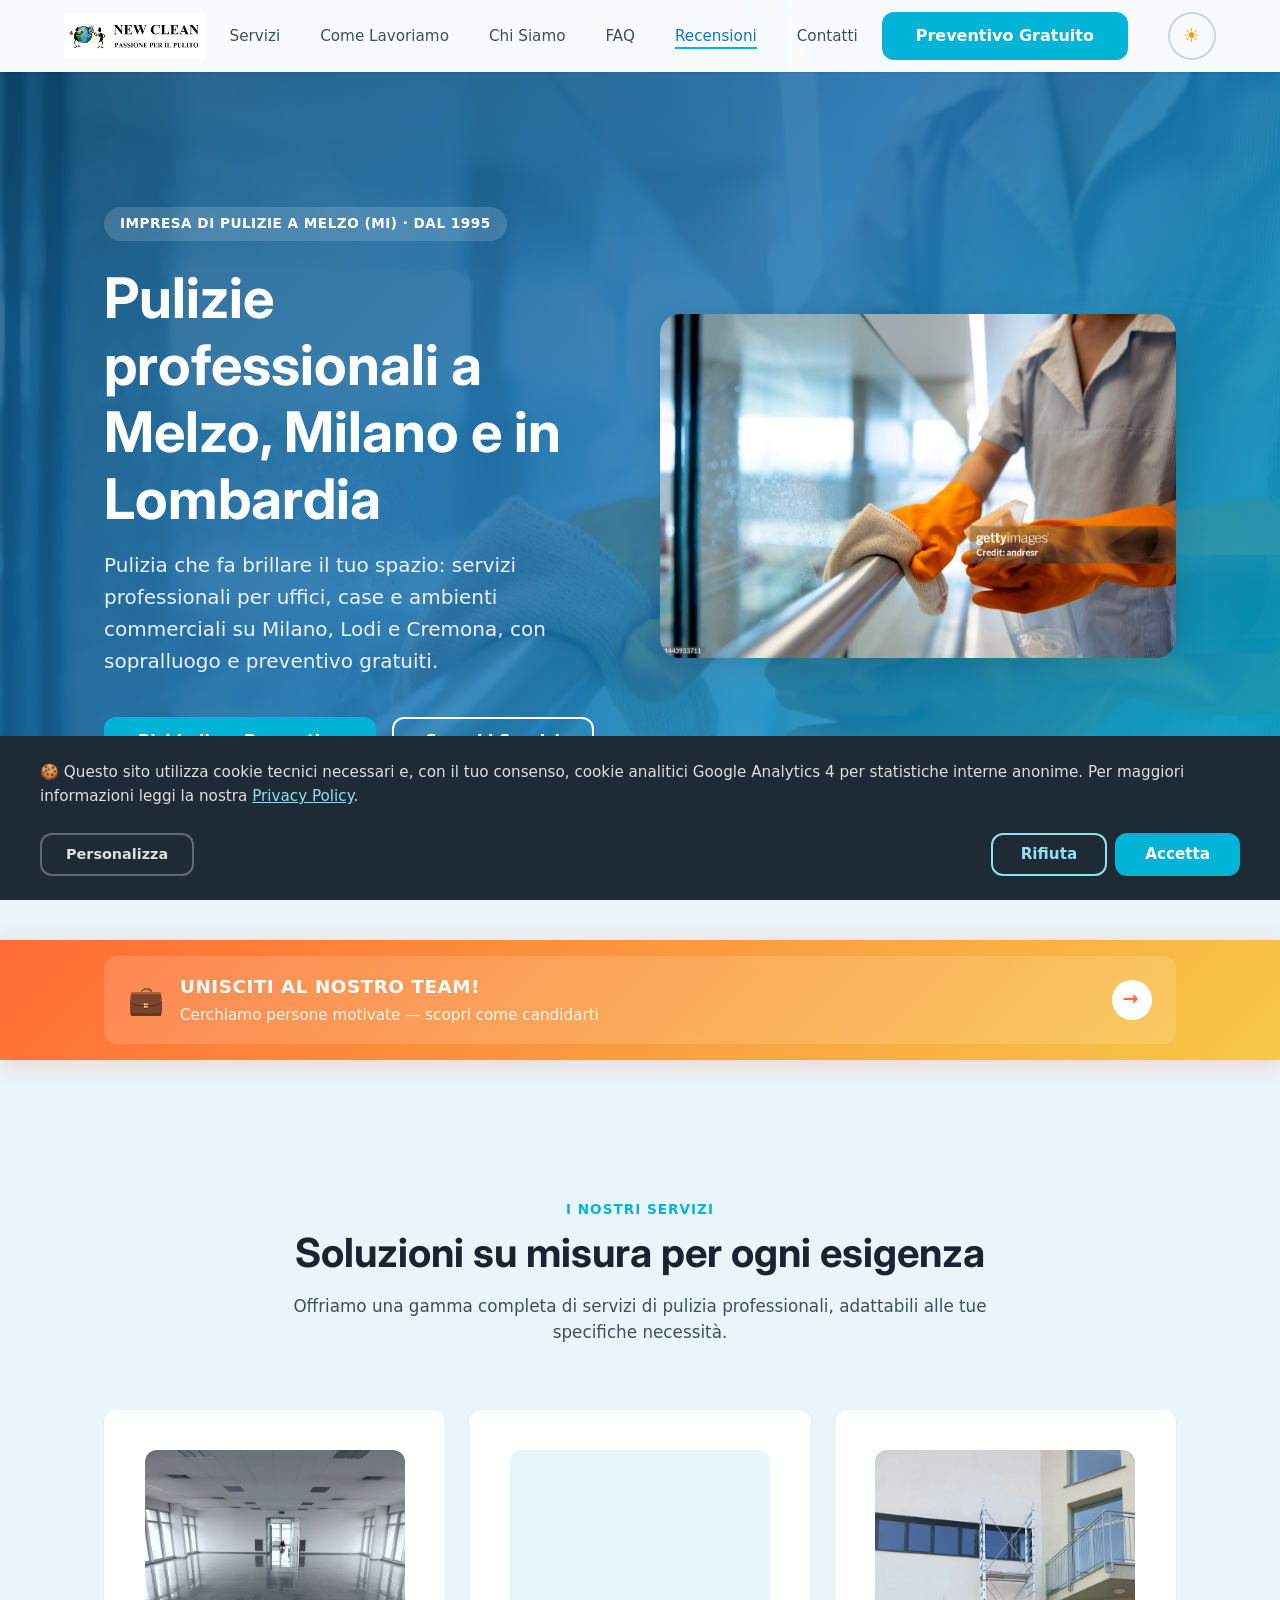
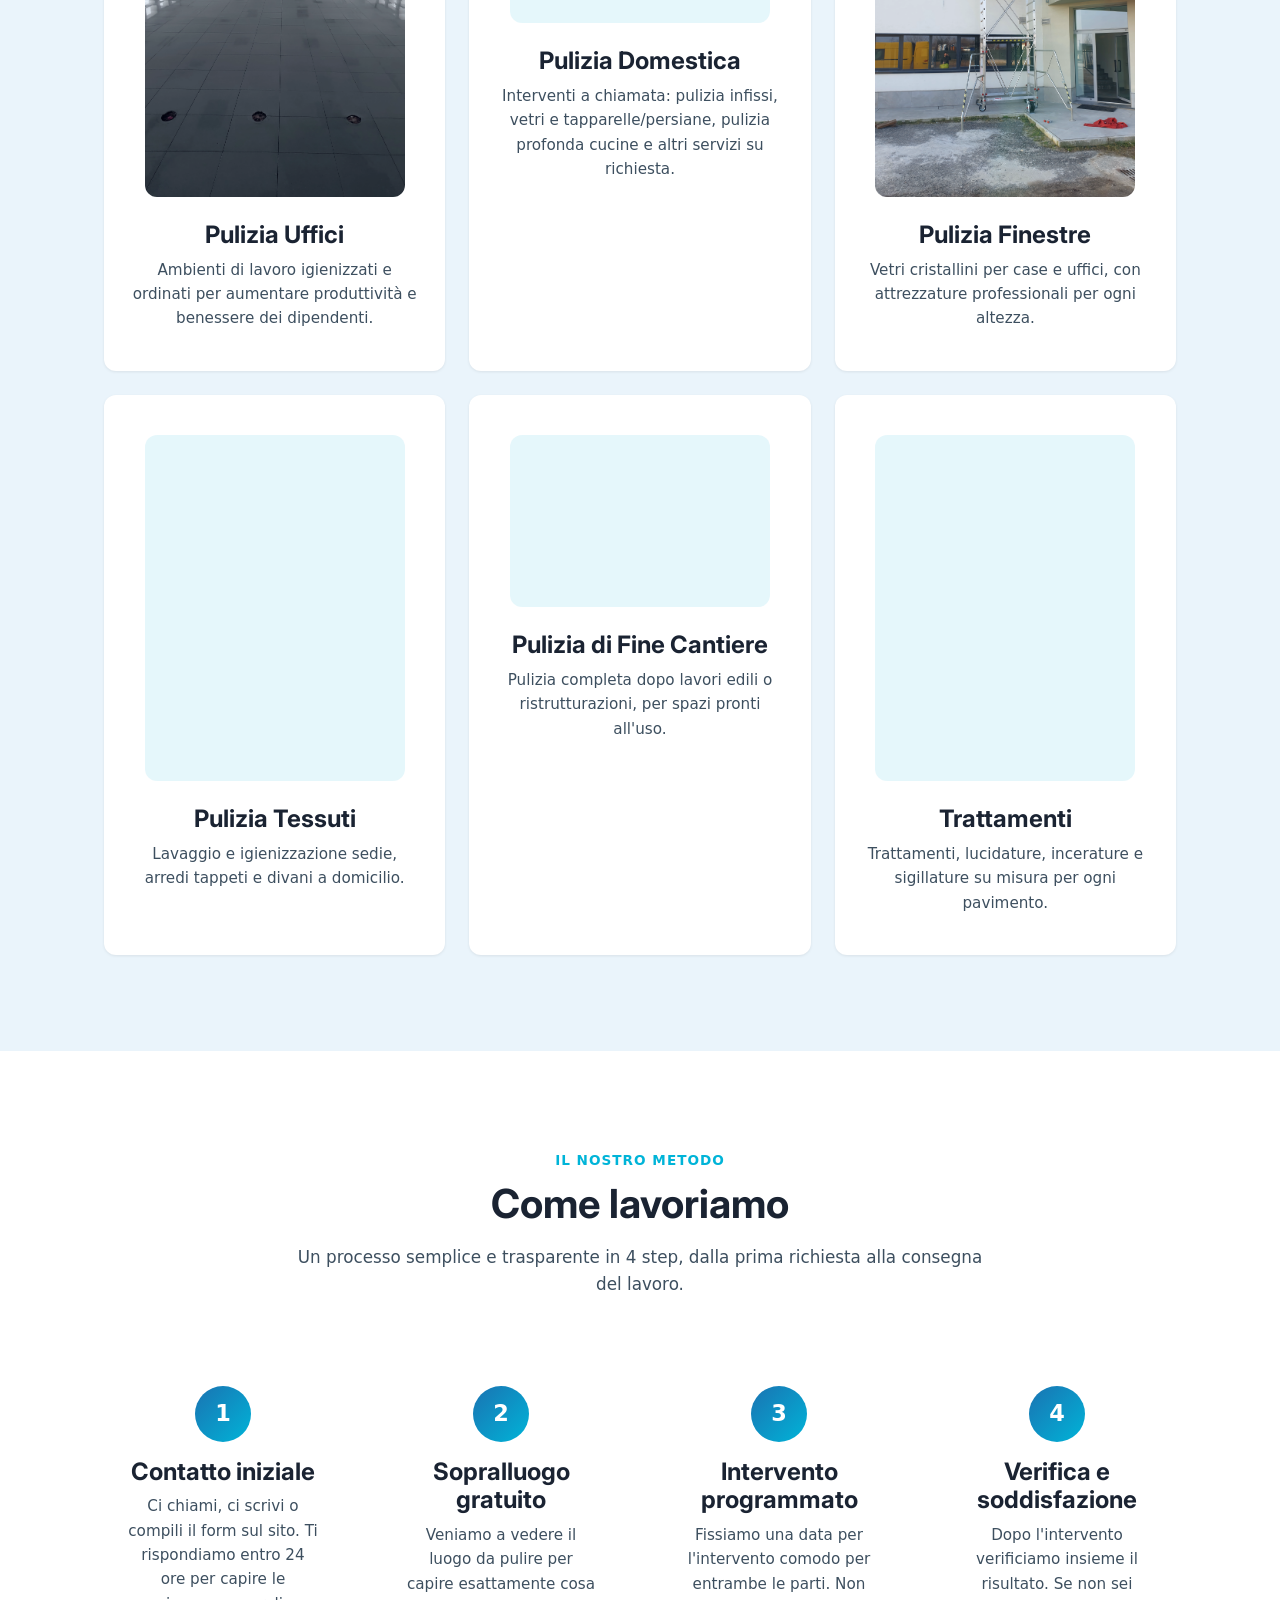
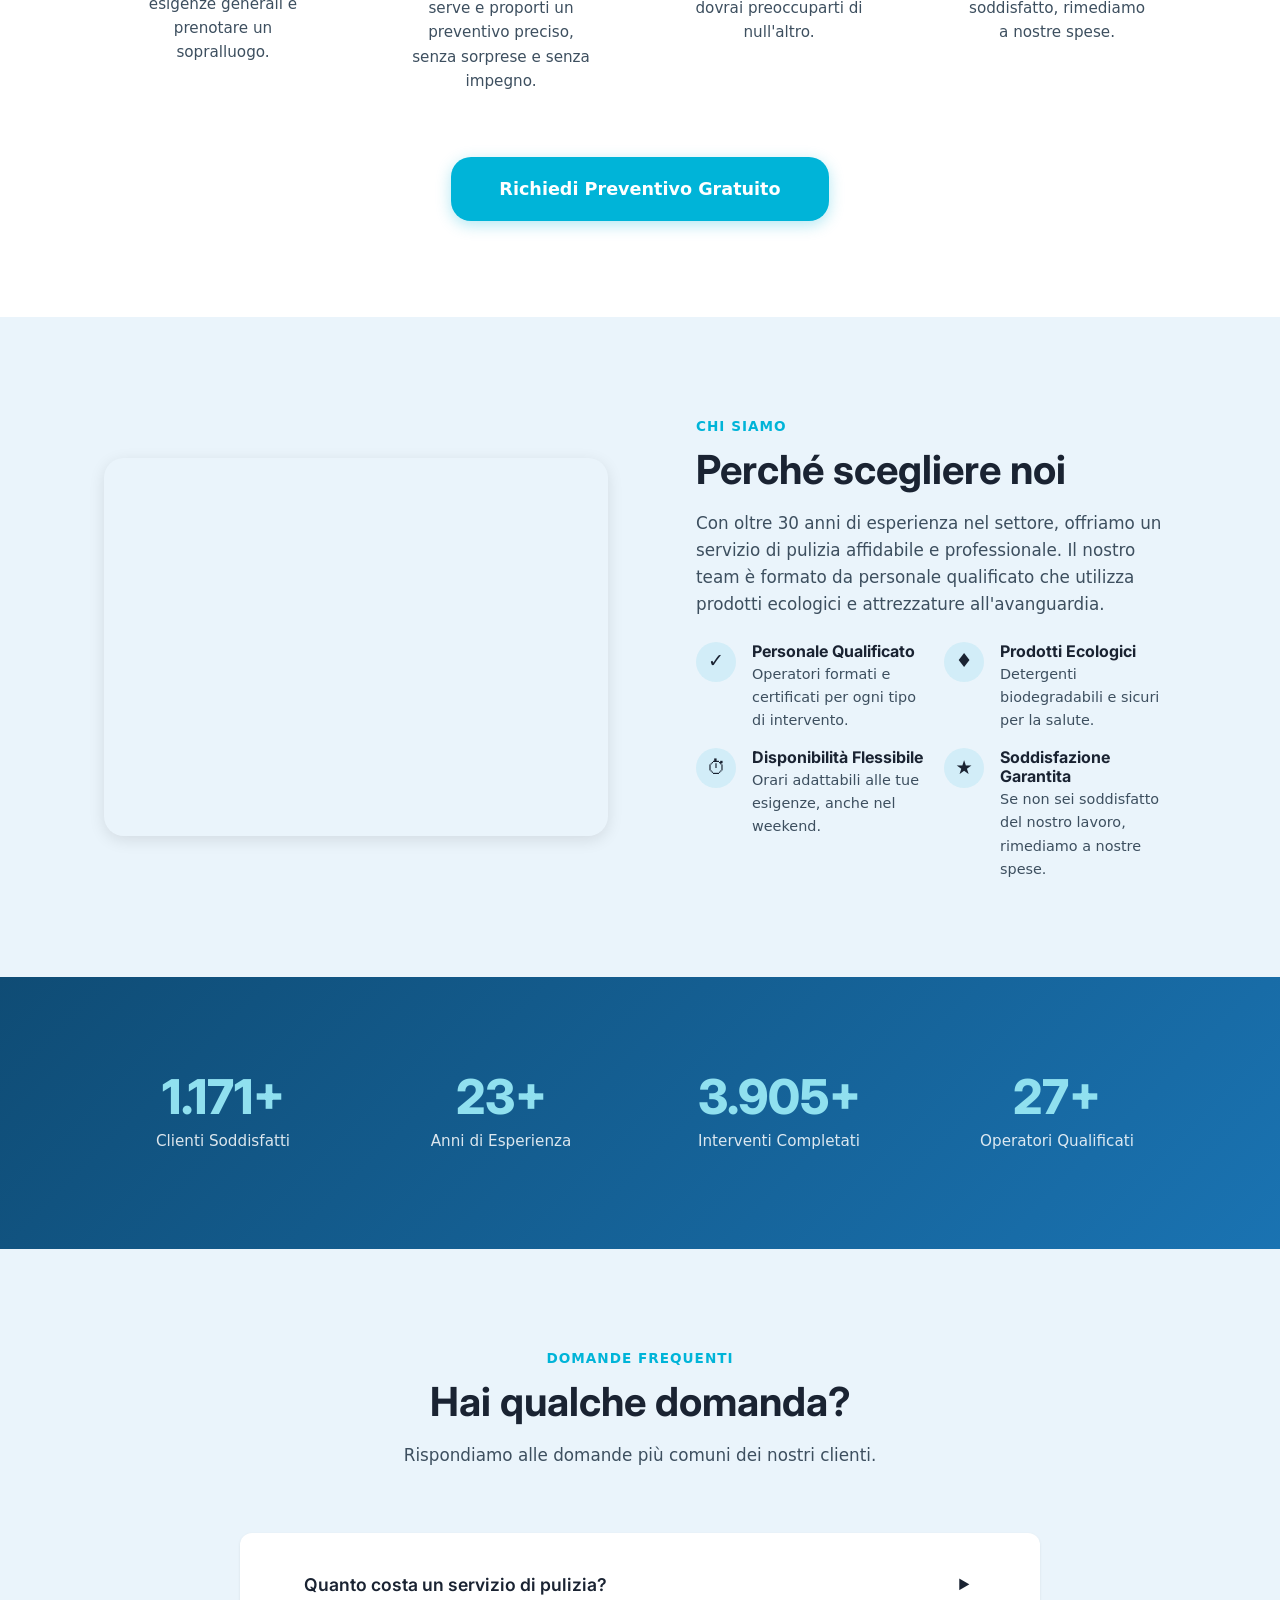
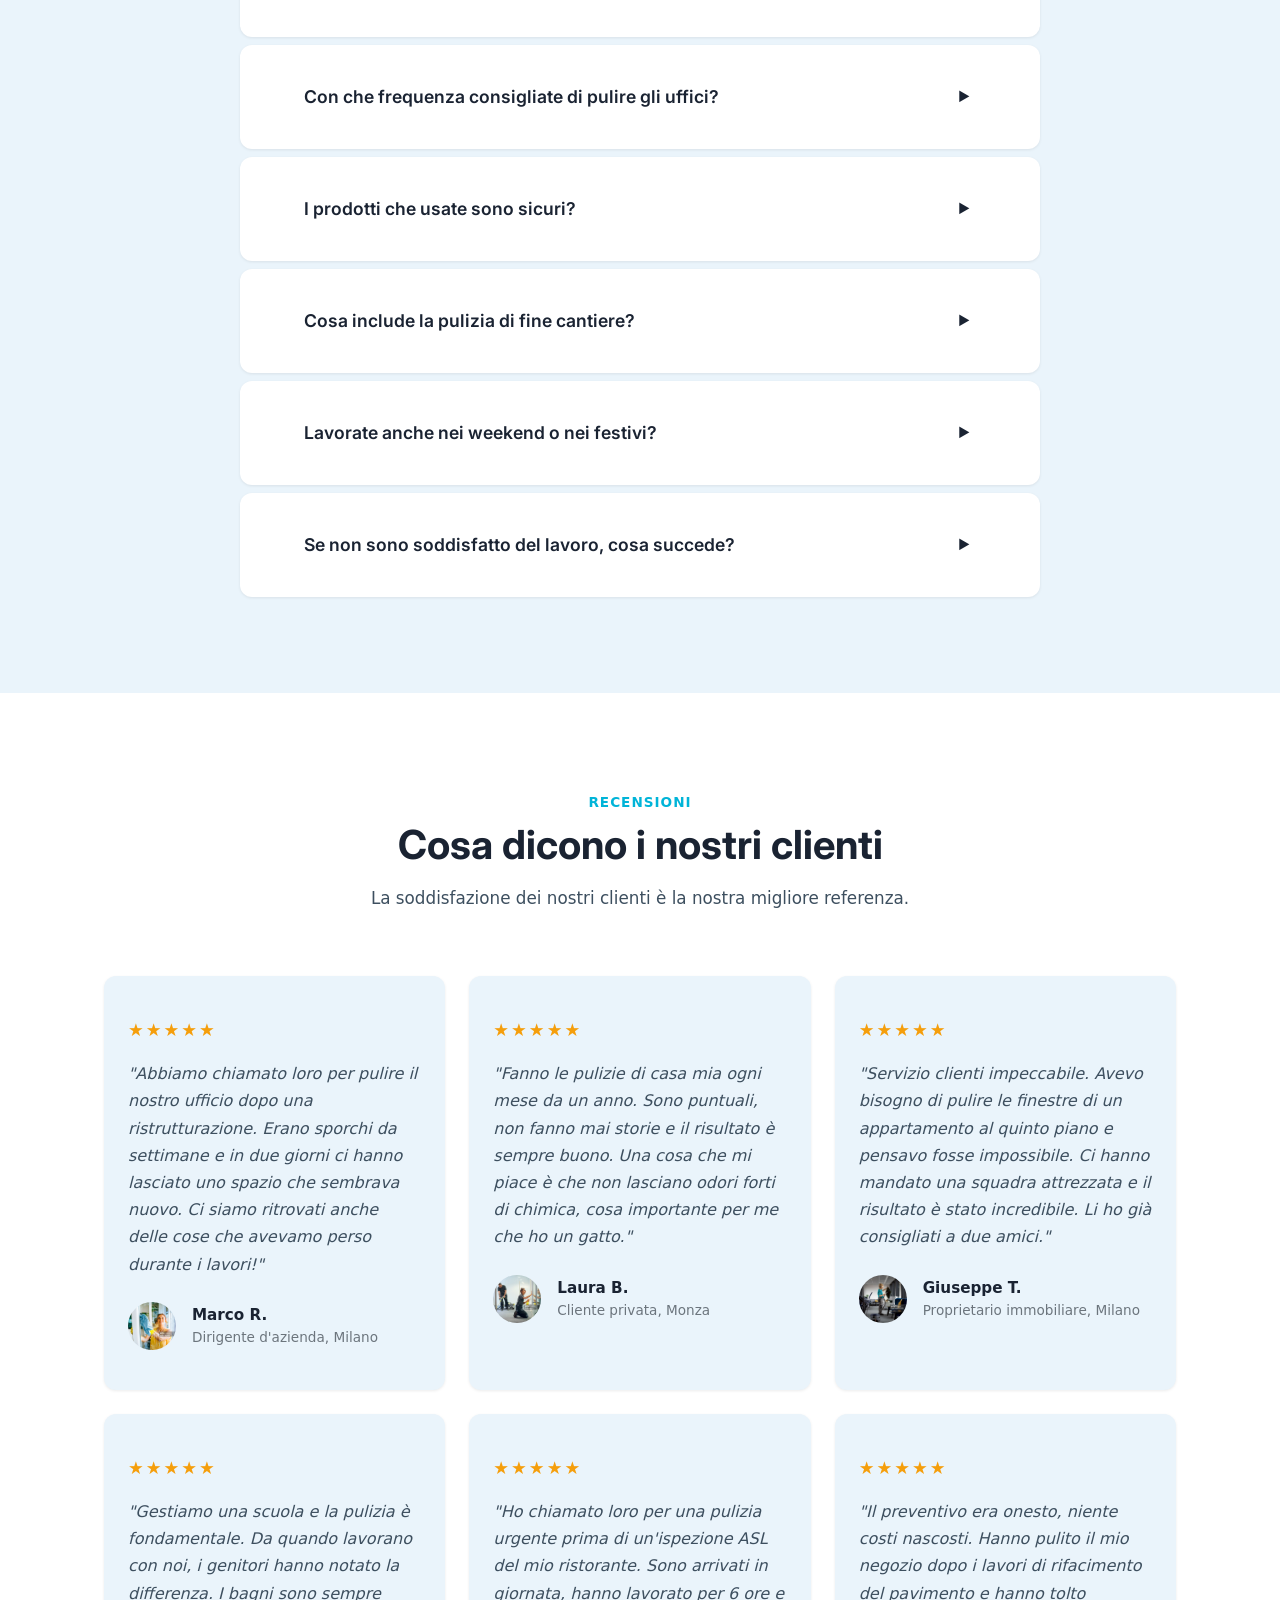
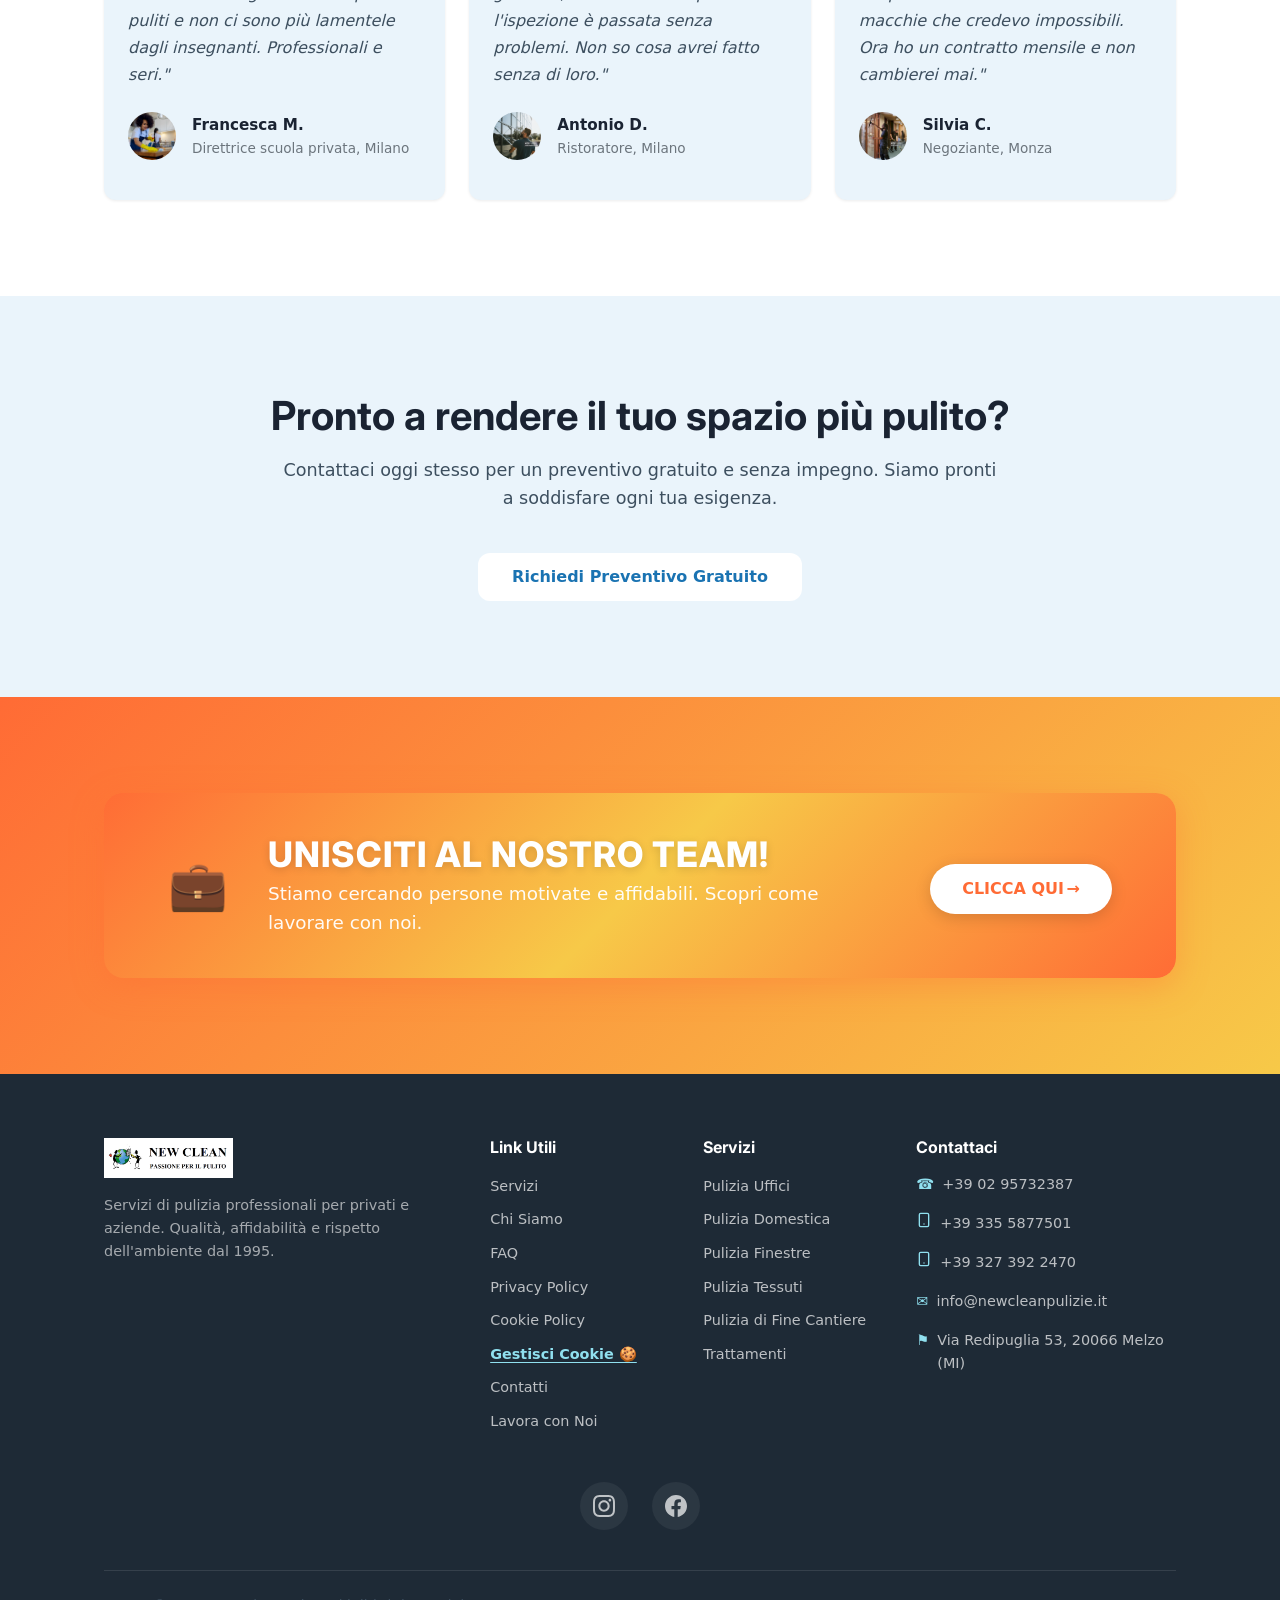
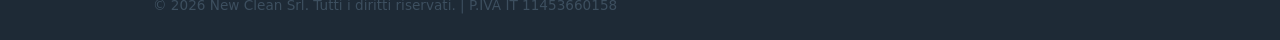
<file: index.html>
<!DOCTYPE html>
<html lang="it">
<head>
  <meta charset="UTF-8">
  <meta name="viewport" content="width=device-width, initial-scale=1.0">
  <title>New Clean S.r.l. | Impresa di Pulizie a Melzo e Milano</title>
  <meta name="description" content="New Clean S.r.l., impresa di pulizie a Melzo (MI) dal 1995: uffici, case, finestre, tessuti, fine cantiere e trattamenti pavimenti su Milano, Lodi e Cremona.">
  <meta name="robots" content="index, follow, max-image-preview:large">
  <!-- Geo meta (Local SEO) - coordinate reali di Via Redipuglia 53, Melzo -->
  <meta name="geo.region" content="IT-MI">
  <meta name="geo.placename" content="Melzo">
  <meta name="geo.position" content="45.501268;9.431000">
  <meta name="ICBM" content="45.501268, 9.431000">
  <link rel="canonical" href="https://www.newcleanpulizie.it/">

  <!-- Open Graph / Facebook -->
  <meta property="og:type" content="website">
  <meta property="og:site_name" content="New Clean S.r.l.">
  <meta property="og:locale" content="it_IT">
  <meta property="og:url" content="https://www.newcleanpulizie.it/">
  <meta property="og:title" content="New Clean S.r.l. | Impresa di Pulizie a Melzo e Milano">
  <meta property="og:description" content="Impresa di pulizie dal 1995: uffici, case, finestre, tessuti, fine cantiere e trattamenti pavimenti a Melzo, Milano, Lodi e Cremona. Via Redipuglia 53 - tel. 02 95732387.">
  <meta property="og:image" content="https://www.newcleanpulizie.it/brand_assets/hero.webp">
  <meta property="og:image:alt" content="New Clean S.r.l. - impresa di pulizie a Melzo (MI): team al lavoro in un ambiente professionale">

  <!-- Twitter Card -->
  <meta name="twitter:card" content="summary_large_image">
  <meta name="twitter:title" content="New Clean S.r.l. | Impresa di Pulizie a Melzo e Milano">
  <meta name="twitter:description" content="Impresa di pulizie dal 1995 a Melzo (MI): uffici, case, finestre, tessuti, fine cantiere e trattamenti pavimenti su Milano, Lodi e Cremona.">
  <meta name="twitter:image" content="https://www.newcleanpulizie.it/brand_assets/hero.webp">
  <meta name="twitter:image:alt" content="New Clean S.r.l. - impresa di pulizie a Melzo (MI): team al lavoro in un ambiente professionale">

  <!-- Favicon -->
  <link rel="icon" type="image/png" href="brand_assets/Nome Società x Homepage.png">
  <link rel="apple-touch-icon" href="brand_assets/Nome Società x Homepage.png">

  <!-- Preload hero image per LCP ottimizzato -->
  <link rel="preload" as="image" href="brand_assets/hero.webp" type="image/webp">

  <!-- Google Fonts: Inter (solo titoli, con display=swap) -->
  <link rel="preconnect" href="https://fonts.googleapis.com" crossorigin>
  <link rel="preconnect" href="https://fonts.gstatic.com" crossorigin>
  <link href="https://fonts.googleapis.com/css2?family=Inter:wght@600;700;800&display=swap" rel="stylesheet">

  <!-- CSS principale (non bloccante) -->
  <link rel="stylesheet" href="style.css">

  <!-- JSON-LD: grafo unico dell'entità aziendale.
       Sostituisce i vecchi blocchi Organization + LocalBusiness duplicati (che usavano lo
       stesso @id della homepage e nomi diversi tra loro). Un solo @id per entità, nome legale
       uniforme e P.IVA come identificatore univoco: sono i segnali che Google usa per
       distinguere la nostra azienda dalle altre "New Clean" esistenti in Italia. -->
  <script type="application/ld+json">
  {
    "@context": "https://schema.org",
    "@graph": [
      {
        "@type": "Organization",
        "@id": "https://www.newcleanpulizie.it/#organization",
        "name": "New Clean S.r.l.",
        "legalName": "New Clean S.r.l.",
        "alternateName": [
          "New Clean SRL",
          "New Clean S.r.l. Impresa di Pulizie",
          "New Clean S.n.c. di Sapuppo Sebastiano e Iacovelli Lucia"
        ],
        "vatID": "IT11453660158",
        "foundingDate": "1995",
        "employeeCount": 35,
        "description": "New Clean S.r.l. è un'impresa di pulizie attiva dal 1995: pulizia uffici, pulizie domestiche, finestre e vetri, lavaggio tessuti, pulizie di fine cantiere e trattamenti pavimenti. Sede operativa a Melzo (MI), sede legale a Comazzo (LO).",
        "url": "https://www.newcleanpulizie.it/",
        "logo": {
          "@type": "ImageObject",
          "url": "https://www.newcleanpulizie.it/brand_assets/Nome%20Societ%C3%A0%20x%20Homepage.png",
          "caption": "New Clean S.r.l."
        },
        "telephone": "+39 02 95732387",
        "email": "info@newcleanpulizie.it",
        "address": {
          "@type": "PostalAddress",
          "streetAddress": "Via Redipuglia 53",
          "addressLocality": "Melzo",
          "postalCode": "20066",
          "addressRegion": "MI",
          "addressCountry": "IT"
        },
        "location": [
          { "@id": "https://www.newcleanpulizie.it/#localbusiness" },
          {
            "@type": "Place",
            "name": "New Clean S.r.l. - Sede legale",
            "address": {
              "@type": "PostalAddress",
              "streetAddress": "Via Guglielmo Marconi 5",
              "addressLocality": "Comazzo",
              "postalCode": "26833",
              "addressRegion": "LO",
              "addressCountry": "IT"
            }
          }
        ],
        "subOrganization": { "@id": "https://www.newcleanpulizie.it/#localbusiness" },
        "sameAs": [
          "https://www.instagram.com/newclean_impresa_di_pulizie/"
        ]
      },
      {
        "@type": "LocalBusiness",
        "@id": "https://www.newcleanpulizie.it/#localbusiness",
        "name": "New Clean S.r.l.",
        "description": "Impresa di pulizie a Melzo (MI) dal 1995: pulizia uffici, pulizie domestiche, finestre e vetri, tessuti, fine cantiere e trattamenti pavimenti. Sopralluogo e preventivo gratuiti su Milano, Lodi, Cremona e Lombardia.",
        "url": "https://www.newcleanpulizie.it/",
        "image": "https://www.newcleanpulizie.it/brand_assets/hero.webp",
        "telephone": "+39 02 95732387",
        "email": "info@newcleanpulizie.it",
        "priceRange": "€€",
        "currenciesAccepted": "EUR",
        "parentOrganization": { "@id": "https://www.newcleanpulizie.it/#organization" },
        "address": {
          "@type": "PostalAddress",
          "streetAddress": "Via Redipuglia 53",
          "addressLocality": "Melzo",
          "postalCode": "20066",
          "addressRegion": "MI",
          "addressCountry": "IT"
        },
        "geo": {
          "@type": "GeoCoordinates",
          "latitude": "45.501268",
          "longitude": "9.431000"
        },
        "hasMap": "https://www.google.com/maps/search/?api=1&query=New%20Clean%20S.r.l.%2C%20Via%20Redipuglia%2053%2C%2020066%20Melzo%20MI",
        "openingHoursSpecification": [
          {
            "@type": "OpeningHoursSpecification",
            "dayOfWeek": ["Monday","Tuesday","Wednesday","Thursday","Friday"],
            "opens": "08:30",
            "closes": "12:00"
          },
          {
            "@type": "OpeningHoursSpecification",
            "dayOfWeek": ["Monday","Tuesday","Wednesday","Thursday","Friday"],
            "opens": "14:30",
            "closes": "17:30"
          }
        ],
        "areaServed": [
          {"@type":"AdministrativeArea","name":"Lombardia","addressCountry":"IT"},
          {"@type":"AdministrativeArea","name":"Città metropolitana di Milano","addressCountry":"IT"},
          {"@type":"AdministrativeArea","name":"Provincia di Monza e Brianza","addressCountry":"IT"},
          {"@type":"AdministrativeArea","name":"Provincia di Lodi","addressCountry":"IT"},
          {"@type":"AdministrativeArea","name":"Provincia di Cremona","addressCountry":"IT"},
          {"@type":"City","name":"Melzo","addressRegion":"MI","addressCountry":"IT"},
          {"@type":"City","name":"Milano","addressRegion":"MI","addressCountry":"IT"},
          {"@type":"City","name":"Monza","addressRegion":"MB","addressCountry":"IT"},
          {"@type":"City","name":"Lodi","addressRegion":"LO","addressCountry":"IT"},
          {"@type":"City","name":"Cremona","addressRegion":"CR","addressCountry":"IT"}
        ],
        "knowsAbout": [
          "Pulizia uffici",
          "Pulizia domestica",
          "Pulizia finestre e vetri",
          "Lavaggio tessuti e tappezzerie",
          "Pulizia di fine cantiere",
          "Trattamenti e lucidatura pavimenti",
          "Sanificazione ambienti di lavoro",
          "Prodotti biodegradabili a pH neutro"
        ],
        "keywords": "impresa di pulizie Melzo, pulizie uffici Milano, pulizie Monza e Brianza, pulizie Lodi, pulizie Cremona, pulizia fine cantiere Milano",
        "sameAs": [
          "https://www.instagram.com/newclean_impresa_di_pulizie/"
        ]
      },
      {
        "@type": "WebSite",
        "@id": "https://www.newcleanpulizie.it/#website",
        "url": "https://www.newcleanpulizie.it/",
        "name": "New Clean S.r.l.",
        "alternateName": "New Clean Impresa di Pulizie",
        "description": "Sito ufficiale di New Clean S.r.l., impresa di pulizie a Melzo (MI) al servizio di Milano, Lodi e Cremona dal 1995.",
        "inLanguage": "it-IT",
        "publisher": { "@id": "https://www.newcleanpulizie.it/#organization" },
        "about": { "@id": "https://www.newcleanpulizie.it/#localbusiness" }
      },
      {
        "@type": "WebPage",
        "@id": "https://www.newcleanpulizie.it/#webpage",
        "url": "https://www.newcleanpulizie.it/",
        "name": "New Clean S.r.l. | Impresa di Pulizie a Melzo e Milano",
        "isPartOf": { "@id": "https://www.newcleanpulizie.it/#website" },
        "about": [
          { "@id": "https://www.newcleanpulizie.it/#organization" },
          { "@id": "https://www.newcleanpulizie.it/#localbusiness" }
        ],
        "primaryImageOfPage": "https://www.newcleanpulizie.it/brand_assets/hero.webp",
        "dateModified": "2026-10-22",
        "inLanguage": "it-IT"
      }
    ]
  }
  </script>

  <!-- JSON-LD Structured Data: FAQPage -->
  <script type="application/ld+json">
  {
    "@context": "https://schema.org",
    "@type": "FAQPage",
    "@id": "https://www.newcleanpulizie.it/#faqpage",
    "mainEntity": [
      {
        "@type": "Question",
        "name": "Quanto costa un servizio di pulizia?",
        "acceptedAnswer": {
          "@type": "Answer",
          "text": "I prezzi variano in base al tipo di servizio, alla superficie e alla frequenza. Tutti i nostri preventivi vengono effettuati solo dopo aver effettuato un sopralluogo gratuito e senza impegno per garantire coerenza e professionalità. Contattaci per una quotazione precisa."
        }
      },
      {
        "@type": "Question",
        "name": "Con che frequenza consigliate di pulire gli uffici?",
        "acceptedAnswer": {
          "@type": "Answer",
          "text": "La maggior parte dei nostri clienti per gli uffici sceglie una pulizia giornaliera con pulizie periodiche più mirate. Per spazi più piccoli o con poco traffico, una volta a settimana può bastare. Ti sapremo consigliare meglio in fase di sopralluogo."
        }
      },
      {
        "@type": "Question",
        "name": "I prodotti che usate sono sicuri?",
        "acceptedAnswer": {
          "@type": "Answer",
          "text": "Sì, utilizziamo principalmente prodotti biodegradabili e certificati. Utilizziamo prodotti professionali con pH neutro per garantire un alto grado di pulizia senza rovinare le superfici."
        }
      },
      {
        "@type": "Question",
        "name": "Cosa include la pulizia di fine cantiere?",
        "acceptedAnswer": {
          "@type": "Answer",
          "text": "Comprende la rimozione di polvere e residui di cantiere da tutte le superfici, pulizia profonda dei pavimenti con macchinari, lavaggio infissi, vetri e tapparelle/persiane, igienizzazione bagni e cucine. In pratica, lasciamo lo spazio pronto per essere abitato o arredato."
        }
      },
      {
        "@type": "Question",
        "name": "Lavorate anche nei weekend o nei festivi?",
        "acceptedAnswer": {
          "@type": "Answer",
          "text": "Sì. I nostri uffici rispondono dal lunedì al venerdì, 8:30-12:00 e 14:30-17:30; gli interventi però li programmiamo anche il sabato e, in casi estremamente eccezionali, la domenica per i locali commerciali che non possono essere disturbati durante la settimana. Il prezzo di intervento può subire un sovrapprezzo."
        }
      },
      {
        "@type": "Question",
        "name": "Se non sono soddisfatto del lavoro, cosa succede?",
        "acceptedAnswer": {
          "@type": "Answer",
          "text": "La tua soddisfazione viene prima di tutto. Se dopo il nostro intervento riscontri problemi, organizziamo un ulteriore intervento per risolvere a spese nostre."
        }
      }
    ]
  }
  </script>

  <!-- Il nodo WebSite e il nodo WebPage sono dentro il @graph in alto (evita duplicati e
       puntatori SearchAction verso una ricerca che nel sito non esiste). -->


  <!-- JSON-LD Structured Data: Service (Pulizia Uffici) -->
  <script type="application/ld+json">
  {
    "@context": "https://schema.org",
    "@type": "Service",
    "name": "Servizio di pulizia uffici a Milano, Monza, Lodi e Cremona",
    "serviceType": "Pulizia Uffici",
    "url": "https://www.newcleanpulizie.it/#servizi",
    "provider": { "@id": "https://www.newcleanpulizie.it/#localbusiness" },
    "areaServed": [
      {"@type":"AdministrativeArea","name":"Lombardia","addressCountry":"IT"},
      {"@type":"AdministrativeArea","name":"Città metropolitana di Milano","addressCountry":"IT"},
      {"@type":"AdministrativeArea","name":"Provincia di Monza e Brianza","addressCountry":"IT"},
      {"@type":"AdministrativeArea","name":"Provincia di Lodi","addressCountry":"IT"},
      {"@type":"AdministrativeArea","name":"Provincia di Cremona","addressCountry":"IT"},
      {"@type":"City","name":"Melzo","addressRegion":"MI","addressCountry":"IT"},
      {"@type":"City","name":"Milano","addressRegion":"MI","addressCountry":"IT"},
      {"@type":"City","name":"Monza","addressRegion":"MB","addressCountry":"IT"},
      {"@type":"City","name":"Lodi","addressRegion":"LO","addressCountry":"IT"},
      {"@type":"City","name":"Cremona","addressRegion":"CR","addressCountry":"IT"}
    ],
    "description": "Servizio di pulizia professionale per uffici e ambienti di lavoro a Milano e provincia. Aumentiamo produttività e benessere dei dipendenti con ambienti igienizzati e ordinati.",
    "hasOfferCatalog": {
      "@type": "OfferCatalog",
      "name": "Servizi di Pulizia Uffici",
      "itemListElement": [
        {
          "@type": "Offer",
          "itemOffered": {
            "@type": "Service",
            "name": "Pulizia ordinaria uffici"
          }
        },
        {
          "@type": "Offer",
          "itemOffered": {
            "@type": "Service",
            "name": "Pulizia profonda uffici"
          }
        },
        {
          "@type": "Offer",
          "itemOffered": {
            "@type": "Service",
            "name": "Igienizzazione post-lavori"
          }
        }
      ]
    }
  }
  </script>

  <!-- JSON-LD Structured Data: Service (Pulizia Domestica) -->
  <script type="application/ld+json">
  {
    "@context": "https://schema.org",
    "@type": "Service",
    "name": "Servizio di pulizie domestiche a domicilio a Melzo, Milano, Monza, Lodi e Cremona",
    "serviceType": "Pulizia Domestica",
    "url": "https://www.newcleanpulizie.it/#servizi",
    "provider": { "@id": "https://www.newcleanpulizie.it/#localbusiness" },
    "areaServed": [
      {"@type":"AdministrativeArea","name":"Lombardia","addressCountry":"IT"},
      {"@type":"AdministrativeArea","name":"Città metropolitana di Milano","addressCountry":"IT"},
      {"@type":"AdministrativeArea","name":"Provincia di Monza e Brianza","addressCountry":"IT"},
      {"@type":"AdministrativeArea","name":"Provincia di Lodi","addressCountry":"IT"},
      {"@type":"AdministrativeArea","name":"Provincia di Cremona","addressCountry":"IT"},
      {"@type":"City","name":"Melzo","addressRegion":"MI","addressCountry":"IT"},
      {"@type":"City","name":"Milano","addressRegion":"MI","addressCountry":"IT"},
      {"@type":"City","name":"Monza","addressRegion":"MB","addressCountry":"IT"},
      {"@type":"City","name":"Lodi","addressRegion":"LO","addressCountry":"IT"},
      {"@type":"City","name":"Cremona","addressRegion":"CR","addressCountry":"IT"}
    ],
    "description": "Servizio di pulizia domestica professionale a domicilio: infissi, vetri, tapparelle/persiane, pulizia profonda cucine. Disponibile su Melzo, Milano, Monza e provincia.",
    "hasOfferCatalog": {
      "@type": "OfferCatalog",
      "name": "Pulizia Domestica",
      "itemListElement": [
        {
          "@type": "Offer",
          "itemOffered": {
            "@type": "Service",
            "name": "Pulizia infissi e vetri"
          }
        },
        {
          "@type": "Offer",
          "itemOffered": {
            "@type": "Service",
            "name": "Pulizia profonda cucine"
          }
        },
        {
          "@type": "Offer",
          "itemOffered": {
            "@type": "Service",
            "name": "Lavaggio tapparelle e persiane"
          }
        }
      ]
    }
  }
  </script>

  <!-- JSON-LD Structured Data: Service (Pulizia Finestre) -->
  <script type="application/ld+json">
  {
    "@context": "https://schema.org",
    "@type": "Service",
    "name": "Servizio di pulizia finestre e vetri a Milano, Monza, Lodi e Cremona",
    "serviceType": "Pulizia Finestre",
    "url": "https://www.newcleanpulizie.it/#servizi",
    "provider": { "@id": "https://www.newcleanpulizie.it/#localbusiness" },
    "areaServed": [
      {"@type":"AdministrativeArea","name":"Lombardia","addressCountry":"IT"},
      {"@type":"AdministrativeArea","name":"Città metropolitana di Milano","addressCountry":"IT"},
      {"@type":"AdministrativeArea","name":"Provincia di Monza e Brianza","addressCountry":"IT"},
      {"@type":"AdministrativeArea","name":"Provincia di Lodi","addressCountry":"IT"},
      {"@type":"AdministrativeArea","name":"Provincia di Cremona","addressCountry":"IT"},
      {"@type":"City","name":"Melzo","addressRegion":"MI","addressCountry":"IT"},
      {"@type":"City","name":"Milano","addressRegion":"MI","addressCountry":"IT"},
      {"@type":"City","name":"Monza","addressRegion":"MB","addressCountry":"IT"},
      {"@type":"City","name":"Lodi","addressRegion":"LO","addressCountry":"IT"},
      {"@type":"City","name":"Cremona","addressRegion":"CR","addressCountry":"IT"}
    ],
    "description": "Pulizia finestre professionale con attrezzature per ogni altezza. Vetri cristallini per case e uffici a Milano, Melzo, Monza e provincia.",
    "hasOfferCatalog": {
      "@type": "OfferCatalog",
      "name": "Pulizia Finestre",
      "itemListElement": [
        {
          "@type": "Offer",
          "itemOffered": {
            "@type": "Service",
            "name": "Pulizia finestre residenziali"
          }
        },
        {
          "@type": "Offer",
          "itemOffered": {
            "@type": "Service",
            "name": "Pulizia vetri commerciali"
          }
        },
        {
          "@type": "Offer",
          "itemOffered": {
            "@type": "Service",
            "name": "Pulizia finestre alte e facciate"
          }
        }
      ]
    }
  }
  </script>

  <!-- JSON-LD Structured Data: Service (Pulizia Tessuti) -->
  <script type="application/ld+json">
  {
    "@context": "https://schema.org",
    "@type": "Service",
    "name": "Servizio di lavaggio e igienizzazione tessuti, tappeti e divani a domicilio",
    "serviceType": "Pulizia Tessuti",
    "url": "https://www.newcleanpulizie.it/#servizi",
    "provider": { "@id": "https://www.newcleanpulizie.it/#localbusiness" },
    "areaServed": [
      {"@type":"AdministrativeArea","name":"Lombardia","addressCountry":"IT"},
      {"@type":"AdministrativeArea","name":"Città metropolitana di Milano","addressCountry":"IT"},
      {"@type":"AdministrativeArea","name":"Provincia di Monza e Brianza","addressCountry":"IT"},
      {"@type":"AdministrativeArea","name":"Provincia di Lodi","addressCountry":"IT"},
      {"@type":"AdministrativeArea","name":"Provincia di Cremona","addressCountry":"IT"},
      {"@type":"City","name":"Melzo","addressRegion":"MI","addressCountry":"IT"},
      {"@type":"City","name":"Milano","addressRegion":"MI","addressCountry":"IT"},
      {"@type":"City","name":"Monza","addressRegion":"MB","addressCountry":"IT"},
      {"@type":"City","name":"Lodi","addressRegion":"LO","addressCountry":"IT"},
      {"@type":"City","name":"Cremona","addressRegion":"CR","addressCountry":"IT"}
    ],
    "description": "Lavaggio e igienizzazione sedie, arredi, tappeti e divani a domicilio. Servizio completo su Melzo, Milano, Monza e provincia.",
    "hasOfferCatalog": {
      "@type": "OfferCatalog",
      "name": "Pulizia Tessuti e Arredi",
      "itemListElement": [
        {
          "@type": "Offer",
          "itemOffered": {
            "@type": "Service",
            "name": "Lavaggio divani"
          }
        },
        {
          "@type": "Offer",
          "itemOffered": {
            "@type": "Service",
            "name": "Igienizzazione tappeti"
          }
        },
        {
          "@type": "Offer",
          "itemOffered": {
            "@type": "Service",
            "name": "Lavaggio sedie ufficio"
          }
        }
      ]
    }
  }
  </script>

  <!-- JSON-LD Structured Data: Service (Pulizia Fine Cantiere) -->
  <script type="application/ld+json">
  {
    "@context": "https://schema.org",
    "@type": "Service",
    "name": "Servizio di pulizia di fine cantiere e post-operam a Milano, Monza, Lodi e Cremona",
    "serviceType": "Pulizia Fine Cantiere",
    "url": "https://www.newcleanpulizie.it/#servizi",
    "provider": { "@id": "https://www.newcleanpulizie.it/#localbusiness" },
    "areaServed": [
      {"@type":"AdministrativeArea","name":"Lombardia","addressCountry":"IT"},
      {"@type":"AdministrativeArea","name":"Città metropolitana di Milano","addressCountry":"IT"},
      {"@type":"AdministrativeArea","name":"Provincia di Monza e Brianza","addressCountry":"IT"},
      {"@type":"AdministrativeArea","name":"Provincia di Lodi","addressCountry":"IT"},
      {"@type":"AdministrativeArea","name":"Provincia di Cremona","addressCountry":"IT"},
      {"@type":"City","name":"Melzo","addressRegion":"MI","addressCountry":"IT"},
      {"@type":"City","name":"Milano","addressRegion":"MI","addressCountry":"IT"},
      {"@type":"City","name":"Monza","addressRegion":"MB","addressCountry":"IT"},
      {"@type":"City","name":"Lodi","addressRegion":"LO","addressCountry":"IT"},
      {"@type":"City","name":"Cremona","addressRegion":"CR","addressCountry":"IT"}
    ],
    "description": "Pulizia professionale post-operam e fine cantiere a Milano. Rimozione polvere e residui, pulizia profonda pavimenti, infissi, vetri. Spazi pronti all'uso.",
    "hasOfferCatalog": {
      "@type": "OfferCatalog",
      "name": "Pulizia Fine Cantiere",
      "itemListElement": [
        {
          "@type": "Offer",
          "itemOffered": {
            "@type": "Service",
            "name": "Pulizia post-ristrutturazione"
          }
        },
        {
          "@type": "Offer",
          "itemOffered": {
            "@type": "Service",
            "name": "Rimozione residui edili"
          }
        },
        {
          "@type": "Offer",
          "itemOffered": {
            "@type": "Service",
            "name": "Pulizia profonda pavimenti"
          }
        }
      ]
    }
  }
  </script>

  <!-- JSON-LD Structured Data: Service (Trattamenti Pavimenti) -->
  <script type="application/ld+json">
  {
    "@context": "https://schema.org",
    "@type": "Service",
    "name": "Servizio di trattamenti, lucidatura e inceratura pavimenti a domicilio",
    "serviceType": "Trattamenti Pavimenti",
    "url": "https://www.newcleanpulizie.it/#servizi",
    "provider": { "@id": "https://www.newcleanpulizie.it/#localbusiness" },
    "areaServed": [
      {"@type":"AdministrativeArea","name":"Lombardia","addressCountry":"IT"},
      {"@type":"AdministrativeArea","name":"Città metropolitana di Milano","addressCountry":"IT"},
      {"@type":"AdministrativeArea","name":"Provincia di Monza e Brianza","addressCountry":"IT"},
      {"@type":"AdministrativeArea","name":"Provincia di Lodi","addressCountry":"IT"},
      {"@type":"AdministrativeArea","name":"Provincia di Cremona","addressCountry":"IT"},
      {"@type":"City","name":"Melzo","addressRegion":"MI","addressCountry":"IT"},
      {"@type":"City","name":"Milano","addressRegion":"MI","addressCountry":"IT"},
      {"@type":"City","name":"Monza","addressRegion":"MB","addressCountry":"IT"},
      {"@type":"City","name":"Lodi","addressRegion":"LO","addressCountry":"IT"},
      {"@type":"City","name":"Cremona","addressRegion":"CR","addressCountry":"IT"}
    ],
    "description": "Trattamenti, lucidature, incerature e sigillature su misura per ogni pavimento. Pavimenti professionali rigenerati a domicilio o in azienda.",
    "hasOfferCatalog": {
      "@type": "OfferCatalog",
      "name": "Trattamenti Pavimenti",
      "itemListElement": [
        {
          "@type": "Offer",
          "itemOffered": {
            "@type": "Service",
            "name": "Lucidatura pavimenti"
          }
        },
        {
          "@type": "Offer",
          "itemOffered": {
            "@type": "Service",
            "name": "Inceratura pavimenti"
          }
        },
        {
          "@type": "Offer",
          "itemOffered": {
            "@type": "Service",
            "name": "Sigillatura pavimenti"
          }
        }
      ]
    }
  }
  </script>

  <!-- Rimoso il blocco AggregateRating: Google vieta le recensioni "self-serving" (quelle che
       l'azienda scrive su se stessa). Le testimonianze restano visibili in pagina ma senza
       markup, per non rischiare una manual action sui risultati arricchiti. Rimoso anche il
       nodo Article che duplicava la FAQPage. -->

</head>
<body>

  <!-- Skip to content (accessibilità tastiera) -->
  <a href="#main-content" class="skip-link">Vai al contenuto principale</a>

  <!-- ============================================
       HEADER / NAVIGAZIONE
       ============================================ -->
  <header class="header" role="banner">
    <div class="header__inner">
      <a href="index.html" class="header__logo" aria-label="Torna alla homepage">
        <img src="brand_assets/Nome Società x Homepage.png" alt="New Clean S.r.l. - impresa di pulizie a Melzo (MI)" width="160" height="44" loading="eager" decoding="async">
      </a>

      <!-- Desktop Navigation -->
      <nav class="nav" aria-label="Navigazione principale">
        <ul class="nav__list">
          <li><a href="#servizi" class="nav__link" data-section="servizi">Servizi</a></li>
          <li><a href="#come-lavoriamo" class="nav__link" data-section="come-lavoriamo">Come Lavoriamo</a></li>
          <li><a href="#chi-siamo" class="nav__link" data-section="chi-siamo">Chi Siamo</a></li>
          <li><a href="#faq" class="nav__link" data-section="faq">FAQ</a></li>
          <li><a href="#testimonianze" class="nav__link" data-section="testimonianze">Recensioni</a></li>
          <li><a href="contatti.html" class="nav__link">Contatti</a></li>
        </ul>
      </nav>

      <a href="contatti.html" class="btn btn-primary header__cta">Preventivo Gratuito</a>

      <!-- Hamburger Menu (Mobile) -->
      <button class="hamburger" aria-label="Apri menu di navigazione" aria-expanded="false" aria-controls="mobile-menu">
        <span class="hamburger__line"></span>
        <span class="hamburger__line"></span>
        <span class="hamburger__line"></span>
      </button>

      <!-- Theme Toggle -->
      <button class="theme-toggle" aria-label="Cambia tema chiaro/scuro">
        <span class="theme-toggle__sun">&#9728;</span>
        <span class="theme-toggle__moon">&#9790;</span>
      </button>
    </div>
  </header>

  <!-- Mobile Menu Overlay -->
  <div class="mobile-menu" id="mobile-menu" role="dialog" aria-label="Menu di navigazione">
    <a href="#servizi" class="mobile-menu__link">Servizi</a>
    <a href="#come-lavoriamo" class="mobile-menu__link">Come Lavoriamo</a>
    <a href="#chi-siamo" class="mobile-menu__link">Chi Siamo</a>
    <a href="#faq" class="mobile-menu__link">FAQ</a>
    <a href="#testimonianze" class="mobile-menu__link">Recensioni</a>
    <a href="contatti.html" class="mobile-menu__link">Contatti</a>
    <a href="lavora-con-noi.html" class="mobile-menu__link">Lavora con Noi</a>
    <a href="contatti.html" class="btn btn-primary mobile-menu__cta">Preventivo Gratuito</a>
  </div>

  <!-- ============================================
       CONTENUTO PRINCIPALE (accessibilità skip-link)
       ============================================ -->
  <main id="main-content">

  <!-- ============================================
       HERO SECTION
       ============================================ -->
  <section class="hero" aria-label="Sezione introduttiva">
    <div class="hero__bg" aria-hidden="true"></div>

    <div class="container">
      <div class="hero__content">
        <div class="hero__text">
          <span class="hero__badge">Impresa di pulizie a Melzo (MI) &middot; dal 1995</span>
          <h1 class="hero__title">Pulizie professionali a Melzo, Milano e in Lombardia</h1>
          <p class="hero__subtitle">Pulizia che fa brillare il tuo spazio: servizi professionali per uffici, case e ambienti commerciali su Milano, Lodi e Cremona, con sopralluogo e preventivo gratuiti.</p>
          <div class="hero__actions">
            <a href="contatti.html" class="btn btn-primary">Richiedi un Preventivo</a>
            <a href="#servizi" class="btn btn-secondary">Scopri i Servizi</a>
          </div>
        </div>

        <div class="hero__image-wrapper">
          <img src="brand_assets/hero.webp" alt="Team di pulizia professionale all'opera" width="600" height="500" loading="eager" decoding="async">
        </div>
      </div>
    </div>
  </section>

  <!-- ============================================
       BANNER RICRUiting COMPATTO (in alto)
       ============================================ -->
  <div class="recruit-banner-compact" aria-label="Lavora con noi">
    <div class="container">
      <a href="lavora-con-noi.html" class="recruit-banner-compact__inner fade-in" role="link" tabindex="0" aria-label="Lavora con noi - Clicca per candidarti">
        <span class="recruit-banner-compact__icon" aria-hidden="true">&#128188;</span>
        <div class="recruit-banner-compact__text">
          <strong class="recruit-banner-compact__title">UNISCITI AL NOSTRO TEAM!</strong>
          <span class="recruit-banner-compact__desc">Cerchiamo persone motivate — scopri come candidarti</span>
        </div>
        <span class="recruit-banner-compact__cta"><span class="arrow">→</span></span>
      </a>
    </div>
  </div>

  <!-- ============================================
       SEZIONE SERVIZI
       ============================================ -->
  <section class="services section-padding" id="servizi" aria-labelledby="servizi-titolo">
    <div class="container">
      <header class="section-header fade-in">
        <span class="section-header__label">I Nostri Servizi</span>
        <h2 class="section-header__title" id="servizi-titolo">Soluzioni su misura per ogni esigenza</h2>
        <p class="section-header__desc">Offriamo una gamma completa di servizi di pulizia professionali, adattabili alle tue specifiche necessità.</p>
      </header>

      <div class="services__grid">
        <!-- Card 1 -->
        <article class="service-card fade-in">
          <div class="service-card__icon">
            <img src="brand_assets/service-1.webp" alt="Pulizia professionale di uffici e ambienti di lavoro a Milano" loading="lazy" decoding="async">
          </div>
          <h3 class="service-card__title">Pulizia Uffici</h3>
          <p class="service-card__desc">Ambienti di lavoro igienizzati e ordinati per aumentare produttività e benessere dei dipendenti.</p>
        </article>

        <!-- Card 2 -->
        <article class="service-card fade-in">
          <div class="service-card__icon">
            <img src="brand_assets/service-2.webp" alt="Pulizia domestica professionale a Milano: infissi, vetri, pulizia profonda cucine" loading="lazy" decoding="async">
          </div>
          <h3 class="service-card__title">Pulizia Domestica</h3>
          <p class="service-card__desc">Interventi a chiamata: pulizia infissi, vetri e tapparelle/persiane, pulizia profonda cucine e altri servizi su richiesta.</p>
        </article>

        <!-- Card 3 -->
        <article class="service-card fade-in">
          <div class="service-card__icon">
            <img src="brand_assets/service-3.webp" alt="Pulizia finestre professionale con attrezzature per ogni altezza a Milano" loading="lazy" decoding="async">
          </div>
          <h3 class="service-card__title">Pulizia Finestre</h3>
          <p class="service-card__desc">Vetri cristallini per case e uffici, con attrezzature professionali per ogni altezza.</p>
        </article>

        <!-- Card 4 -->
        <article class="service-card fade-in">
          <div class="service-card__icon">
            <img src="brand_assets/service-4.webp" alt="Lavaggio e igienizzazione tessuti, tappeti, arredi e divani a domicilio a Milano" loading="lazy" decoding="async">
          </div>
          <h3 class="service-card__title">Pulizia Tessuti</h3>
          <p class="service-card__desc">Lavaggio e igienizzazione sedie, arredi tappeti e divani a domicilio.</p>
        </article>

        <!-- Card 5 -->
        <article class="service-card fade-in">
          <div class="service-card__icon">
            <img src="brand_assets/service-5.webp" alt="Pulizia professionale post-operam e fine cantiere a Milano" loading="lazy" decoding="async">
          </div>
          <h3 class="service-card__title">Pulizia di Fine Cantiere</h3>
          <p class="service-card__desc">Pulizia completa dopo lavori edili o ristrutturazioni, per spazi pronti all'uso.</p>
        </article>

        <!-- Card 6 -->
        <article class="service-card fade-in">
          <div class="service-card__icon">
            <img src="brand_assets/service-6.webp" alt="Lucidatura, inceratura e sigillatura pavimenti professionali a Milano" loading="lazy" decoding="async">
          </div>
          <h3 class="service-card__title">Trattamenti</h3>
          <p class="service-card__desc">Trattamenti, lucidature, incerature e sigillature su misura per ogni pavimento.</p>
        </article>
      </div>
    </div>
  </section>

  <!-- ============================================
       SEZIONE COME LAVORIAMO (nuova)
       ============================================ -->
  <section class="how-we-work section-padding" id="come-lavoriamo" aria-labelledby="come-lavoriamo-titolo">
    <div class="container">
      <header class="section-header fade-in">
        <span class="section-header__label">Il Nostro Metodo</span>
        <h2 class="section-header__title" id="come-lavoriamo-titolo">Come lavoriamo</h2>
        <p class="section-header__desc">Un processo semplice e trasparente in 4 step, dalla prima richiesta alla consegna del lavoro.</p>
      </header>

      <div class="how-we-work__steps">
        <!-- Step 1 -->
        <div class="step fade-in">
          <div class="step__number">1</div>
          <h3 class="step__title">Contatto iniziale</h3>
          <p class="step__desc">Ci chiami, ci scrivi o compili il form sul sito. Ti rispondiamo entro 24 ore per capire le esigenze generali e prenotare un sopralluogo.</p>
        </div>

        <!-- Step 2 -->
        <div class="step fade-in">
          <div class="step__number">2</div>
          <h3 class="step__title">Sopralluogo gratuito</h3>
          <p class="step__desc">Veniamo a vedere il luogo da pulire per capire esattamente cosa serve e proporti un preventivo preciso, senza sorprese e senza impegno.</p>
        </div>

        <!-- Step 3 -->
        <div class="step fade-in">
          <div class="step__number">3</div>
          <h3 class="step__title">Intervento programmato</h3>
          <p class="step__desc">Fissiamo una data per l'intervento comodo per entrambe le parti. Non dovrai preoccuparti di null'altro.</p>
        </div>

        <!-- Step 4 -->
        <div class="step fade-in">
          <div class="step__number">4</div>
          <h3 class="step__title">Verifica e soddisfazione</h3>
          <p class="step__desc">Dopo l'intervento verificiamo insieme il risultato. Se non sei soddisfatto, rimediamo a nostre spese.</p>
        </div>
      </div>

      <!-- CTA Bottone Preventivo -->
      <div class="how-we-work__cta fade-in">
        <a href="contatti.html" class="btn-preventivo">Richiedi Preventivo Gratuito</a>
      </div>
    </div>
  </section>

  <!-- ============================================
       SEZIONE CHI SIAMO / PERCHE' SCEGLIERCI
       ============================================ -->
  <section class="section-padding" id="chi-siamo" aria-labelledby="chi-siamo-titolo">
    <div class="container">
      <div class="about__inner">
        <div class="about__image-wrapper fade-in">
          <img src="brand_assets/about.webp" alt="Il nostro team al lavoro in un ambiente pulito e ordinato" width="600" height="450" loading="lazy" decoding="async">
        </div>

        <div class="about__content fade-in">
          <span class="about__label">Chi Siamo</span>
          <h2 class="about__title" id="chi-siamo-titolo">Perché scegliere noi</h2>
          <p class="about__desc">Con oltre 30 anni di esperienza nel settore, offriamo un servizio di pulizia affidabile e professionale. Il nostro team è formato da personale qualificato che utilizza prodotti ecologici e attrezzature all'avanguardia.</p>

          <div class="about__features">
            <div class="about__feature">
              <div class="about__feature-icon" aria-hidden="true">&#10003;</div>
              <div class="about__feature-text">
                <h4>Personale Qualificato</h4>
                <p>Operatori formati e certificati per ogni tipo di intervento.</p>
              </div>
            </div>

            <div class="about__feature">
              <div class="about__feature-icon" aria-hidden="true">&#9830;</div>
              <div class="about__feature-text">
                <h4>Prodotti Ecologici</h4>
                <p>Detergenti biodegradabili e sicuri per la salute.</p>
              </div>
            </div>

            <div class="about__feature">
              <div class="about__feature-icon" aria-hidden="true">&#9201;</div>
              <div class="about__feature-text">
                <h4>Disponibilità Flessibile</h4>
                <p>Orari adattabili alle tue esigenze, anche nel weekend.</p>
              </div>
            </div>

            <div class="about__feature">
              <div class="about__feature-icon" aria-hidden="true">&#9733;</div>
              <div class="about__feature-text">
                <h4>Soddisfazione Garantita</h4>
                <p>Se non sei soddisfatto del nostro lavoro, rimediamo a nostre spese.</p>
              </div>
            </div>
          </div>
        </div>
      </div>
    </div>
  </section>

  <!-- ============================================
       SEZIONE STATISTICHE
       ============================================ -->
  <section class="stats section-padding" aria-label="Statistiche aziendali">
    <div class="container">
      <div class="stats__grid">
        <div class="stat-item fade-in">
          <div class="stat-number" data-target="1500">1.500+</div>
          <div class="stat-label">Clienti Soddisfatti</div>
        </div>

        <div class="stat-item fade-in">
          <div class="stat-number" data-target="30">30+</div>
          <div class="stat-label">Anni di Esperienza</div>
        </div>

        <div class="stat-item fade-in">
          <div class="stat-number" data-target="5000">5.000+</div>
          <div class="stat-label">Interventi Completati</div>
        </div>

        <div class="stat-item fade-in">
          <div class="stat-number" data-target="35">35+</div>
          <div class="stat-label">Operatori Qualificati</div>
        </div>
      </div>
    </div>
  </section>

  <!-- ============================================
       SEZIONE FAQ (nuova)
       ============================================ -->
  <section class="faq section-padding" id="faq" aria-labelledby="faq-titolo">
    <div class="container">
      <header class="section-header fade-in">
        <span class="section-header__label">Domande Frequenti</span>
        <h2 class="section-header__title" id="faq-titolo">Hai qualche domanda?</h2>
        <p class="section-header__desc">Rispondiamo alle domande più comuni dei nostri clienti.</p>
      </header>

      <div class="faq__list">
        <!-- FAQ 1 -->
        <div class="faq-item fade-in">
          <button class="faq-item__question" aria-expanded="false">
            <span class="faq-item__q-text">Quanto costa un servizio di pulizia?</span>
            <span class="faq-item__icon" aria-hidden="true">&#9654;</span>
          </button>
          <div class="faq-item__answer" role="region">
            <p>I prezzi variano in base al tipo di servizio, alla superficie e alla frequenza. Tutti i nostri preventivi vengono effettuati solo dopo aver effettuato un sopralluogo gratuito e senza impegno per garantire coerenza e professionalità. Contattaci per una quotazione precisa.</p>
          </div>
        </div>

        <!-- FAQ 2 -->
        <div class="faq-item fade-in">
          <button class="faq-item__question" aria-expanded="false">
            <span class="faq-item__q-text">Con che frequenza consigliate di pulire gli uffici?</span>
            <span class="faq-item__icon" aria-hidden="true">&#9654;</span>
          </button>
          <div class="faq-item__answer" role="region">
            <p>La maggior parte dei nostri clienti per gli uffici sceglie una pulizia giornaliera con pulizie periodiche più mirate. Per spazi più piccoli o con poco traffico, una volta a settimana può bastare. Ti sapremo consigliare meglio in fase di sopralluogo.</p>
          </div>
        </div>

        <!-- FAQ 3 -->
        <div class="faq-item fade-in">
          <button class="faq-item__question" aria-expanded="false">
            <span class="faq-item__q-text">I prodotti che usate sono sicuri?</span>
            <span class="faq-item__icon" aria-hidden="true">&#9654;</span>
          </button>
          <div class="faq-item__answer" role="region">
            <p>Sì, utilizziamo principalmente prodotti biodegradabili e certificati. Utilizziamo prodotti professionali con pH neutro per garantire un alto grado di pulizia senza rovinare le superfici.</p>
          </div>
        </div>

        <!-- FAQ 4 -->
        <div class="faq-item fade-in">
          <button class="faq-item__question" aria-expanded="false">
            <span class="faq-item__q-text">Cosa include la pulizia di fine cantiere?</span>
            <span class="faq-item__icon" aria-hidden="true">&#9654;</span>
          </button>
          <div class="faq-item__answer" role="region">
            <p>Comprende la rimozione di polvere e residui di cantiere da tutte le superfici, pulizia profonda dei pavimenti con macchinari, lavaggio infissi, vetri e tapparelle/persiane, igienizzazione bagni e cucine. In pratica, lasciamo lo spazio pronto per essere abitato o arredato.</p>
          </div>
        </div>

        <!-- FAQ 5 -->
        <div class="faq-item fade-in">
          <button class="faq-item__question" aria-expanded="false">
            <span class="faq-item__q-text">Lavorate anche nei weekend o nei festivi?</span>
            <span class="faq-item__icon" aria-hidden="true">&#9654;</span>
          </button>
          <div class="faq-item__answer" role="region">
            <p>Sì. I nostri uffici rispondono dal lunedì al venerdì, 8:30-12:00 e 14:30-17:30; gli interventi però li programmiamo anche il sabato e, in casi estremamente eccezionali, la domenica per i locali commerciali che non possono essere disturbati durante la settimana. Il prezzo di intervento può subire un sovrapprezzo.</p>
          </div>
        </div>

        <!-- FAQ 6 -->
        <div class="faq-item fade-in">
          <button class="faq-item__question" aria-expanded="false">
            <span class="faq-item__q-text">Se non sono soddisfatto del lavoro, cosa succede?</span>
            <span class="faq-item__icon" aria-hidden="true">&#9654;</span>
          </button>
          <div class="faq-item__answer" role="region">
            <p>La tua soddisfazione viene prima di tutto. Se dopo il nostro intervento riscontri problemi, organizziamo un ulteriore intervento per risolvere a spese nostre.</p>
          </div>
        </div>
      </div>
    </div>
  </section>

  <!-- ============================================
       SEZIONE TESTIMONIANZE / RECENSIONI
       ============================================ -->
  <section class="testimonials section-padding" id="testimonianze" aria-labelledby="testimonianze-titolo">
    <div class="container">
      <header class="section-header fade-in">
        <span class="section-header__label">Recensioni</span>
        <h2 class="section-header__title" id="testimonianze-titolo">Cosa dicono i nostri clienti</h2>
        <p class="section-header__desc">La soddisfazione dei nostri clienti è la nostra migliore referenza.</p>
      </header>

      <div class="testimonials__grid">
        <!-- Testimonial 1 -->
        <article class="testimonial-card fade-in">
          <div class="testimonial-card__stars" aria-label="Valutazione: 5 stelle su 5">&#9733;&#9733;&#9733;&#9733;&#9733;</div>
          <p class="testimonial-card__text">"Abbiamo chiamato loro per pulire il nostro ufficio dopo una ristrutturazione. Erano sporchi da settimane e in due giorni ci hanno lasciato uno spazio che sembrava nuovo. Ci siamo ritrovati anche delle cose che avevamo perso durante i lavori!"</p>
          <div class="testimonial-card__author">
            <img src="brand_assets/testimonial-1.webp" alt="" width="48" height="48" loading="lazy" decoding="async" class="testimonial-card__avatar" role="presentation">
            <div>
              <div class="testimonial-card__name">Marco R.</div>
              <div class="testimonial-card__role">Dirigente d'azienda, Milano</div>
            </div>
          </div>
        </article>

        <!-- Testimonial 2 -->
        <article class="testimonial-card fade-in">
          <div class="testimonial-card__stars" aria-label="Valutazione: 5 stelle su 5">&#9733;&#9733;&#9733;&#9733;&#9733;</div>
          <p class="testimonial-card__text">"Fanno le pulizie di casa mia ogni mese da un anno. Sono puntuali, non fanno mai storie e il risultato è sempre buono. Una cosa che mi piace è che non lasciano odori forti di chimica, cosa importante per me che ho un gatto."</p>
          <div class="testimonial-card__author">
            <img src="brand_assets/testimonial-2.webp" alt="" width="48" height="48" loading="lazy" decoding="async" class="testimonial-card__avatar" role="presentation">
            <div>
              <div class="testimonial-card__name">Laura B.</div>
              <div class="testimonial-card__role">Cliente privata, Monza</div>
            </div>
          </div>
        </article>

        <!-- Testimonial 3 -->
        <article class="testimonial-card fade-in">
          <div class="testimonial-card__stars" aria-label="Valutazione: 5 stelle su 5">&#9733;&#9733;&#9733;&#9733;&#9733;</div>
          <p class="testimonial-card__text">"Servizio clienti impeccabile. Avevo bisogno di pulire le finestre di un appartamento al quinto piano e pensavo fosse impossibile. Ci hanno mandato una squadra attrezzata e il risultato è stato incredibile. Li ho già consigliati a due amici."</p>
          <div class="testimonial-card__author">
            <img src="brand_assets/testimonial-3.webp" alt="" width="48" height="48" loading="lazy" decoding="async" class="testimonial-card__avatar" role="presentation">
            <div>
              <div class="testimonial-card__name">Giuseppe T.</div>
              <div class="testimonial-card__role">Proprietario immobiliare, Milano</div>
            </div>
          </div>
        </article>

        <!-- Testimonial 4 -->
        <article class="testimonial-card fade-in">
          <div class="testimonial-card__stars" aria-label="Valutazione: 5 stelle su 5">&#9733;&#9733;&#9733;&#9733;&#9733;</div>
          <p class="testimonial-card__text">"Gestiamo una scuola e la pulizia è fondamentale. Da quando lavorano con noi, i genitori hanno notato la differenza. I bagni sono sempre puliti e non ci sono più lamentele dagli insegnanti. Professionali e seri."</p>
          <div class="testimonial-card__author">
            <img src="brand_assets/testimonial-4.webp" alt="" width="48" height="48" loading="lazy" decoding="async" class="testimonial-card__avatar" role="presentation">
            <div>
              <div class="testimonial-card__name">Francesca M.</div>
              <div class="testimonial-card__role">Direttrice scuola privata, Milano</div>
            </div>
          </div>
        </article>

        <!-- Testimonial 5 -->
        <article class="testimonial-card fade-in">
          <div class="testimonial-card__stars" aria-label="Valutazione: 5 stelle su 5">&#9733;&#9733;&#9733;&#9733;&#9733;</div>
          <p class="testimonial-card__text">"Ho chiamato loro per una pulizia urgente prima di un'ispezione ASL del mio ristorante. Sono arrivati in giornata, hanno lavorato per 6 ore e l'ispezione è passata senza problemi. Non so cosa avrei fatto senza di loro."</p>
          <div class="testimonial-card__author">
            <img src="brand_assets/testimonial-5.webp" alt="" width="48" height="48" loading="lazy" decoding="async" class="testimonial-card__avatar" role="presentation">
            <div>
              <div class="testimonial-card__name">Antonio D.</div>
              <div class="testimonial-card__role">Ristoratore, Milano</div>
            </div>
          </div>
        </article>

        <!-- Testimonial 6 -->
        <article class="testimonial-card fade-in">
          <div class="testimonial-card__stars" aria-label="Valutazione: 5 stelle su 5">&#9733;&#9733;&#9733;&#9733;&#9733;</div>
          <p class="testimonial-card__text">"Il preventivo era onesto, niente costi nascosti. Hanno pulito il mio negozio dopo i lavori di rifacimento del pavimento e hanno tolto macchie che credevo impossibili. Ora ho un contratto mensile e non cambierei mai."</p>
          <div class="testimonial-card__author">
            <img src="brand_assets/testimonial-6.webp" alt="" width="48" height="48" loading="lazy" decoding="async" class="testimonial-card__avatar" role="presentation">
            <div>
              <div class="testimonial-card__name">Silvia C.</div>
              <div class="testimonial-card__role">Negoziante, Monza</div>
            </div>
          </div>
        </article>
      </div>
    </div>
  </section>

  <!-- ============================================
       SEZIONE CTA FINALE
       ============================================ -->
  <section class="cta section-padding" aria-labelledby="cta-titolo">
    <div class="container">
      <h2 class="cta__title fade-in" id="cta-titolo">Pronto a rendere il tuo spazio più pulito?</h2>
      <p class="cta__desc fade-in">Contattaci oggi stesso per un preventivo gratuito e senza impegno. Siamo pronti a soddisfare ogni tua esigenza.</p>
      <a href="contatti.html" class="btn btn-primary fade-in">Richiedi Preventivo Gratuito</a>
    </div>
  </section>

  <!-- ============================================
       COOKIE POLICY MODAL (full-screen)
       ============================================ -->
  <div class="cookie-policy-modal" id="cookie-policy-modal" role="dialog" aria-label="Cookie Policy" aria-modal="true">
    <div class="cookie-policy-modal__panel">
      <button class="cookie-policy-modal__close" id="cookie-policy-close" type="button" aria-label="Chiudi Cookie Policy">✕</button>
      <div class="cookie-policy-modal__content">
        <!-- h2 e non h1: la pagina ha gia' il suo h1 nella hero; la modale e' un dialog con aria-label -->
        <h2>Cookie Policy di www.newcleanpulizie.it</h2>

        <p class="cookie-policy-last-updated">Ultima modifica: 23 giugno 2026</p>

        <section class="cp-section">
          <h2>Sommario</h2>
          <p>Benvenuto nella cookie policy di www.newcleanpulizie.it. Questa policy ti aiuterà a comprendere quali cookie e tecnologie di tracciamento utilizziamo, come li utilizziamo e quali sono i tuoi diritti in merito.</p>

          <h3>Introduzione</h3>
          <p>Questo documento contiene informazioni in merito alle tecnologie che consentono a questa Applicazione di raggiungere gli scopi descritti di seguito. Tali tecnologie permettono al Titolare di raccogliere e salvare informazioni (per esempio tramite l'utilizzo di Cookie) o di utilizzare risorse (per esempio eseguendo uno script) sul dispositivo dell'Utente quando quest'ultimo interagisce con questa Applicazione.</p>
          <p>Per semplicità, in questo documento tali tecnologie sono sinteticamente definite "Strumenti di Tracciamento", salvo vi sia ragione di differenziare.</p>
          <p>Per esempio, sebbene i Cookie possano essere usati in browser sia web sia mobili, sarebbe fuori luogo parlare di Cookie nel contesto di applicazioni per dispositivi mobili, dal momento che si tratta di Strumenti di Tracciamento che richiedono la presenza di un browser. Per questo motivo, all'interno di questo documento il termine Cookie è utilizzato solo per indicare in modo specifico quel particolare tipo di Strumento di Tracciamento.</p>
          <p>Alcune delle finalità per le quali vengono impiegati Strumenti di Tracciamento potrebbero, inoltre richiedere il consenso dell'Utente. Se viene prestato il consenso, esso può essere revocato liberamente in qualsiasi momento seguendo le istruzioni contenute in questo documento.</p>
          <p>Questa Applicazione utilizza Strumenti di Tracciamento gestiti direttamente dal Titolare (comunemente detti Strumenti di Tracciamento "di prima parte") e Strumenti di Tracciamento che abilitano servizi forniti da terzi (comunemente detti Strumenti di Tracciamento "di terza parte"). Se non diversamente specificato all'interno di questo documento, tali terzi hanno accesso ai rispettivi Strumenti di Tracciamento.</p>
          <p>Durata e scadenza dei Cookie e degli altri Strumenti di Tracciamento simili possono variare a seconda di quanto impostato dal Titolare o da ciascun fornitore terzo. Alcuni di essi scadono al termine della sessione di navigazione dell'Utente.</p>
          <p>In aggiunta a quanto specificato nella descrizione di ciascuna delle categorie di seguito riportate, gli Utenti possono ottenere informazioni più dettagliate ed aggiornate sulla durata, così come qualsiasi altra informazione rilevante - quale la presenza di altri Strumenti di Tracciamento - nelle privacy policy dei rispettivi fornitori terzi (tramite i link messi a disposizione) o contattando il Titolare.</p>
        </section>

        <section class="cp-section">
          <h2>Titolare del Trattamento dei Dati</h2>
          <p><strong>New Clean SRL</strong></p>
          <p>Indirizzo email del Titolare: <a href="mailto:info@newcleanpulizie.it">info@newcleanpulizie.it</a></p>

          <h3>Come questa Applicazione utilizza gli Strumenti di Tracciamento</h3>

          <h4>Necessari</h4>
          <p>Questa Applicazione utilizza Cookie comunemente detti "tecnici" o altri Strumenti di Tracciamento analoghi per svolgere attività strettamente necessarie a garantire il funzionamento o la fornitura del Servizio.</p>

          <h4>Funzionalità</h4>
          <p>Questa Applicazione utilizza Strumenti di Tracciamento per consentire semplici interazioni e attivare funzionalità che permettono agli Utenti di accedere a determinate risorse del Servizio e semplificano la comunicazione con il Titolare.</p>

          <h3>Strumenti di Tracciamento gestiti da terze parti</h3>

          <h4>Meta Platforms, Inc. — WhatsApp Business Chat Widget</h4>
          <ul class="cp-list">
            <li><strong>Azienda:</strong> Meta Platforms, Inc.</li>
            <li><strong>Luogo del trattamento:</strong> Stati Uniti</li>
            <li><strong>Dati Personali trattati:</strong> cognome +11</li>
          </ul>

          <h4>Google Ireland Limited — Google Fonts</h4>
          <ul class="cp-list">
            <li><strong>Azienda:</strong> Google Ireland Limited</li>
            <li><strong>Luogo del trattamento:</strong> Irlanda</li>
            <li><strong>Dati Personali trattati:</strong> Dati di Utilizzo +1</li>
          </ul>

          <h4>Google Ireland Limited — Google Maps Widget</h4>
          <ul class="cp-list">
            <li><strong>Azienda:</strong> Google Ireland Limited</li>
            <li><strong>Luogo del trattamento:</strong> Irlanda</li>
            <li><strong>Dati Personali trattati:</strong> Dati di Utilizzo +1</li>
          </ul>

          <h3>Come gestire le preferenze e prestare o revocare il consenso su questa Applicazione</h3>
          <p>Qualora l'utilizzo dei Tracker sia basato sul consenso, l'Utente può fornire o revocare tale consenso impostando o aggiornando le proprie preferenze tramite il relativo pannello delle scelte in materia di privacy disponibile su questa Applicazione.</p>
          <p>Per quanto riguarda Strumenti di Tracciamento di terza parte, gli Utenti possono gestire le proprie preferenze visitando il relativo link di opt out (qualora disponibile), utilizzando gli strumenti descritti nella privacy policy della terza parte o contattando quest'ultima direttamente.</p>

          <h3>Come controllare o eliminare Cookie e tecnologie simili tramite le impostazioni del tuo dispositivo</h3>
          <p>Gli Utenti possono utilizzare le impostazioni del proprio browser per:</p>
          <ul class="cp-list">
            <li>Vedere quali Cookie o altre tecnologie simili sono stati impostati sul dispositivo;</li>
            <li>Bloccare Cookie o tecnologie simili;</li>
            <li>Cancellare i Cookie o tecnologie simili dal browser.</li>
          </ul>
          <p>Le impostazioni del browser, tuttavia, non consentono un controllo granulare del consenso per categoria.</p>
          <p>Gli Utenti possono, per esempio, trovare informazioni su come gestire i Cookie in alcuni dei browser più diffusi ai seguenti indirizzi:</p>
          <ul class="cp-list">
            <li>Google Chrome</li>
            <li>Mozilla Firefox</li>
            <li>Apple Safari</li>
            <li>Microsoft Internet Explorer</li>
            <li>Microsoft Edge</li>
            <li>Brave</li>
            <li>Opera</li>
          </ul>
          <p>Gli Utenti possono inoltre gestire alcuni Strumenti di Tracciamento per applicazioni mobili disattivandoli tramite le apposite impostazioni del dispositivo, quali le impostazioni di pubblicità per dispositivi mobili o le impostazioni relative al tracciamento in generale (gli Utenti possono consultare le impostazioni del dispositivo per individuare quella pertinente).</p>

          <h3>Conseguenze legate al rifiuto dell'utilizzo di Strumenti di Tracciamento</h3>
          <p>Gli Utenti sono liberi di decidere se permettere o meno l'utilizzo di Strumenti di Tracciamento. Tuttavia, si noti che gli Strumenti di Tracciamento consentono a questa Applicazione di fornire agli Utenti un'esperienza migliore e funzionalità avanzate (in linea con le finalità delineate nel presente documento). Pertanto, qualora l'Utente decida di bloccare l'utilizzo di Strumenti di Tracciamento, il Titolare potrebbe non essere in grado di fornire le relative funzionalità.</p>
        </section>

        <section class="cp-section">
          <h2>Definizioni e riferimenti legali</h2>

          <h3>Dati Personali (o Dati)</h3>
          <p>Costituisce dato personale qualunque informazione che, direttamente o indirettamente, anche in collegamento con qualsiasi altra informazione, ivi compreso un numero di identificazione personale, renda identificata o identificabile una persona fisica.</p>

          <h3>Dati di Utilizzo</h3>
          <p>Sono le informazioni raccolte automaticamente attraverso questa Applicazione (anche da applicazioni di parti terze integrate in questa Applicazione), tra cui: gli indirizzi IP o i nomi a dominio dei computer utilizzati dall'Utente che si connette con questa Applicazione, gli indirizzi in notazione URI (Uniform Resource Identifier), l'orario della richiesta, il metodo utilizzato nell'inoltrare la richiesta al server, la dimensione del file ottenuto in risposta, il codice numerico indicante lo stato della risposta dal server (buon fine, errore, ecc.) il paese di provenienza, le caratteristiche del browser e del sistema operativo utilizzati dal visitatore, le varie connotazioni temporali della visita (ad esempio il tempo di permanenza su ciascuna pagina) e i dettagli relativi all'itinerario seguito all'interno dell'Applicazione, con particolare riferimento alla sequenza delle pagine consultate, ai parametri relativi al sistema operativo e all'ambiente informatico dell'Utente.</p>

          <h3>Utenti</h3>
          <p>L'individuo che utilizza questa Applicazione che, salvo ove diversamente specificato, coincide con l'Interessato.</p>

          <h3>Interessato</h3>
          <p>La persona fisica cui si riferiscono i Dati Personali.</p>

          <h3>Responsabile del Trattamento (o Responsabile)</h3>
          <p>La persona fisica, giuridica, la pubblica amministrazione e qualsiasi altro ente che tratta dati personali per conto del Titolare, secondo quanto esposto nella presente privacy policy.</p>

          <h3>Titolare del Trattamento (o Titolare)</h3>
          <p>La persona fisica o giuridica, l'autorità pubblica, il servizio o altro organismo che, singolarmente o insieme ad altri, determina le finalità e i mezzi del trattamento di dati personali e gli strumenti adottati, ivi comprese le misure di sicurezza relative al funzionamento ed alla fruizione di questa Applicazione. Il Titolare del Trattamento, salvo quanto diversamente specificato, è il titolare di questa Applicazione.</p>

          <h3>Questa Applicazione</h3>
          <p>Lo strumento hardware o software mediante il quale sono raccolti e trattati i Dati Personali degli Utenti.</p>

          <h3>Servizio</h3>
          <p>Il Servizio fornito da questa Applicazione così come definito nei relativi termini (se presenti) su questo sito/applicazione.</p>

          <h3>Unione Europea (o UE)</h3>
          <p>Salvo ove diversamente specificato, ogni riferimento all'Unione Europea contenuto in questo documento si intende esteso a tutti gli attuali stati membri dell'Unione Europea e dello Spazio Economico Europeo.</p>

          <h3>Cookie</h3>
          <p>I Cookie sono Strumenti di Tracciamento che consistono in piccole porzioni di dati conservate all'interno del browser dell'Utente.</p>

          <h3>Strumento di Tracciamento</h3>
          <p>Per Strumento di Tracciamento s'intende qualsiasi tecnologia - es. Cookie, identificativi univoci, web beacons, script integrati, e-tag e fingerprinting - che consenta di tracciare gli Utenti, per esempio raccogliendo o salvando informazioni sul dispositivo dell'Utente.</p>

          <h3>Riferimenti legali</h3>
          <p>Ove non diversamente specificato, questa policy riguarda esclusivamente questa Applicazione.</p>

        </section>

        <footer class="cp-footer">
          <p><strong>New Clean SRL</strong></p>
          <p>www.newcleanpulizie.it</p>
          <p>Indirizzo email del Titolare: <a href="mailto:info@newcleanpulizie.it">info@newcleanpulizie.it</a></p>
        </footer>
      </div>
    </div>
    <div class="cookie-policy-modal__overlay" id="cookie-policy-overlay"></div>
  </div>

  <!-- ============================================
       SEZIONE LAVORA CON NOI - BANNER RECRUITING
       ============================================ -->
  <section class="recruit-banner section-padding" aria-labelledby="recruit-title">
    <div class="container">
      <a href="lavora-con-noi.html" class="recruit-banner__inner fade-in" role="link" tabindex="0" aria-label="Lavora con noi - Clicca per candidarti">
        <div class="recruit-banner__icon" aria-hidden="true">&#128188;</div>
        <div class="recruit-banner__text">
          <h2 class="recruit-banner__title" id="recruit-title">UNISCITI AL NOSTRO TEAM!</h2>
          <p class="recruit-banner__desc">Stiamo cercando persone motivate e affidabili. Scopri come lavorare con noi.</p>
        </div>
        <span class="recruit-banner__cta">CLICCA QUI <span class="arrow">&#8594;</span></span>
      </a>
    </div>
  </section>

  </main>

  <!-- ============================================
       FOOTER
       ============================================ -->
  <footer class="footer" role="contentinfo">
    <div class="container">
      <div class="footer__grid">
        <!-- Colonna Brand -->
        <div class="footer__brand">
          <a href="index.html" class="footer__logo" aria-label="Homepage">
            <img src="brand_assets/Nome Società x Homepage.png" alt="New Clean S.r.l. - impresa di pulizie a Melzo (MI)" width="140" height="40" loading="lazy" decoding="async">
          </a>
          <p>Servizi di pulizia professionali per privati e aziende. Qualità, affidabilità e rispetto dell'ambiente dal 1995.</p>
        </div>

        <!-- Colonna Link Rapidi -->
        <nav aria-label="Link rapidi footer">
          <h3 class="footer__heading">Link Utili</h3>
          <ul class="footer__links">
            <li><a href="index.html#servizi">Servizi</a></li>
            <li><a href="index.html#chi-siamo">Chi Siamo</a></li>
            <li><a href="index.html#faq">FAQ</a></li>
            <li><a href="privacy.html">Privacy Policy</a></li>
            <li><a href="javascript:void(0)" class="cookie-policy-trigger" id="footer-cookie-policy-link">Cookie Policy</a></li>
            <li><a href="javascript:void(0)" class="cookie-settings-link" id="footer-cookie-settings">Gestisci Cookie 🍪</a></li>
            <li><a href="contatti.html">Contatti</a></li>
            <li><a href="lavora-con-noi.html">Lavora con Noi</a></li>
          </ul>
        </nav>

        <!-- Colonna Servizi -->
        <div>
          <h3 class="footer__heading">Servizi</h3>
          <ul class="footer__links">
            <li><a href="index.html#servizi">Pulizia Uffici</a></li>
            <li><a href="index.html#servizi">Pulizia Domestica</a></li>
            <li><a href="index.html#servizi">Pulizia Finestre</a></li>
            <li><a href="index.html#servizi">Pulizia Tessuti</a></li>
            <li><a href="index.html#servizi">Pulizia di Fine Cantiere</a></li>
            <li><a href="index.html#servizi">Trattamenti</a></li>
          </ul>
        </div>

        <!-- Colonna Contatti -->
        <div>
          <h3 class="footer__heading">Contattaci</h3>
          <ul class="footer__contact">
            <li>
              <span class="footer__contact-icon" aria-hidden="true">&#9742;</span>
              <a href="tel:+390295732387">+39 02 95732387</a>
            </li>
            <li>
              <span class="footer__contact-icon" aria-hidden="true"><svg xmlns="http://www.w3.org/2000/svg" width="16" height="16" viewBox="0 0 24 24" fill="none" stroke="currentColor" stroke-width="2" stroke-linecap="round" stroke-linejoin="round"><rect x="5" y="2" width="14" height="20" rx="2" ry="2"/><line x1="12" y1="18" x2="12.01" y2="18"/></svg></span>
              <a href="tel:+393355877501">+39 335 5877501</a>
            </li>
            <li>
              <span class="footer__contact-icon" aria-hidden="true"><svg xmlns="http://www.w3.org/2000/svg" width="16" height="16" viewBox="0 0 24 24" fill="none" stroke="currentColor" stroke-width="2" stroke-linecap="round" stroke-linejoin="round"><rect x="5" y="2" width="14" height="20" rx="2" ry="2"/><line x1="12" y1="18" x2="12.01" y2="18"/></svg></span>
              <a href="tel:+393273922470">+39 327 392 2470</a>
            </li>
            <li>
              <span class="footer__contact-icon" aria-hidden="true">&#9993;</span>
              <a href="mailto:info@newcleanpulizie.it">info@newcleanpulizie.it</a>
            </li>
            <li>
              <span class="footer__contact-icon" aria-hidden="true">&#9873;</span>
              <span>Via Redipuglia 53, 20066 Melzo (MI)</span>
            </li>
          </ul>
        </div>
      </div>

      <!-- Social Media Icons -->
      <div class="footer__social">
        <a href="https://www.instagram.com/newclean_impresa_di_pulizie?igsh=MXRpODRwdWc5azRwag%3D%3D&utm_source=qr" class="footer__social-link" target="_blank" rel="noopener noreferrer" aria-label="Seguici su Instagram">
          <svg xmlns="http://www.w3.org/2000/svg" viewBox="0 0 24 24"><path d="M12 2.163c3.204 0 3.584.012 4.85.07 3.252.148 4.771 1.691 4.919 4.919.058 1.265.069 1.645.069 4.849 0 3.205-.012 3.584-.069 4.849-.149 3.225-1.664 4.771-4.919 4.919-1.266.058-1.644.07-4.85.07-3.204 0-3.584-.012-4.849-.07-3.26-.149-4.771-1.699-4.919-4.92-.058-1.265-.07-1.644-.07-4.849 0-3.204.013-3.583.07-4.849.149-3.227 1.664-4.771 4.919-4.919 1.266-.057 1.645-.069 4.849-.069zm0-2.163c-3.259 0-3.667.014-4.947.072-4.358.2-6.78 2.618-6.98 6.98-.059 1.281-.073 1.689-.073 4.948 0 3.259.014 3.668.072 4.948.2 4.358 2.618 6.78 6.98 6.98 1.281.058 1.689.072 4.948.072 3.259 0 3.668-.014 4.948-.072 4.354-.2 6.782-2.618 6.979-6.98.059-1.28.073-1.689.073-4.948 0-3.259-.014-3.667-.072-4.947-.196-4.354-2.617-6.78-6.979-6.98-1.281-.059-1.69-.073-4.949-.073zm0 5.838c-3.403 0-6.162 2.759-6.162 6.162s2.759 6.163 6.162 6.163 6.162-2.759 6.162-6.163c0-3.403-2.759-6.162-6.162-6.162zm0 10.162c-2.209 0-4-1.79-4-4 0-2.209 1.791-4 4-4s4 1.791 4 4c0 2.21-1.791 4-4 4zm6.406-11.845c-.796 0-1.441.645-1.441 1.44s.645 1.44 1.441 1.44c.795 0 1.439-.645 1.439-1.44s-.644-1.44-1.439-1.44z"/></svg>
        </a>
        <a href="https://www.facebook.com/share/18pMVoogh6/?mibextid=wwXIfr" class="footer__social-link" target="_blank" rel="noopener noreferrer" aria-label="Seguici su Facebook">
          <svg xmlns="http://www.w3.org/2000/svg" viewBox="0 0 24 24"><path d="M24 12.073c0-6.627-5.373-12-12-12s-12 5.373-12 12c0 5.99 4.388 10.954 10.125 11.854v-8.385h-3.047v-3.47h3.047v-2.642c0-3.007 1.792-4.669 4.533-4.669 1.312 0 2.686.235 2.686.235v2.953h-1.514c-1.491 0-1.956.925-1.956 1.874v2.25h3.328l-.532 3.47h-2.796v8.385c5.737-.9 10.125-5.864 10.125-11.854z"/></svg>
        </a>
      </div>

      <div class="footer__bottom">
        <p>&copy; 2026 New Clean Srl. Tutti i diritti riservati. | P.IVA IT 11453660158</p>
      </div>
    </div>
  </footer>

  <!-- WhatsApp Floating Button -->
  <a href="https://wa.me/393273922470?text=Ciao%2C%20vorrei%20informazioni%20sui%20vostri%20servizi%20di%20pulizia." class="whatsapp-float" target="_blank" rel="noopener noreferrer" aria-label="Contattaci su WhatsApp">
    <svg xmlns="http://www.w3.org/2000/svg" width="28" height="28" viewBox="0 0 24 24" fill="currentColor" aria-hidden="true">
      <path d="M17.472 14.382c-.297-.149-1.758-.867-2.03-.967-.273-.099-.471-.148-.67.15-.197.297-.767.966-.94 1.164-.173.199-.347.223-.644.075-.297-.15-1.255-.463-2.39-1.475-.883-.788-1.48-1.761-1.653-2.059-.173-.297-.018-.458.13-.606.134-.133.298-.347.446-.52.149-.174.198-.298.298-.497.099-.198.05-.371-.025-.52-.075-.149-.669-1.612-.916-2.207-.242-.579-.487-.5-.669-.51-.173-.008-.371-.01-.57-.01-.198 0-.52.074-.792.372-.272.297-1.04 1.016-1.04 2.479 0 1.462 1.065 2.875 1.213 3.074.149.198 2.096 3.2 5.077 4.487.709.306 1.262.489 1.694.625.712.227 1.36.195 1.871.118.571-.085 1.758-.719 2.006-1.413.248-.694.248-1.289.173-1.413-.074-.124-.272-.198-.57-.347m-5.421 7.403h-.004a9.87 9.87 0 01-5.031-1.378l-.361-.214-3.741.982.998-3.648-.235-.374a9.86 9.86 0 01-1.51-5.26c.001-5.45 4.436-9.884 9.888-9.884 2.64 0 5.122 1.03 6.988 2.898a9.825 9.825 0 012.893 6.994c-.003 5.45-4.437 9.884-9.885 9.884m8.413-18.297A11.815 11.815 0 0012.05 0C5.495 0 .16 5.335.157 11.892c0 2.096.547 4.142 1.588 5.945L.057 24l6.305-1.654a11.882 11.882 0 005.683 1.448h.005c6.554 0 11.89-5.335 11.893-11.893a11.821 11.821 0 00-3.48-8.413z"/>
    </svg>
  </a>

  <!-- Back to Top Button -->
  <button class="back-to-top" aria-label="Torna in cima alla pagina">
    <svg xmlns="http://www.w3.org/2000/svg" width="24" height="24" viewBox="0 0 24 24" fill="none" stroke="currentColor" stroke-width="2.5" stroke-linecap="round" stroke-linejoin="round" aria-hidden="true">
      <polyline points="18 15 12 9 6 15"></polyline>
    </svg>
  </button>

  <!-- Cookie Banner -->
  <div class="cookie-banner" id="cookie-banner" role="dialog" aria-label="Informativa sui cookie">
    <div class="cookie-banner__content">
      <p>🍪 Questo sito utilizza cookie tecnici necessari e, con il tuo consenso, cookie analitici Google Analytics 4 per statistiche interne anonime. Per maggiori informazioni leggi la nostra <a href="privacy.html">Privacy Policy</a>.</p>
      <div class="cookie-banner__actions-left">
        <button class="btn btn-cookie-customize" id="cookie-customize" type="button">Personalizza</button>
      </div>
      <div class="cookie-banner__actions-right">
        <button class="btn btn-cookie-reject" id="cookie-reject" type="button">Rifiuta</button>
        <button class="btn btn-cookie-accept" id="cookie-accept" type="button">Accetta</button>
      </div>
    </div>
  </div>

  <!-- Cookie Preferences Panel -->
  <div class="cookie-preferences" id="cookie-preferences" role="dialog" aria-label="Preferenze Cookie" aria-modal="true">
    <div class="cookie-preferences__overlay" id="cookie-preferences-overlay"></div>
    <div class="cookie-preferences__panel">
      <div class="cookie-preferences__header">
        <h3>Personalizza i Cookie</h3>
        <button class="cookie-preferences__close" id="cookie-preferences-close" type="button" aria-label="Chiudi preferenze cookie">✕</button>
      </div>
      <p class="cookie-preferences__desc">Scegli quali categorie di cookie accettare. I cookie necessari sono sempre attivi poiché indispensabili per il funzionamento del sito.</p>

      <div class="cookie-preferences__categories" id="cookie-categories">
        <!-- Necessari (disabled, always on) -->
        <div class="cookie-category" data-category="necessary">
          <div class="cookie-category__info">
            <h4>Cookie necessari</h4>
            <p>Indispensabili per il funzionamento del sito. Non possono essere disattivati.</p>
          </div>
          <label class="toggle-switch toggle-switch--disabled">
            <input type="checkbox" checked disabled />
            <span class="toggle-slider"></span>
          </label>
        </div>

        <!-- Funzionalità -->
        <div class="cookie-category" data-category="functionality">
          <div class="cookie-category__info">
            <h4>Cookie di funzionalità</h4>
            <p>Ricordano le tue scelte (lingua, regione) per offrirti un'esperienza personalizzata.</p>
          </div>
          <label class="toggle-switch">
            <input type="checkbox" checked />
            <span class="toggle-slider"></span>
          </label>
        </div>

        <!-- Analitici -->
        <div class="cookie-category" data-category="analytics">
          <div class="cookie-category__info">
            <h4>Cookie analitici — Google Analytics 4</h4>
            <p>Utilizziamo Google Analytics 4 (ID: G-5WKYNCERF5) per raccogliere statistiche anonime sulle visite: pagine visitate, durata della sessione, provenienza geografica. I dati sono trasmessi e conservati sui server di Google negli USA. Puoi disattivare i cookie GA scaricando il <a href="https://tools.google.com/dlpage/gaoptout" target="_blank" rel="noopener noreferrer">browser opt-out</a> o rifiutando questa categoria qui.</p>
          </div>
          <label class="toggle-switch">
            <input type="checkbox" checked />
            <span class="toggle-slider"></span>
          </label>
        </div>

        <!-- Marketing -->
        <div class="cookie-category" data-category="marketing">
          <div class="cookie-category__info">
            <h4>Cookie di marketing</h4>
            <p>Vengono utilizzati per mostrare annunci pertinenti al tuo profilo e misurarne l'efficacia.</p>
          </div>
          <label class="toggle-switch">
            <input type="checkbox" checked />
            <span class="toggle-slider"></span>
          </label>
        </div>
      </div>

      <div class="cookie-preferences__actions">
        <button class="btn btn-cookie-save" id="cookie-save" type="button">Salva le mie preferenze</button>
      </div>
    </div>
  </div>

  <!-- JavaScript con defer -->
  <script src="script.js" defer></script>

</body>
</html>
</file>
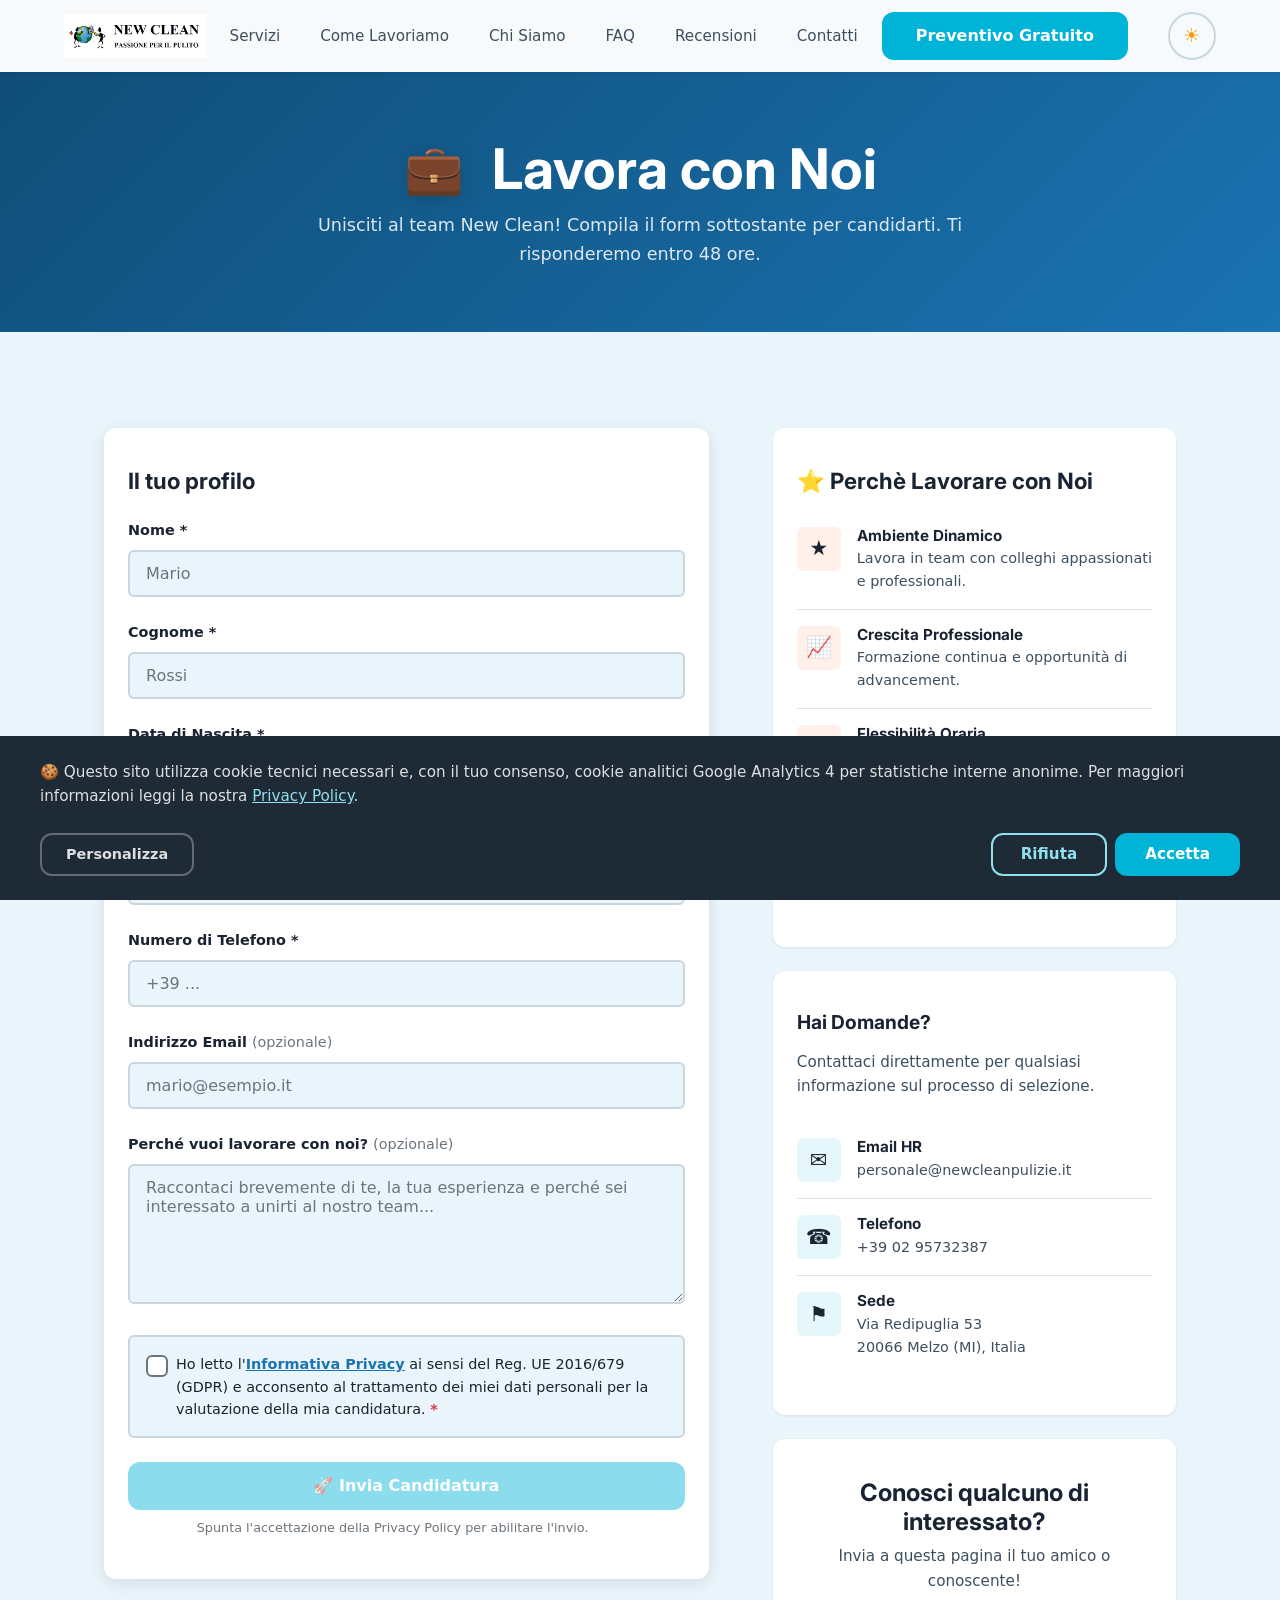
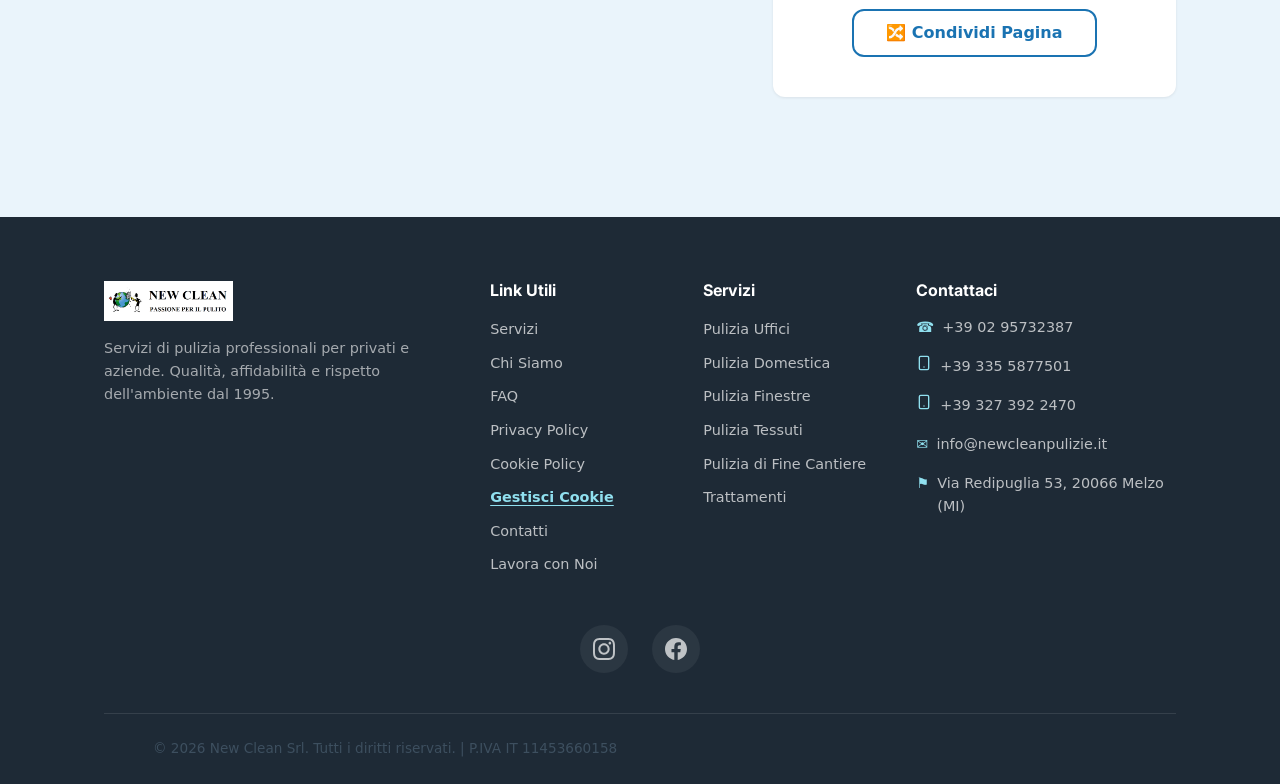
<file: lavora-con-noi.html>
<!DOCTYPE html>
<html lang="it">
<head>
  <meta charset="UTF-8">
  <meta name="viewport" content="width=device-width, initial-scale=1.0">
  <title>Lavora con Noi | New Clean S.r.l. - Candidati a Melzo</title>
  <meta name="description" content="Lavora con New Clean S.r.l., impresa di pulizie a Melzo (MI): operatori per uffici e case tra Milano, Lodi e Cremona. Orari flessibili, contratto e formazione.">
  <meta name="robots" content="index, follow, max-image-preview:large">
  <!-- Geo meta (Local SEO) - coordinate reali di Via Redipuglia 53, Melzo -->
  <meta name="geo.region" content="IT-MI">
  <meta name="geo.placename" content="Melzo">
  <meta name="geo.position" content="45.501268;9.431000">
  <meta name="ICBM" content="45.501268, 9.431000">
  <link rel="canonical" href="https://www.newcleanpulizie.it/lavora-con-noi.html">

  <!-- Open Graph / Facebook -->
  <meta property="og:type" content="website">
  <meta property="og:site_name" content="New Clean S.r.l.">
  <meta property="og:locale" content="it_IT">
  <meta property="og:url" content="https://www.newcleanpulizie.it/lavora-con-noi.html">
  <meta property="og:title" content="Lavora con Noi | New Clean S.r.l. - Candidati a Melzo">
  <meta property="og:description" content="Cerchiamo operatori di pulizia a Melzo, Milano, Lodi e Cremona. Orari flessibili, formazione e crescita interna. Candidatura in 2 minuti.">
  <meta property="og:image" content="https://www.newcleanpulizie.it/brand_assets/hero.webp">
  <meta property="og:image:alt" content="New Clean S.r.l. - impresa di pulizie a Melzo (MI): team al lavoro in un ambiente professionale">

  <!-- Twitter Card -->
  <meta name="twitter:card" content="summary_large_image">
  <meta name="twitter:title" content="Lavora con Noi | New Clean S.r.l. - Candidati a Melzo">
  <meta name="twitter:description" content="New Clean S.r.l. cerca operatori di pulizia a Melzo, Milano, Lodi e Cremona. Orari flessibili e possibilità di crescita.">
  <meta name="twitter:image" content="https://www.newcleanpulizie.it/brand_assets/hero.webp">
  <meta name="twitter:image:alt" content="New Clean S.r.l. - impresa di pulizie a Melzo (MI): team al lavoro in un ambiente professionale">
  <!-- JSON-LD: entita aziendale canonica (identica alla homepage: stesso @id, stessi valori,
       P.IVA come identificatore univoco, URL dei loghi codificate). Serve a Google e ai motori
       generativi per riconoscere una sola "New Clean" e la sua area di servizio.
       Nota: nessun SearchAction perche il sito non ha una ricerca interna. -->
  <script type="application/ld+json">
{
    "@context": "https://schema.org",
    "@graph": [
      {
        "@type": "Organization",
        "@id": "https://www.newcleanpulizie.it/#organization",
        "name": "New Clean S.r.l.",
        "legalName": "New Clean S.r.l.",
        "alternateName": [
          "New Clean SRL",
          "New Clean S.r.l. Impresa di Pulizie",
          "New Clean S.n.c. di Sapuppo Sebastiano e Iacovelli Lucia"
        ],
        "vatID": "IT11453660158",
        "foundingDate": "1995",
        "employeeCount": 35,
        "description": "New Clean S.r.l. è un'impresa di pulizie attiva dal 1995: pulizia uffici, pulizie domestiche, finestre e vetri, lavaggio tessuti, pulizie di fine cantiere e trattamenti pavimenti. Sede operativa a Melzo (MI), sede legale a Comazzo (LO).",
        "url": "https://www.newcleanpulizie.it/",
        "logo": {
          "@type": "ImageObject",
          "url": "https://www.newcleanpulizie.it/brand_assets/Nome%20Societ%C3%A0%20x%20Homepage.png",
          "caption": "New Clean S.r.l."
        },
        "telephone": "+39 02 95732387",
        "email": "info@newcleanpulizie.it",
        "address": {
          "@type": "PostalAddress",
          "streetAddress": "Via Redipuglia 53",
          "addressLocality": "Melzo",
          "postalCode": "20066",
          "addressRegion": "MI",
          "addressCountry": "IT"
        },
        "location": [
          {
            "@id": "https://www.newcleanpulizie.it/#localbusiness"
          },
          {
            "@type": "Place",
            "name": "New Clean S.r.l. - Sede legale",
            "address": {
              "@type": "PostalAddress",
              "streetAddress": "Via Guglielmo Marconi 5",
              "addressLocality": "Comazzo",
              "postalCode": "26833",
              "addressRegion": "LO",
              "addressCountry": "IT"
            }
          }
        ],
        "subOrganization": {
          "@id": "https://www.newcleanpulizie.it/#localbusiness"
        },
        "sameAs": [
          "https://www.instagram.com/newclean_impresa_di_pulizie/"
        ]
      },
      {
        "@type": "LocalBusiness",
        "@id": "https://www.newcleanpulizie.it/#localbusiness",
        "name": "New Clean S.r.l.",
        "description": "Impresa di pulizie a Melzo (MI) dal 1995: pulizia uffici, pulizie domestiche, finestre e vetri, tessuti, fine cantiere e trattamenti pavimenti. Sopralluogo e preventivo gratuiti su Milano, Lodi, Cremona e Lombardia.",
        "url": "https://www.newcleanpulizie.it/",
        "image": "https://www.newcleanpulizie.it/brand_assets/hero.webp",
        "telephone": "+39 02 95732387",
        "email": "info@newcleanpulizie.it",
        "priceRange": "€€",
        "currenciesAccepted": "EUR",
        "parentOrganization": {
          "@id": "https://www.newcleanpulizie.it/#organization"
        },
        "address": {
          "@type": "PostalAddress",
          "streetAddress": "Via Redipuglia 53",
          "addressLocality": "Melzo",
          "postalCode": "20066",
          "addressRegion": "MI",
          "addressCountry": "IT"
        },
        "geo": {
          "@type": "GeoCoordinates",
          "latitude": "45.501268",
          "longitude": "9.431000"
        },
        "hasMap": "https://www.google.com/maps/search/?api=1&query=New%20Clean%20S.r.l.%2C%20Via%20Redipuglia%2053%2C%2020066%20Melzo%20MI",
        "openingHoursSpecification": [
          {
            "@type": "OpeningHoursSpecification",
            "dayOfWeek": [
              "Monday",
              "Tuesday",
              "Wednesday",
              "Thursday",
              "Friday"
            ],
            "opens": "08:30",
            "closes": "12:00"
          },
          {
            "@type": "OpeningHoursSpecification",
            "dayOfWeek": [
              "Monday",
              "Tuesday",
              "Wednesday",
              "Thursday",
              "Friday"
            ],
            "opens": "14:30",
            "closes": "17:30"
          }
        ],
        "areaServed": [
          {
            "@type": "AdministrativeArea",
            "name": "Lombardia",
            "addressCountry": "IT"
          },
          {
            "@type": "AdministrativeArea",
            "name": "Città metropolitana di Milano",
            "addressCountry": "IT"
          },
          {
            "@type": "AdministrativeArea",
            "name": "Provincia di Monza e Brianza",
            "addressCountry": "IT"
          },
          {
            "@type": "AdministrativeArea",
            "name": "Provincia di Lodi",
            "addressCountry": "IT"
          },
          {
            "@type": "AdministrativeArea",
            "name": "Provincia di Cremona",
            "addressCountry": "IT"
          },
          {
            "@type": "City",
            "name": "Melzo",
            "addressRegion": "MI",
            "addressCountry": "IT"
          },
          {
            "@type": "City",
            "name": "Milano",
            "addressRegion": "MI",
            "addressCountry": "IT"
          },
          {
            "@type": "City",
            "name": "Monza",
            "addressRegion": "MB",
            "addressCountry": "IT"
          },
          {
            "@type": "City",
            "name": "Lodi",
            "addressRegion": "LO",
            "addressCountry": "IT"
          },
          {
            "@type": "City",
            "name": "Cremona",
            "addressRegion": "CR",
            "addressCountry": "IT"
          }
        ],
        "knowsAbout": [
          "Pulizia uffici",
          "Pulizia domestica",
          "Pulizia finestre e vetri",
          "Lavaggio tessuti e tappezzerie",
          "Pulizia di fine cantiere",
          "Trattamenti e lucidatura pavimenti",
          "Sanificazione ambienti di lavoro",
          "Prodotti biodegradabili a pH neutro"
        ],
        "keywords": "impresa di pulizie Melzo, pulizie uffici Milano, pulizie Monza e Brianza, pulizie Lodi, pulizie Cremona, pulizia fine cantiere Milano",
        "sameAs": [
          "https://www.instagram.com/newclean_impresa_di_pulizie/"
        ]
      },
      {
        "@type": "WebSite",
        "@id": "https://www.newcleanpulizie.it/#website",
        "url": "https://www.newcleanpulizie.it/",
        "name": "New Clean S.r.l.",
        "alternateName": "New Clean Impresa di Pulizie",
        "description": "Sito ufficiale di New Clean S.r.l., impresa di pulizie a Melzo (MI) al servizio di Milano, Lodi e Cremona dal 1995.",
        "inLanguage": "it-IT",
        "publisher": {
          "@id": "https://www.newcleanpulizie.it/#organization"
        },
        "about": {
          "@id": "https://www.newcleanpulizie.it/#localbusiness"
        }
      }
    ]
  }
  </script>

  <!-- JSON-LD: pagina corrente + breadcrumb + offerta di lavoro (JobPosting) -->
  <script type="application/ld+json">
{
    "@context": "https://schema.org",
    "@graph": [
      {
        "@type": [
          "WebPage"
        ],
        "@id": "https://www.newcleanpulizie.it/lavora-con-noi.html#webpage",
        "url": "https://www.newcleanpulizie.it/lavora-con-noi.html",
        "name": "Lavora con Noi | New Clean S.r.l. - Candidati a Melzo",
        "isPartOf": {
          "@id": "https://www.newcleanpulizie.it/#website"
        },
        "about": [
          {
            "@id": "https://www.newcleanpulizie.it/#organization"
          },
          {
            "@id": "https://www.newcleanpulizie.it/#localbusiness"
          }
        ],
        "primaryImageOfPage": "https://www.newcleanpulizie.it/brand_assets/hero.webp",
        "dateModified": "2026-10-22",
        "breadcrumb": {
          "@id": "https://www.newcleanpulizie.it/lavora-con-noi.html#breadcrumb"
        },
        "inLanguage": "it-IT",
        "mainEntity": {
          "@id": "https://www.newcleanpulizie.it/lavora-con-noi.html#jobposting"
        }
      },
      {
        "@type": "JobPosting",
        "@id": "https://www.newcleanpulizie.it/lavora-con-noi.html#jobposting",
        "title": "Operatore/Operatrice delle pulizie",
        "description": "Ricerca permanente di operatori e operatrici delle pulizie da inserire in squadre che lavorano presso uffici, abitazioni, studi professionali e negozi tra Milano, Monza e Brianza, Lodi e Cremona.\n\nCosa farai: pulizie ordinarie e periodiche di ambienti interni, igienizzazione di superfici, bagni e aree comuni, lavaggio di vetri e infissi, trattamento di pavimenti, pulizie di fine cantiere.\n\nOffriamo: contratto secondo il CCOL Servizi di Pulizia e netting, formazione iniziale sull'uso di attrezzature e prodotti (biodegradabili a pH neutro), affiancamento in coppia durante il primo mese, turni anche part-time con orari compatibili con altre attività, possibilità di crescita verso ruoli di caposquadra.\n\nRequisiti: affidabilità e puntualità, capacità di lavorare in squadra, disponibilità a spostamenti sul territorio con mezzi aziendali per i servizi in quota o con macchinari. È apprezzata esperienza anche breve nel settore, ma la maggior parte delle nostre persone è stata formata internamente: si inizia anche senza esperienza.\n\nCome candidarti: compila il form di questa pagina (risposta entro 48 ore) oppure scrivi a personale@newcleanpulizie.it o chiama lo 02 95732387. La selezione è aperta tutto l'anno.",
        "identifier": {
          "@type": "PropertyValue",
          "name": "Ricerca permanente operatori New Clean",
          "value": "NC-OPERATORI-2026"
        },
        "datePosted": "2026-10-22",
        "validThrough": "2027-01-31T23:59+01:00",
        "employmentType": [
          "FULL_TIME",
          "PART_TIME",
          "TEMPORARY"
        ],
        "jobLocation": [
          {
            "@type": "Place",
            "address": {
              "@type": "PostalAddress",
              "streetAddress": "Via Redipuglia 53",
              "addressLocality": "Melzo",
              "postalCode": "20066",
              "addressRegion": "MI",
              "addressCountry": "IT"
            }
          }
        ],
        "jobLocationPreferred": [
          {
            "@type": "GeoCircle",
            "geo": {
              "@type": "GeoCoordinates",
              "latitude": "45.501268",
              "longitude": "9.431000"
            },
            "radius": "35000"
          }
        ],
        "industry": "Servizi di pulizia e igiene civile",
        "occupationalCategory": [
          {
            "@type": "CategoryCode",
            "name": "Operatore delle pulizie (CCOL Servizi di Pulizia e netting)"
          }
        ],
        "workHours": "Turni mattutini e pomeridiani, anche dal lunedì al sabato",
        "hiringOrganization": {
          "@type": "Organization",
          "name": "New Clean S.r.l.",
          "sameAs": [
            "https://www.newcleanpulizie.it/",
            "https://www.instagram.com/newclean_impresa_di_pulizie/"
          ],
          "contactPoint": {
            "@type": "ContactPoint",
            "contactType": "recruitment",
            "telephone": "+39 02 95732387",
            "email": "personale@newcleanpulizie.it",
            "availableLanguage": [
              "Italian"
            ]
          }
        },
        "applicationContact": {
          "@type": "ContactPoint",
          "contactType": "recruitment",
          "telephone": "+39 02 95732387",
          "email": "personale@newcleanpulizie.it",
          "availableLanguage": [
            "Italian"
          ]
        },
        "url": "https://www.newcleanpulizie.it/lavora-con-noi.html"
      },
      {
        "@type": "BreadcrumbList",
        "@id": "https://www.newcleanpulizie.it/lavora-con-noi.html#breadcrumb",
        "itemListElement": [
          {
            "@type": "ListItem",
            "position": 1,
            "name": "Home",
            "item": "https://www.newcleanpulizie.it/"
          },
          {
            "@type": "ListItem",
            "position": 2,
            "name": "Lavora con Noi",
            "item": "https://www.newcleanpulizie.it/lavora-con-noi.html"
          }
        ]
      }
    ]
  }
  </script>





  <!-- Favicon -->
  <link rel="icon" type="image/png" href="brand_assets/Nome Società x Homepage.png">
  <link rel="apple-touch-icon" href="brand_assets/Nome Società x Homepage.png">

  <!-- Titolo unico in cima all'head -->

  <!-- Nessun preload immagine qui: hero.webp è usata solo in index.html
       (.hero__bg). Preloadarla su questa pagina significherebbe scaricare
       ~220 KB inutili, con penalizzazione su LCP e warning in console. -->

  <!-- Google Fonts: Inter (solo titoli, con display=swap) -->
  <link rel="preconnect" href="https://fonts.googleapis.com" crossorigin>
  <link rel="preconnect" href="https://fonts.gstatic.com" crossorigin>
  <link href="https://fonts.googleapis.com/css2?family=Inter:wght@600;700;800&display=swap" rel="stylesheet">

  <!-- CSS principale (non bloccante) -->
  <link rel="stylesheet" href="style.css">


</head>
<body>

  <!-- Skip to content (accessibilit&#224; tastiera) -->
  <a href="#main-content" class="skip-link">Vai al contenuto principale</a>

  <!-- ============================================
       HEADER / NAVIGAZIONE (identico alla homepage)
       ============================================ -->
  <header class="header" role="banner">
    <div class="header__inner">
      <a href="index.html" class="header__logo" aria-label="Torna alla homepage">
        <img src="brand_assets/Nome Società x Homepage.png" alt="Logo azienda pulizie" width="160" height="44" loading="eager" decoding="async">
      </a>

      <!-- Desktop Navigation -->
      <nav class="nav" aria-label="Navigazione principale">
        <ul class="nav__list">
          <li><a href="index.html#servizi" class="nav__link">Servizi</a></li>
          <li><a href="index.html#come-lavoriamo" class="nav__link">Come Lavoriamo</a></li>
          <li><a href="index.html#chi-siamo" class="nav__link">Chi Siamo</a></li>
          <li><a href="index.html#faq" class="nav__link">FAQ</a></li>
          <li><a href="index.html#testimonianze" class="nav__link">Recensioni</a></li>
          <li><a href="contatti.html" class="nav__link">Contatti</a></li>
        </ul>
      </nav>

      <a href="contatti.html" class="btn btn-primary header__cta">Preventivo Gratuito</a>

      <!-- Hamburger Menu (Mobile) -->
      <button class="hamburger" aria-label="Apri menu di navigazione" aria-expanded="false" aria-controls="mobile-menu">
        <span class="hamburger__line"></span>
        <span class="hamburger__line"></span>
        <span class="hamburger__line"></span>
      </button>

      <!-- Theme Toggle -->
      <button class="theme-toggle" aria-label="Cambia tema chiaro/scuro">
        <span class="theme-toggle__sun">&#9728;</span>
        <span class="theme-toggle__moon">&#9790;</span>
      </button>
    </div>
  </header>

  <!-- Mobile Menu Overlay -->
  <div class="mobile-menu" id="mobile-menu" role="dialog" aria-label="Menu di navigazione">
    <a href="index.html#servizi" class="mobile-menu__link">Servizi</a>
    <a href="index.html#come-lavoriamo" class="mobile-menu__link">Come Lavoriamo</a>
    <a href="index.html#chi-siamo" class="mobile-menu__link">Chi Siamo</a>
    <a href="index.html#faq" class="mobile-menu__link">FAQ</a>
    <a href="index.html#testimonianze" class="mobile-menu__link">Recensioni</a>
    <a href="contatti.html" class="mobile-menu__link">Contatti</a>
    <a href="lavora-con-noi.html" class="mobile-menu__link">Lavora con Noi</a>
    <a href="contatti.html" class="btn btn-primary mobile-menu__cta">Preventivo Gratuito</a>
  </div>

  <!-- ============================================
       PAGE HERO (Lavora con Noi)
       ============================================ -->
  <div class="page-hero recruit-page-hero" aria-label="Intestazione pagina lavora con noi">
    <div class="container">
      <h1 class="page-hero__title">
        <span class="hero-icon briefcase-icon" aria-hidden="true">&#128188;</span>
        Lavora con Noi
      </h1>
      <p class="page-hero__desc">Unisciti al team New Clean! Compila il form sottostante per candidarti. Ti risponderemo entro 48 ore.</p>
    </div>
  </div>

  <!-- ============================================
       SEZIONE FORM CANDIDATURA
       ============================================ -->
  <main class="recruit-section section-padding" id="main-content">
    <div class="container">
      <div class="contact-grid">

        <!-- Colonna Form -->
        <div class="contact-form-wrapper fade-in">
          <h2 style="font-size:1.4rem; margin-bottom: var(--space-lg);">Il tuo profilo</h2>

          <!-- Messaggio di successo -->
          <div class="form-success" id="form-success" role="alert">
            &#10003; Candidatura inviata con successo! Ti risponderemo al più presto.
          </div>

          <form id="recruit-form" novalidate aria-label="Form di candidatura lavoro">
            <!-- Campo Nome -->
            <div class="form-group">
              <label for="recruit-firstname" class="form-label">Nome <span aria-hidden="true">*</span></label>
              <input type="text" id="recruit-firstname" name="recruit-firstname" class="form-input" placeholder="Mario" required autocomplete="given-name" aria-required="true" minlength="2" maxlength="50">
              <p class="form-error" id="error-firstname">Inserisci un nome valido (almeno 2 caratteri).</p>
            </div>

            <!-- Campo Cognome -->
            <div class="form-group">
              <label for="recruit-lastname" class="form-label">Cognome <span aria-hidden="true">*</span></label>
              <input type="text" id="recruit-lastname" name="recruit-lastname" class="form-input" placeholder="Rossi" required autocomplete="family-name" aria-required="true" minlength="2" maxlength="50">
              <p class="form-error" id="error-lastname">Inserisci un cognome valido (almeno 2 caratteri).</p>
            </div>

            <!-- Campo Data di Nascita -->
            <div class="form-group">
              <label for="recruit-birthdate" class="form-label">Data di Nascita <span aria-hidden="true">*</span></label>
              <input type="date" id="recruit-birthdate" name="recruit-birthdate" class="form-input" required autocomplete="bday" aria-required="true">
              <p class="form-error" id="error-birthdate">Inserisci una data di nascita valida.</p>
            </div>

            <!-- Campo Orario di Preferenza -->
            <div class="form-group">
              <label for="recruit-schedule" class="form-label">Orario di Preferenza per Lavorare <span aria-hidden="true">*</span></label>
              <select id="recruit-schedule" name="recruit-schedule" class="form-input" required aria-required="true">
                <option value="" disabled selected>Seleziona il tuo orario preferito...</option>
                <option value="mattina">Mattina (08:30 - 12:00)</option>
                <option value="pomeriggio">Pomeriggio (14:30 - 17:30)</option>
                <option value="entrambi">Entrambi i turni</option>
              </select>
              <p class="form-error" id="error-schedule">Seleziona un orario di preferenza.</p>
            </div>

            <!-- Campo Numero di Telefono -->
            <div class="form-group">
              <label for="recruit-phone" class="form-label">Numero di Telefono <span aria-hidden="true">*</span></label>
              <input type="tel" id="recruit-phone" name="recruit-phone" class="form-input" placeholder="+39 ..." required autocomplete="tel" aria-required="true" pattern="[+]?[0-9\s\-]{6,20}">
              <p class="form-error" id="error-phone">Inserisci un numero di telefono valido.</p>
            </div>

            <!-- Campo Email (opzionale) -->
            <div class="form-group">
              <label for="recruit-email" class="form-label">Indirizzo Email <span style="color:var(--color-gray-600); font-weight:400;">(opzionale)</span></label>
              <input type="email" id="recruit-email" name="recruit-email" class="form-input" placeholder="mario@esempio.it" autocomplete="email">
              <p class="form-error" id="error-email">Inserisci un indirizzo email valido.</p>
            </div>

            <!-- Campo Motivazione (opzionale) -->
            <div class="form-group">
              <label for="recruit-message" class="form-label">Perché vuoi lavorare con noi? <span style="color:var(--color-gray-600); font-weight:400;">(opzionale)</span></label>
              <textarea id="recruit-message" name="recruit-message" class="form-textarea" placeholder="Raccontaci brevemente di te, la tua esperienza e perché sei interessato a unirti al nostro team..." maxlength="2000"></textarea>
            </div>

            <!-- Consenso Privacy Policy (obbligatorio per l'invio) -->
            <div class="form-group consent-group">
              <label class="consent-label" for="recruit-privacy-consent">
                <input
                  type="checkbox"
                  id="recruit-privacy-consent"
                  name="recruit-privacy-consent"
                  class="consent-checkbox"
                  required
                  aria-required="true"
                  aria-describedby="error-privacy-consent"
                >
                <span class="consent-text">
                  Ho letto l'<a href="privacy.html" target="_blank" rel="noopener">Informativa Privacy</a> ai sensi del Reg. UE 2016/679 (GDPR) e acconsento al trattamento dei miei dati personali per la valutazione della mia candidatura. <span class="consent-required" aria-hidden="true">*</span>
                </span>
              </label>
              <p class="form-error" id="error-privacy-consent" role="alert">Per inviare la candidatura devi accettare la Privacy Policy.</p>
            </div>

            <!-- Bottone Submit (abilitato solo con consenso accettato) -->
            <button type="submit" class="btn btn-primary recruit-btn" style="width:100%;" id="submit-btn" disabled>&#128640; Invia Candidatura</button>
            <p class="form-hint" id="submit-hint">Spunta l'accettazione della Privacy Policy per abilitare l'invio.</p>
            <noscript>
              <p class="form-hint">Il pulsante di invio richiede JavaScript (serve a verificare l'accettazione della Privacy Policy). Senza JS invia la candidatura a <a href="mailto:personale@newcleanpulizie.it">personale@newcleanpulizie.it</a> o chiama lo <a href="tel:+390295732387">02 95732387</a>.</p>
            </noscript>
          </form>
        </div>

        <!-- Colonna Info -->
        <aside class="contact-info">
          <!-- Card Perchè Lavorare con Noi -->
          <div class="contact-info__card fade-in recruit-info-card">
            <h2 style="font-size:1.4rem; margin-bottom: var(--space-md);">&#11088; Perchè Lavorare con Noi</h2>

            <div class="recruit-benefit">
              <div class="recruit-benefit__icon" aria-hidden="true">&#9733;</div>
              <div class="recruit-benefit__text">
                <h4>Ambiente Dinamico</h4>
                <p>Lavora in team con colleghi appassionati e professionali.</p>
              </div>
            </div>

            <div class="recruit-benefit">
              <div class="recruit-benefit__icon" aria-hidden="true">&#128200;</div>
              <div class="recruit-benefit__text">
                <h4>Crescita Professionale</h4>
                <p>Formazione continua e opportunità di advancement.</p>
              </div>
            </div>

            <div class="recruit-benefit">
              <div class="recruit-benefit__icon" aria-hidden="true">&#128377;</div>
              <div class="recruit-benefit__text">
                <h4>Flessibilità Oraria</h4>
                <p>Scegli gli orari che preferisci tra mattina, pomeriggio o entrambi.</p>
              </div>
            </div>

            <div class="recruit-benefit">
              <div class="recruit-benefit__icon" aria-hidden="true">&#127970;</div>
              <div class="recruit-benefit__text">
                <h4>Stabilità</h4>
                <p>Oltre 30 anni di esperienza nel settore ci garantiscono solidità.</p>
              </div>
            </div>
          </div>

          <!-- Card Contatti -->
          <div class="contact-info__card fade-in">
            <h2 style="font-size:1.2rem; margin-bottom: var(--space-md);">Hai Domande?</h2>
            <p style="color:var(--color-text-light); font-size:0.95rem; margin-bottom: var(--space-lg);">Contattaci direttamente per qualsiasi informazione sul processo di selezione.</p>

            <div class="contact-info__item">
              <div class="contact-info__icon" aria-hidden="true">&#9993;</div>
              <div class="contact-info__text">
                <h4>Email HR</h4>
                <p><a href="mailto:personale@newcleanpulizie.it">personale@newcleanpulizie.it</a></p>
              </div>
            </div>

            <div class="contact-info__item">
              <div class="contact-info__icon" aria-hidden="true">&#9742;</div>
              <div class="contact-info__text">
                <h4>Telefono</h4>
                <p><a href="tel:+390295732387">+39 02 95732387</a></p>
              </div>
            </div>

            <div class="contact-info__item">
              <div class="contact-info__icon" aria-hidden="true">&#9873;</div>
              <div class="contact-info__text">
                <h4>Sede</h4>
                <p>Via Redipuglia 53<br>20066 Melzo (MI), Italia</p>
              </div>
            </div>
          </div>

          <!-- Card CTA Rapida -->
          <div class="contact-info__card fade-in" style="text-align:center;">
            <h3 style="margin-bottom: var(--space-sm);">Conosci qualcuno di interessato?</h3>
            <p style="font-size:0.95rem; margin: 0 auto var(--space-md);">Invia a questa pagina il tuo amico o conoscente!</p>
            <button class="btn btn-outline" id="share-btn">&#128256; Condividi Pagina</button>
          </div>
        </aside>

      </div>
    </div>
  </main>

  <!-- ============================================
       FOOTER (identico alla homepage)
       ============================================ -->
  <footer class="footer" role="contentinfo">
    <div class="container">
      <div class="footer__grid">
        <div class="footer__brand">
          <a href="index.html" class="footer__logo" aria-label="Homepage">
            <img src="brand_assets/Nome Società x Homepage.png" alt="Logo azienda pulizie" width="140" height="40" loading="lazy" decoding="async">
          </a>
          <p>Servizi di pulizia professionali per privati e aziende. Qualità, affidabilità e rispetto dell'ambiente dal 1995.</p>
        </div>

        <nav aria-label="Link rapidi footer">
          <h3 class="footer__heading">Link Utili</h3>
          <ul class="footer__links">
            <li><a href="index.html#servizi">Servizi</a></li>
            <li><a href="index.html#chi-siamo">Chi Siamo</a></li>
            <li><a href="index.html#faq">FAQ</a></li>
            <li><a href="privacy.html">Privacy Policy</a></li>
            <li><a href="javascript:void(0)" class="cookie-policy-trigger">Cookie Policy</a></li>
            <li><a href="javascript:void(0)" class="cookie-settings-link" id="footer-cookie-settings">Gestisci Cookie</a></li>
            <li><a href="contatti.html">Contatti</a></li>
            <li><a href="lavora-con-noi.html">Lavora con Noi</a></li>
          </ul>
        </nav>

        <div>
          <h3 class="footer__heading">Servizi</h3>
          <ul class="footer__links">
            <li><a href="index.html#servizi">Pulizia Uffici</a></li>
            <li><a href="index.html#servizi">Pulizia Domestica</a></li>
            <li><a href="index.html#servizi">Pulizia Finestre</a></li>
            <li><a href="index.html#servizi">Pulizia Tessuti</a></li>
            <li><a href="index.html#servizi">Pulizia di Fine Cantiere</a></li>
            <li><a href="index.html#servizi">Trattamenti</a></li>
          </ul>
        </div>

        <div>
          <h3 class="footer__heading">Contattaci</h3>
          <ul class="footer__contact">
            <li>
              <span class="footer__contact-icon" aria-hidden="true">&#9742;</span>
              <a href="tel:+390295732387">+39 02 95732387</a>
            </li>
            <li>
              <span class="footer__contact-icon" aria-hidden="true"><svg xmlns="http://www.w3.org/2000/svg" width="16" height="16" viewBox="0 0 24 24" fill="none" stroke="currentColor" stroke-width="2" stroke-linecap="round" stroke-linejoin="round"><rect x="5" y="2" width="14" height="20" rx="2" ry="2"/><line x1="12" y1="18" x2="12.01" y2="18"/></svg></span>
              <a href="tel:+393355877501">+39 335 5877501</a>
            </li>
            <li>
              <span class="footer__contact-icon" aria-hidden="true"><svg xmlns="http://www.w3.org/2000/svg" width="16" height="16" viewBox="0 0 24 24" fill="none" stroke="currentColor" stroke-width="2" stroke-linecap="round" stroke-linejoin="round"><rect x="5" y="2" width="14" height="20" rx="2" ry="2"/><line x1="12" y1="18" x2="12.01" y2="18"/></svg></span>
              <a href="tel:+393273922470">+39 327 392 2470</a>
            </li>
            <li>
              <span class="footer__contact-icon" aria-hidden="true">&#9993;</span>
              <a href="mailto:info@newcleanpulizie.it">info@newcleanpulizie.it</a>
            </li>
            <li>
              <span class="footer__contact-icon" aria-hidden="true">&#9873;</span>
              <span>Via Redipuglia 53, 20066 Melzo (MI)</span>
            </li>
          </ul>
        </div>
      </div>

      <!-- Social Media Icons -->
      <div class="footer__social">
        <a href="https://www.instagram.com/newclean_impresa_di_pulizie?igsh=MXRpODRwdWc5azRwag%3D%3D&utm_source=qr" class="footer__social-link" target="_blank" rel="noopener noreferrer" aria-label="Seguici su Instagram">
          <svg xmlns="http://www.w3.org/2000/svg" viewBox="0 0 24 24"><path d="M12 2.163c3.204 0 3.584.012 4.85.07 3.252.148 4.771 1.691 4.919 4.919.058 1.265.069 1.645.069 4.849 0 3.205-.012 3.584-.069 4.849-.149 3.225-1.664 4.771-4.919 4.919-1.266.058-1.644.07-4.85.07-3.204 0-3.584-.012-4.849-.07-3.26-.149-4.771-1.699-4.919-4.92-.058-1.265-.07-1.644-.07-4.849 0-3.204.013-3.583.07-4.849.149-3.227 1.664-4.771 4.919-4.919 1.266-.057 1.645-.069 4.849-.069zm0-2.163c-3.259 0-3.667.014-4.947.072-4.358.2-6.78 2.618-6.98 6.98-.059 1.281-.073 1.689-.073 4.948 0 3.259.014 3.668.072 4.948.2 4.358 2.618 6.78 6.98 6.98 1.281.058 1.689.072 4.948.072 3.259 0 3.668-.014 4.948-.072 4.354-.2 6.782-2.618 6.979-6.98.059-1.28.073-1.689.073-4.948 0-3.259-.014-3.667-.072-4.947-.196-4.354-2.617-6.78-6.979-6.98-1.281-.059-1.69-.073-4.949-.073zm0 5.838c-3.403 0-6.162 2.759-6.162 6.162s2.759 6.163 6.162 6.163 6.162-2.759 6.162-6.163c0-3.403-2.759-6.162-6.162-6.162zm0 10.162c-2.209 0-4-1.79-4-4 0-2.209 1.791-4 4-4s4 1.791 4 4c0 2.21-1.791 4-4 4zm6.406-11.845c-.796 0-1.441.645-1.441 1.44s.645 1.44 1.441 1.44c.795 0 1.439-.645 1.439-1.44s-.644-1.44-1.439-1.44z"/></svg>
        </a>
        <a href="https://www.facebook.com/share/18pMVoogh6/?mibextid=wwXIfr" class="footer__social-link" target="_blank" rel="noopener noreferrer" aria-label="Seguici su Facebook">
          <svg xmlns="http://www.w3.org/2000/svg" viewBox="0 0 24 24"><path d="M24 12.073c0-6.627-5.373-12-12-12s-12 5.373-12 12c0 5.99 4.388 10.954 10.125 11.854v-8.385h-3.047v-3.47h3.047v-2.642c0-3.007 1.792-4.669 4.533-4.669 1.312 0 2.686.235 2.686.235v2.953h-1.514c-1.491 0-1.956.925-1.956 1.874v2.25h3.328l-.532 3.47h-2.796v8.385c5.737-.9 10.125-5.864 10.125-11.854z"/></svg>
        </a>
      </div>

      <div class="footer__bottom">
        <p>© 2026 New Clean Srl. Tutti i diritti riservati. | P.IVA IT 11453660158</p>
      </div>
    </div>
  </footer>

  <!-- WhatsApp Floating Button -->
  <a href="https://wa.me/393273922470?text=Ciao%2C%20vorrei%20informazioni%20sui%20vostri%20servizi%20di%20pulizia." class="whatsapp-float" target="_blank" rel="noopener noreferrer" aria-label="Contattaci su WhatsApp">
    <svg xmlns="http://www.w3.org/2000/svg" width="28" height="28" viewBox="0 0 24 24" fill="currentColor" aria-hidden="true">
      <path d="M17.472 14.382c-.297-.149-1.758-.867-2.03-.967-.273-.099-.471-.148-.67.15-.197.297-.767.966-.94 1.164-.173.199-.347.223-.644.075-.297-.15-1.255-.463-2.39-1.475-.883-.788-1.48-1.761-1.653-2.059-.173-.297-.018-.458.13-.606.134-.133.298-.347.446-.52.149-.174.198-.298.298-.497.099-.198.05-.371-.025-.52-.075-.149-.669-1.612-.916-2.207-.242-.579-.487-.5-.669-.51-.173-.008-.371-.01-.57-.01-.198 0-.52.074-.792.372-.272.297-1.04 1.016-1.04 2.479 0 1.462 1.065 2.875 1.213 3.074.149.198 2.096 3.2 5.077 4.487.709.306 1.262.489 1.694.625.712.227 1.36.195 1.871.118.571-.085 1.758-.719 2.006-1.413.248-.694.248-1.289.173-1.413-.074-.124-.272-.198-.57-.347m-5.421 7.403h-.004a9.87 9.87 0 01-5.031-1.378l-.361-.214-3.741.982.998-3.648-.235-.374a9.86 9.86 0 01-1.51-5.26c.001-5.45 4.436-9.884 9.888-9.884 2.64 0 5.122 1.03 6.988 2.898a9.825 9.825 0 012.893 6.994c-.003 5.45-4.437 9.884-9.885 9.884m8.413-18.297A11.815 11.815 0 0012.05 0C5.495 0 .16 5.335.157 11.892c0 2.096.547 4.142 1.588 5.945L.057 24l6.305-1.654a11.882 11.882 0 005.683 1.448h.005c6.554 0 11.89-5.335 11.893-11.893a11.821 11.821 0 00-3.48-8.413z"/>
    </svg>
  </a>

  <!-- Back to Top Button -->
  <button class="back-to-top" aria-label="Torna in cima alla pagina">
    <svg xmlns="http://www.w3.org/2000/svg" width="24" height="24" viewBox="0 0 24 24" fill="none" stroke="currentColor" stroke-width="2.5" stroke-linecap="round" stroke-linejoin="round" aria-hidden="true">
      <polyline points="18 15 12 9 6 15"></polyline>
    </svg>
  </button>

  <!-- Cookie Banner -->
  <div class="cookie-banner" id="cookie-banner" role="dialog" aria-label="Informativa sui cookie">
    <div class="cookie-banner__content">
      <p>🍪 Questo sito utilizza cookie tecnici necessari e, con il tuo consenso, cookie analitici Google Analytics 4 per statistiche interne anonime. Per maggiori informazioni leggi la nostra <a href="privacy.html">Privacy Policy</a>.</p>
      <div class="cookie-banner__actions-left">
        <button class="btn btn-cookie-customize" id="cookie-customize" type="button">Personalizza</button>
      </div>
      <div class="cookie-banner__actions-right">
        <button class="btn btn-cookie-reject" id="cookie-reject" type="button">Rifiuta</button>
        <button class="btn btn-cookie-accept" id="cookie-accept" type="button">Accetta</button>
      </div>
    </div>
  </div>

  <!-- Cookie Preferences Panel -->
  <div class="cookie-preferences" id="cookie-preferences" role="dialog" aria-label="Preferenze Cookie" aria-modal="true">
    <div class="cookie-preferences__overlay" id="cookie-preferences-overlay"></div>
    <div class="cookie-preferences__panel">
      <div class="cookie-preferences__header">
        <h3>Personalizza i Cookie</h3>
        <button class="cookie-preferences__close" id="cookie-preferences-close" type="button" aria-label="Chiudi preferenze cookie">✕</button>
      </div>
      <p class="cookie-preferences__desc">Scegli quali categorie di cookie accettare. I cookie necessari sono sempre attivi poiché indispensabili per il funzionamento del sito.</p>

      <div class="cookie-preferences__categories" id="cookie-categories">
        <!-- Necessari (disabled, always on) -->
        <div class="cookie-category" data-category="necessary">
          <div class="cookie-category__info">
            <h4>Cookie necessari</h4>
            <p>Indispensabili per il funzionamento del sito. Non possono essere disattivati.</p>
          </div>
          <label class="toggle-switch toggle-switch--disabled">
            <input type="checkbox" checked disabled />
            <span class="toggle-slider"></span>
          </label>
        </div>

        <!-- Funzionalità -->
        <div class="cookie-category" data-category="functionality">
          <div class="cookie-category__info">
            <h4>Cookie di funzionalità</h4>
            <p>Ricordano le tue scelte (lingua, regione) per offrirti un'esperienza personalizzata.</p>
          </div>
          <label class="toggle-switch">
            <input type="checkbox" checked />
            <span class="toggle-slider"></span>
          </label>
        </div>

        <!-- Analitici -->
        <div class="cookie-category" data-category="analytics">
          <div class="cookie-category__info">
            <h4>Cookie analitici — Google Analytics 4</h4>
            <p>Utilizziamo Google Analytics 4 (ID: G-5WKYNCERF5) per raccogliere statistiche anonime sulle visite: pagine visitate, durata della sessione, provenienza geografica. I dati sono trasmessi e conservati sui server di Google negli USA. Puoi disattivare i cookie GA scaricando il <a href="https://tools.google.com/dlpage/gaoptout" target="_blank" rel="noopener noreferrer">browser opt-out</a> o rifiutando questa categoria qui.</p>
          </div>
          <label class="toggle-switch">
            <input type="checkbox" checked />
            <span class="toggle-slider"></span>
          </label>
        </div>

        <!-- Marketing -->
        <div class="cookie-category" data-category="marketing">
          <div class="cookie-category__info">
            <h4>Cookie di marketing</h4>
            <p>Vengono utilizzati per mostrare annunci pertinenti al tuo profilo e misurarne l'efficacia.</p>
          </div>
          <label class="toggle-switch">
            <input type="checkbox" checked />
            <span class="toggle-slider"></span>
          </label>
        </div>
      </div>

      <div class="cookie-preferences__actions">
        <button class="btn btn-cookie-save" id="cookie-save" type="button">Salva le mie preferenze</button>
      </div>
    </div>
  </div>

  <!-- JavaScript con defer -->
  <script src="script.js" defer></script>

  <!-- Script specifico per il form di candidatura -->
  <script>
    document.addEventListener('DOMContentLoaded', function() {
      var form = document.getElementById('recruit-form');
      var successMsg = document.getElementById('form-success');
      if (!form) return;

      var fields = [
        { id: 'recruit-firstname', errorId: 'error-firstname' },
        { id: 'recruit-lastname', errorId: 'error-lastname' },
        { id: 'recruit-birthdate', errorId: 'error-birthdate' },
        { id: 'recruit-phone', errorId: 'error-phone' }
      ];

      fields.forEach(function(field) {
        var input = document.getElementById(field.id);
        if (!input) return;
        input.addEventListener('blur', function() { validateField(input, field.errorId); });
        input.addEventListener('input', function() { if (input.classList.contains('is-error')) { validateField(input, field.errorId); } });
      });

      var scheduleSelect = document.getElementById('recruit-schedule');
      if (scheduleSelect) {
        scheduleSelect.addEventListener('change', function() { toggleError(scheduleSelect, 'error-schedule', !this.value); });
      }

      var emailInput = document.getElementById('recruit-email');
      if (emailInput) {
        emailInput.addEventListener('blur', function() {
          if (this.value && !isValidEmail(this.value)) { showError(this, 'error-email'); }
          else { hideError(this, 'error-email'); }
        });
      }

      /* --- Consenso Privacy Policy: gating del bottone di invio --- */
      var consentInput = document.getElementById('recruit-privacy-consent');
      var consentError = document.getElementById('error-privacy-consent');
      var submitBtn = document.getElementById('submit-btn');
      var submitHint = document.getElementById('submit-hint');

      function setSubmitEnabled(enabled) {
        if (!submitBtn) return;
        submitBtn.disabled = !enabled;
        if (submitHint) submitHint.classList.toggle('is-hidden', enabled);
      }

      if (consentInput) {
        consentInput.addEventListener('change', function() {
          if (consentInput.checked) {
            if (consentError) consentError.classList.remove('is-visible');
          } else if (consentError) {
            consentError.classList.add('is-visible');
          }
          setSubmitEnabled(consentInput.checked);
        });
      }

      // Stato iniziale: abilitato solo se il consenso è già stato dato
      setSubmitEnabled(consentInput ? consentInput.checked : true);

      form.addEventListener('submit', function(e) {
        e.preventDefault();
        var isValid = true;
        if (!validateField(document.getElementById('recruit-firstname'), 'error-firstname')) isValid = false;
        if (!validateField(document.getElementById('recruit-lastname'), 'error-lastname')) isValid = false;
        if (!validateField(document.getElementById('recruit-birthdate'), 'error-birthdate')) isValid = false;
        if (scheduleSelect && !scheduleSelect.value) { showError(scheduleSelect, 'error-schedule'); isValid = false; }
        if (!validateField(document.getElementById('recruit-phone'), 'error-phone')) isValid = false;
        if (emailInput && emailInput.value && !isValidEmail(emailInput.value)) { showError(emailInput, 'error-email'); isValid = false; }
        // Consenso Privacy Policy obbligatorio per l'invio
        if (consentInput && !consentInput.checked) {
          if (consentError) consentError.classList.add('is-visible');
          consentInput.focus();
          isValid = false;
        }
        if (!isValid) return;

        var firstname = document.getElementById('recruit-firstname').value.trim();
        var lastname = document.getElementById('recruit-lastname').value.trim();
        var birthdate = document.getElementById('recruit-birthdate').value;
        var schedule = scheduleSelect.value;
        var phone = document.getElementById('recruit-phone').value.trim();
        var email = emailInput ? emailInput.value.trim() : '';
        var message = document.getElementById('recruit-message') ? document.getElementById('recruit-message').value.trim() : '';

        var dateParts = birthdate.split('-');
        var formattedDate = dateParts[2] + '/' + dateParts[1] + '/' + dateParts[0];

        var scheduleMap = { 'mattina': 'Mattina (08:30 - 12:00)', 'pomeriggio': 'Pomeriggio (14:30 - 17:30)', 'entrambi': 'Entrambi i turni' };

        var subject = encodeURIComponent('Candidatura Lavoro - ' + firstname + ' ' + lastname);
        var body = encodeURIComponent(
          'Candidatura per posizione presso New Clean\n=========================================\n\n' +
          'Nome: ' + firstname + '\nCognome: ' + lastname + '\nData di Nascita: ' + formattedDate + '\n' +
          'Orario di Preferenza: ' + (scheduleMap[schedule] || schedule) + '\nTelefono: ' + phone + '\n' +
          (email ? 'Email: ' + email + '\n' : '') +
          (message ? '\nMotivazione:\n' + message + '\n' : '') +
          '\nConsenso Privacy: ' + (consentInput && consentInput.checked
            ? 'accettato il ' + new Date().toLocaleString('it-IT')
            : 'non registrato') +
          '\n\n=========================================\nInviata dal sito web New Clean'
        );

        window.location.href = 'mailto:personale@newcleanpulizie.it?subject=' + subject + '&body=' + body;
        successMsg.classList.add('is-visible');
        form.reset();
        // form.reset() deseleziona la spunta: il consenso va dato di nuovo
        setSubmitEnabled(consentInput ? consentInput.checked : false);
        document.querySelectorAll('.form-input.is-error, .form-textarea.is-error').forEach(function(el) { el.classList.remove('is-error'); });
        document.querySelectorAll('.form-error.is-visible').forEach(function(el) { el.classList.remove('is-visible'); });
        successMsg.scrollIntoView({ behavior: 'smooth', block: 'center' });
      });

      function validateField(input, errorId) {
        var value = input.value.trim();
        if (!value) { showError(input, errorId); return false; }
        hideError(input, errorId);
        return true;
      }

      function showError(input, errorId) { input.classList.add('is-error'); var e = document.getElementById(errorId); if (e) e.classList.add('is-visible'); }
      function hideError(input, errorId) { input.classList.remove('is-error'); var e = document.getElementById(errorId); if (e) e.classList.remove('is-visible'); }
      function toggleError(input, errorId, show) { if (show) showError(input, errorId); else hideError(input, errorId); }
      function isValidEmail(email) { return /^[^\s@]+@[^\s@]+\.[^\s@]+$/.test(email); }

      var shareBtn = document.getElementById('share-btn');
      if (shareBtn) {
        shareBtn.addEventListener('click', function() {
          if (navigator.share) {
            navigator.share({ title: 'Lavora con Noi - New Clean', text: 'Unisciti al team New Clean!', url: window.location.href }).catch(function() {});
          } else if (navigator.clipboard) {
            navigator.clipboard.writeText(window.location.href).then(function() { shareBtn.textContent = '✓ Link Copiato!'; setTimeout(function() { shareBtn.innerHTML = '📦 Condividi Pagina'; }, 2000); });
          }
        });
      }
    });
  </script>

</body>
</html>
</file>
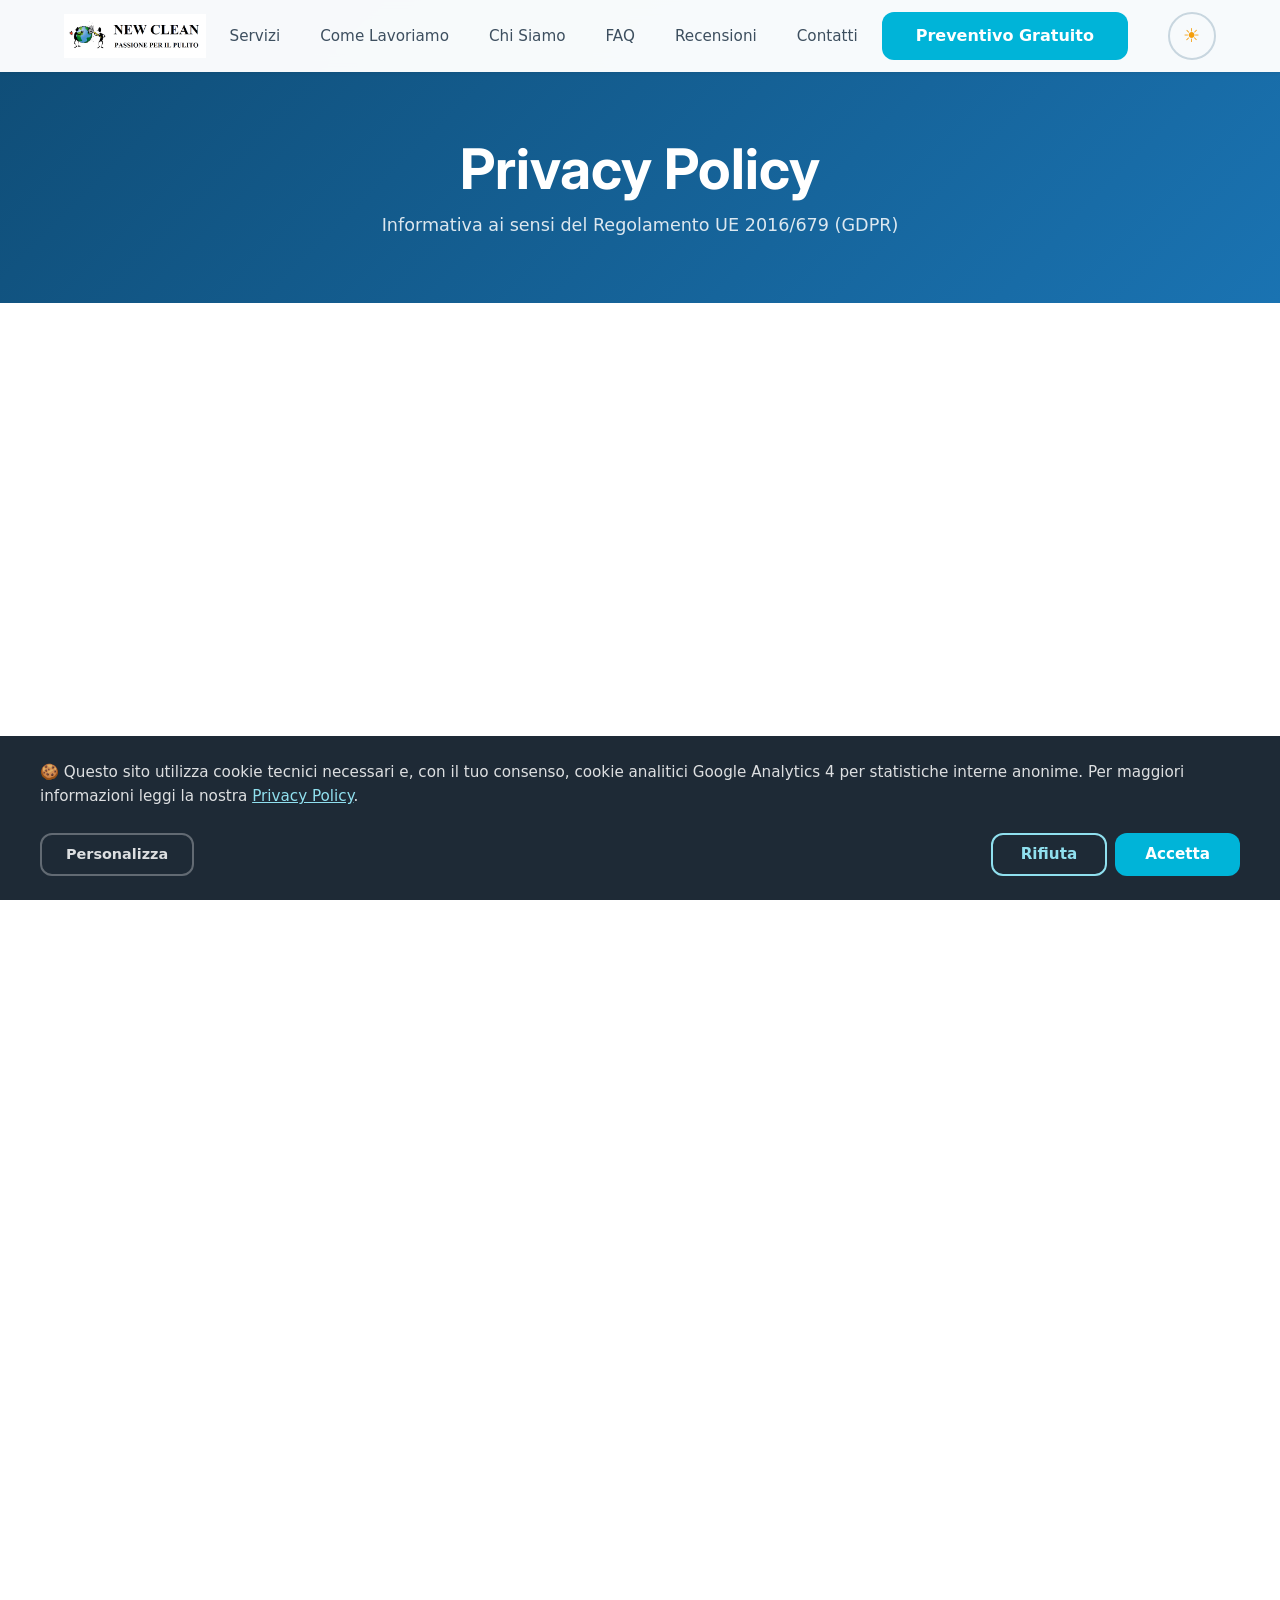
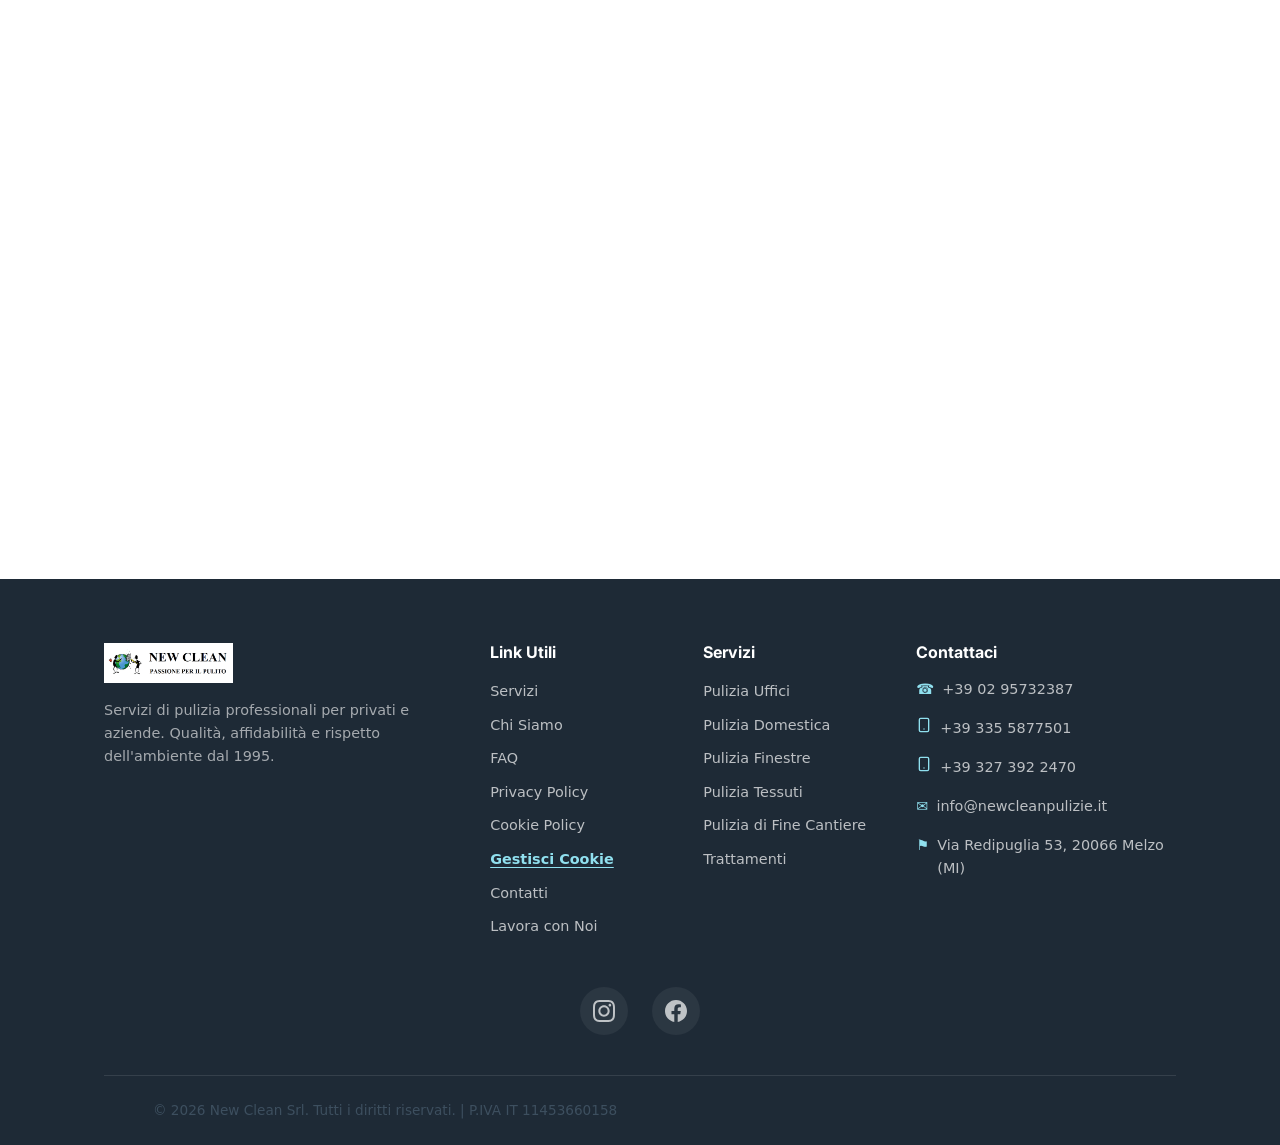
<file: privacy.html>
<!DOCTYPE html>
<html lang="it">
<head>
  <meta charset="UTF-8">
  <meta name="viewport" content="width=device-width, initial-scale=1.0">
  <title>Privacy Policy e Cookie Policy | New Clean S.r.l.</title>
  <meta name="description" content="Privacy Policy New Clean S.r.l. (P.IVA IT11453660158): dati trattati, finalità, conservazione, cookie e diritti dell'interessato secondo il GDPR UE 2016/679.">
  <meta name="robots" content="index, follow">
  <link rel="canonical" href="https://www.newcleanpulizie.it/privacy.html">

  <!-- Open Graph / Facebook -->
  <meta property="og:type" content="website">
  <meta property="og:site_name" content="New Clean S.r.l.">
  <meta property="og:locale" content="it_IT">
  <meta property="og:url" content="https://www.newcleanpulizie.it/privacy.html">
  <meta property="og:title" content="Privacy Policy e Cookie Policy | New Clean S.r.l.">
  <meta property="og:description" content="Informativa GDPR di New Clean S.r.l., impresa di pulizie con sede operativa a Melzo (MI): dati trattati, finalità, conservazione, cookie e diritti dell'interessato.">
  <meta property="og:image" content="https://www.newcleanpulizie.it/brand_assets/hero.webp">
  <meta property="og:image:alt" content="New Clean S.r.l. - impresa di pulizie a Melzo (MI): team al lavoro in un ambiente professionale">

  <!-- Twitter Card -->
  <meta name="twitter:card" content="summary_large_image">
  <meta name="twitter:title" content="Privacy Policy e Cookie Policy | New Clean S.r.l.">
  <meta name="twitter:description" content="Informativa GDPR di New Clean S.r.l. (P.IVA IT 11453660158): dati trattati, finalità, conservazione, cookie e diritti dell'interessato.">
  <meta name="twitter:image" content="https://www.newcleanpulizie.it/brand_assets/hero.webp">
  <meta name="twitter:image:alt" content="New Clean S.r.l. - impresa di pulizie a Melzo (MI): team al lavoro in un ambiente professionale">
  <!-- JSON-LD: entita aziendale canonica (identica alla homepage: stesso @id, stessi valori,
       P.IVA come identificatore univoco, URL dei loghi codificate). Serve a Google e ai motori
       generativi per riconoscere una sola "New Clean" e la sua area di servizio.
       Nota: nessun SearchAction perche il sito non ha una ricerca interna. -->
  <script type="application/ld+json">
{
    "@context": "https://schema.org",
    "@graph": [
      {
        "@type": "Organization",
        "@id": "https://www.newcleanpulizie.it/#organization",
        "name": "New Clean S.r.l.",
        "legalName": "New Clean S.r.l.",
        "alternateName": [
          "New Clean SRL",
          "New Clean S.r.l. Impresa di Pulizie",
          "New Clean S.n.c. di Sapuppo Sebastiano e Iacovelli Lucia"
        ],
        "vatID": "IT11453660158",
        "foundingDate": "1995",
        "employeeCount": 35,
        "description": "New Clean S.r.l. è un'impresa di pulizie attiva dal 1995: pulizia uffici, pulizie domestiche, finestre e vetri, lavaggio tessuti, pulizie di fine cantiere e trattamenti pavimenti. Sede operativa a Melzo (MI), sede legale a Comazzo (LO).",
        "url": "https://www.newcleanpulizie.it/",
        "logo": {
          "@type": "ImageObject",
          "url": "https://www.newcleanpulizie.it/brand_assets/Nome%20Societ%C3%A0%20x%20Homepage.png",
          "caption": "New Clean S.r.l."
        },
        "telephone": "+39 02 95732387",
        "email": "info@newcleanpulizie.it",
        "address": {
          "@type": "PostalAddress",
          "streetAddress": "Via Redipuglia 53",
          "addressLocality": "Melzo",
          "postalCode": "20066",
          "addressRegion": "MI",
          "addressCountry": "IT"
        },
        "location": [
          {
            "@id": "https://www.newcleanpulizie.it/#localbusiness"
          },
          {
            "@type": "Place",
            "name": "New Clean S.r.l. - Sede legale",
            "address": {
              "@type": "PostalAddress",
              "streetAddress": "Via Guglielmo Marconi 5",
              "addressLocality": "Comazzo",
              "postalCode": "26833",
              "addressRegion": "LO",
              "addressCountry": "IT"
            }
          }
        ],
        "subOrganization": {
          "@id": "https://www.newcleanpulizie.it/#localbusiness"
        },
        "sameAs": [
          "https://www.instagram.com/newclean_impresa_di_pulizie/"
        ]
      },
      {
        "@type": "LocalBusiness",
        "@id": "https://www.newcleanpulizie.it/#localbusiness",
        "name": "New Clean S.r.l.",
        "description": "Impresa di pulizie a Melzo (MI) dal 1995: pulizia uffici, pulizie domestiche, finestre e vetri, tessuti, fine cantiere e trattamenti pavimenti. Sopralluogo e preventivo gratuiti su Milano, Lodi, Cremona e Lombardia.",
        "url": "https://www.newcleanpulizie.it/",
        "image": "https://www.newcleanpulizie.it/brand_assets/hero.webp",
        "telephone": "+39 02 95732387",
        "email": "info@newcleanpulizie.it",
        "priceRange": "€€",
        "currenciesAccepted": "EUR",
        "parentOrganization": {
          "@id": "https://www.newcleanpulizie.it/#organization"
        },
        "address": {
          "@type": "PostalAddress",
          "streetAddress": "Via Redipuglia 53",
          "addressLocality": "Melzo",
          "postalCode": "20066",
          "addressRegion": "MI",
          "addressCountry": "IT"
        },
        "geo": {
          "@type": "GeoCoordinates",
          "latitude": "45.501268",
          "longitude": "9.431000"
        },
        "hasMap": "https://www.google.com/maps/search/?api=1&query=New%20Clean%20S.r.l.%2C%20Via%20Redipuglia%2053%2C%2020066%20Melzo%20MI",
        "openingHoursSpecification": [
          {
            "@type": "OpeningHoursSpecification",
            "dayOfWeek": [
              "Monday",
              "Tuesday",
              "Wednesday",
              "Thursday",
              "Friday"
            ],
            "opens": "08:30",
            "closes": "12:00"
          },
          {
            "@type": "OpeningHoursSpecification",
            "dayOfWeek": [
              "Monday",
              "Tuesday",
              "Wednesday",
              "Thursday",
              "Friday"
            ],
            "opens": "14:30",
            "closes": "17:30"
          }
        ],
        "areaServed": [
          {
            "@type": "AdministrativeArea",
            "name": "Lombardia",
            "addressCountry": "IT"
          },
          {
            "@type": "AdministrativeArea",
            "name": "Città metropolitana di Milano",
            "addressCountry": "IT"
          },
          {
            "@type": "AdministrativeArea",
            "name": "Provincia di Monza e Brianza",
            "addressCountry": "IT"
          },
          {
            "@type": "AdministrativeArea",
            "name": "Provincia di Lodi",
            "addressCountry": "IT"
          },
          {
            "@type": "AdministrativeArea",
            "name": "Provincia di Cremona",
            "addressCountry": "IT"
          },
          {
            "@type": "City",
            "name": "Melzo",
            "addressRegion": "MI",
            "addressCountry": "IT"
          },
          {
            "@type": "City",
            "name": "Milano",
            "addressRegion": "MI",
            "addressCountry": "IT"
          },
          {
            "@type": "City",
            "name": "Monza",
            "addressRegion": "MB",
            "addressCountry": "IT"
          },
          {
            "@type": "City",
            "name": "Lodi",
            "addressRegion": "LO",
            "addressCountry": "IT"
          },
          {
            "@type": "City",
            "name": "Cremona",
            "addressRegion": "CR",
            "addressCountry": "IT"
          }
        ],
        "knowsAbout": [
          "Pulizia uffici",
          "Pulizia domestica",
          "Pulizia finestre e vetri",
          "Lavaggio tessuti e tappezzerie",
          "Pulizia di fine cantiere",
          "Trattamenti e lucidatura pavimenti",
          "Sanificazione ambienti di lavoro",
          "Prodotti biodegradabili a pH neutro"
        ],
        "keywords": "impresa di pulizie Melzo, pulizie uffici Milano, pulizie Monza e Brianza, pulizie Lodi, pulizie Cremona, pulizia fine cantiere Milano",
        "sameAs": [
          "https://www.instagram.com/newclean_impresa_di_pulizie/"
        ]
      },
      {
        "@type": "WebSite",
        "@id": "https://www.newcleanpulizie.it/#website",
        "url": "https://www.newcleanpulizie.it/",
        "name": "New Clean S.r.l.",
        "alternateName": "New Clean Impresa di Pulizie",
        "description": "Sito ufficiale di New Clean S.r.l., impresa di pulizie a Melzo (MI) al servizio di Milano, Lodi e Cremona dal 1995.",
        "inLanguage": "it-IT",
        "publisher": {
          "@id": "https://www.newcleanpulizie.it/#organization"
        },
        "about": {
          "@id": "https://www.newcleanpulizie.it/#localbusiness"
        }
      }
    ]
  }
  </script>

  <!-- JSON-LD: pagina corrente + breadcrumb -->
  <script type="application/ld+json">
{
    "@context": "https://schema.org",
    "@graph": [
      {
        "@type": [
          "WebPage"
        ],
        "@id": "https://www.newcleanpulizie.it/privacy.html#webpage",
        "url": "https://www.newcleanpulizie.it/privacy.html",
        "name": "Privacy Policy e Cookie Policy | New Clean S.r.l.",
        "isPartOf": {
          "@id": "https://www.newcleanpulizie.it/#website"
        },
        "about": [
          {
            "@id": "https://www.newcleanpulizie.it/#organization"
          },
          {
            "@id": "https://www.newcleanpulizie.it/#localbusiness"
          }
        ],
        "primaryImageOfPage": "https://www.newcleanpulizie.it/brand_assets/hero.webp",
        "dateModified": "2026-10-22",
        "breadcrumb": {
          "@id": "https://www.newcleanpulizie.it/privacy.html#breadcrumb"
        },
        "inLanguage": "it-IT"
      },
      {
        "@type": "BreadcrumbList",
        "@id": "https://www.newcleanpulizie.it/privacy.html#breadcrumb",
        "itemListElement": [
          {
            "@type": "ListItem",
            "position": 1,
            "name": "Home",
            "item": "https://www.newcleanpulizie.it/"
          },
          {
            "@type": "ListItem",
            "position": 2,
            "name": "Privacy Policy",
            "item": "https://www.newcleanpulizie.it/privacy.html"
          }
        ]
      }
    ]
  }
  </script>





  <!-- Favicon -->
  <link rel="icon" type="image/png" href="brand_assets/Nome Società x Homepage.png">
  <link rel="apple-touch-icon" href="brand_assets/Nome Società x Homepage.png">

  <!-- Titolo unico in cima all'head -->

  <!-- Google Fonts: Inter (solo titoli, con display=swap) -->
  <link rel="preconnect" href="https://fonts.googleapis.com" crossorigin>
  <link rel="preconnect" href="https://fonts.gstatic.com" crossorigin>
  <link href="https://fonts.googleapis.com/css2?family=Inter:wght@600;700;800&display=swap" rel="stylesheet">

  <!-- CSS principale -->
  <link rel="stylesheet" href="style.css">


</head>
<body>

  <!-- Skip to content -->
  <a href="#main-content" class="skip-link">Vai al contenuto principale</a>

  <!-- ============================================
       HEADER / NAVIGAZIONE
       ============================================ -->
  <header class="header" role="banner">
    <div class="header__inner">
      <a href="index.html" class="header__logo" aria-label="Torna alla homepage">
        <img src="brand_assets/Nome Società x Homepage.png" alt="Logo azienda pulizie" width="160" height="44" loading="eager" decoding="async">
      </a>

      <!-- Desktop Navigation -->
      <nav class="nav" aria-label="Navigazione principale">
        <ul class="nav__list">
          <li><a href="index.html#servizi" class="nav__link">Servizi</a></li>
          <li><a href="index.html#come-lavoriamo" class="nav__link">Come Lavoriamo</a></li>
          <li><a href="index.html#chi-siamo" class="nav__link">Chi Siamo</a></li>
          <li><a href="index.html#faq" class="nav__link">FAQ</a></li>
          <li><a href="index.html#testimonianze" class="nav__link">Recensioni</a></li>
          <li><a href="contatti.html" class="nav__link">Contatti</a></li>
        </ul>
      </nav>

      <a href="contatti.html" class="btn btn-primary header__cta">Preventivo Gratuito</a>

      <!-- Hamburger Menu (Mobile) -->
      <button class="hamburger" aria-label="Apri menu di navigazione" aria-expanded="false" aria-controls="mobile-menu">
        <span class="hamburger__line"></span>
        <span class="hamburger__line"></span>
        <span class="hamburger__line"></span>
      </button>

      <!-- Theme Toggle -->
      <button class="theme-toggle" aria-label="Cambia tema chiaro/scuro">
        <span class="theme-toggle__sun">&#9728;</span>
        <span class="theme-toggle__moon">&#9790;</span>
      </button>
    </div>
  </header>

  <!-- Mobile Menu Overlay -->
  <div class="mobile-menu" id="mobile-menu" role="dialog" aria-label="Menu di navigazione">
    <a href="index.html#servizi" class="mobile-menu__link">Servizi</a>
    <a href="index.html#come-lavoriamo" class="mobile-menu__link">Come Lavoriamo</a>
    <a href="index.html#chi-siamo" class="mobile-menu__link">Chi Siamo</a>
    <a href="index.html#faq" class="mobile-menu__link">FAQ</a>
    <a href="index.html#testimonianze" class="mobile-menu__link">Recensioni</a>
    <a href="contatti.html" class="mobile-menu__link">Contatti</a>
    <a href="lavora-con-noi.html" class="mobile-menu__link">Lavora con Noi</a>
    <a href="contatti.html" class="btn btn-primary mobile-menu__cta">Preventivo Gratuito</a>
  </div>

  <!-- ============================================
       PAGE HERO
       ============================================ -->
  <header class="page-hero" aria-label="Intestazione pagina privacy">
    <div class="container">
      <h1 class="page-hero__title">Privacy Policy</h1>
      <p class="page-hero__desc">Informativa ai sensi del Regolamento UE 2016/679 (GDPR)</p>
    </div>
  </header>

  <!-- ============================================
       CONTENUTO PRIVACY POLICY
       ============================================ -->
  <main class="privacy-section section-padding" id="main-content">
    <div class="container">
      <div class="privacy-content fade-in">
        <p class="privacy-last-updated">Ultimo aggiornamento: 21/10/2026</p>

        <nav class="privacy-index" aria-label="Indice della Privacy Policy">
          <h2 class="privacy-index__title">Indice</h2>
          <ol class="privacy-index__list">
            <li><a href="#privacy-1">Titolare del Trattamento</a></li>
            <li><a href="#privacy-2">Tipologie di Dati Raccolti</a></li>
            <li><a href="#privacy-3">Finalità e Base Giuridica</a></li>
            <li><a href="#privacy-4">Sicurezza dei Dati</a></li>
            <li><a href="#privacy-5">Destinatari dei Dati</a></li>
            <li><a href="#privacy-6">Luogo del Trattamento e Trasferimenti</a></li>
            <li><a href="#privacy-7">Conservazione dei Dati</a></li>
            <li><a href="#privacy-8">Diritti dell'Interessato</a></li>
            <li><a href="#privacy-9">Cookie Policy</a></li>
            <li><a href="#privacy-10">WhatsApp Business</a></li>
            <li><a href="#privacy-11">Modifiche alla Presente Informativa</a></li>
            <li><a href="#privacy-12">Contatti e Recapiti</a></li>
          </ol>
        </nav>

        <div class="privacy-block">
          <p>Benvenuto nella Privacy Policy di New Clean SRL.</p>
          <p>La tutela della privacy e la protezione dei dati personali sono priorità fondamentali per New Clean SRL. Di seguito ti informiamo su come raccogliamo, utilizziamo e proteggiamo i tuoi dati quando visiti il nostro sito web www.newcleanpulizie.it e utilizzi i nostri servizi.</p>
        </div>

        <div class="privacy-block" id="privacy-1">
          <h2>1. Titolare del Trattamento</h2>
          <p>Il Titolare del trattamento dei dati è:</p>
          <ul class="privacy-list">
            <li><strong>Ragione Sociale:</strong> New Clean SRL</li>
            <li><strong>Indirizzo:</strong> Via Redipuglia 53, 20066 Melzo (MI), Italia</li>
            <li><strong>Email:</strong> info@newcleanpulizie.it</li>
            <li><strong>Telefono:</strong> +39 02 95732387 / +39 335 5877501 / +39 327 392 2470</li>
            <li><strong>P.IVA:</strong> IT 11453660158</li>
          </ul>
          <p>Per le candidature puoi contattare direttamente l'Ufficio Personale: <a href="mailto:personale@newcleanpulizie.it">personale@newcleanpulizie.it</a>.</p>
        </div>

        <div class="privacy-block" id="privacy-2">
          <h2>2. Tipologie di Dati Raccolti</h2>
          <p>Trattiamo le seguenti categorie di dati personali, raccolti direttamente tramite i moduli del sito o automaticamente durante la navigazione:</p>

          <h3>A. Dati forniti volontariamente tramite i form</h3>
          <p><strong>Form di contatto (pagina "Contatti"):</strong> nome, email, telefono, tipo di servizio richiesto, preferenza oraria e contenuto del messaggio.</p>
          <p><strong>Form di candidatura (pagina "Lavora con Noi"):</strong> nome, cognome, data di nascita, turni di lavoro preferiti, telefono, email (facoltativa) e testo di motivazione (facoltativo). La candidatura viene trasmessa al nostro Ufficio Personale tramite il tuo client di posta elettronica.</p>
          <p><strong>Modulo di soddisfazione servizio:</strong> valutazioni per voce, recensione testuale, nome e email del cliente, consenso eventuale alla pubblicazione.</p>

          <h3>B. Dati di navigazione</h3>
          <p>I sistemi informatici e le procedure software preposte al funzionamento di questo sito acquisiscono, nel corso del loro normale esercizio, alcuni dati personali la cui trasmissione è implicita nell'uso dei protocolli di comunicazione di Internet.</p>
          <ul class="privacy-list">
            <li><strong>Dati trattati:</strong> indirizzi IP (in forma aggregata e non identificativa), nome del dominio, orario di accesso, metodo utilizzato per accedere, parametri del sistema operativo e dell'ambiente informatico, dimensione dei file richiesti.</li>
            <li><strong>Finalità:</strong> verifica del corretto funzionamento del sito, analisi statistica anonima e sicurezza.</li>
          </ul>

          <h3>C. Dati raccolti tramite strumenti di tracciamento</h3>
          <p>Cookie tecnici di prima parte e, previo consenso, cookie analitici di terze parti (Google Analytics 4): dettagli nella sezione 9 e nella Cookie Policy consultabile dal banner in basso o dal link "Cookie Policy" nel footer.</p>

          <h3>D. Dati raccolti tramite messaggistica istantanea</h3>
          <p>Numero di telefono, nome visualizzato e contenuto delle conversazioni avviate tramite il pulsante WhatsApp presente sul sito (dettagli nella sezione 10).</p>

          <p>Non raccogliamo dati appartenenti a categorie particolari di cui all'Art. 9 GDPR né dati relativi a minori di 16 anni: i form del sito non sono destinati a minori.</p>
        </div>

        <div class="privacy-block" id="privacy-3">
          <h2>3. Finalità del Trattamento e Base Giuridica</h2>
          <p>Nella tabella seguente sono riepilogate le finalità perseguite, i dati interessati, la base giuridica di riferimento (Reg. UE 2016/679) e i tempi di conservazione.</p>
          <div class="privacy-table-wrapper">
            <table class="privacy-table">
              <caption class="sr-only">Finalità del trattamento, dati interessati, base giuridica e tempi di conservazione</caption>
              <thead>
                <tr>
                  <th scope="col">Finalità</th>
                  <th scope="col">Dati trattati</th>
                  <th scope="col">Base giuridica</th>
                  <th scope="col">Conservazione</th>
                </tr>
              </thead>
              <tbody>
                <tr>
                  <td>Richiesta di preventivo, sopralluogo e informazione sui servizi</td>
                  <td>Nome, email, telefono, messaggio, eventuale indirizzo del sopralluogo</td>
                  <td>Misure precontrattuali — Art. 6.1.b GDPR; consenso per il contatto — Art. 6.1.a GDPR</td>
                  <td>12 mesi dalla richiesta; per la durata del contratto se il servizio viene attivato</td>
                </tr>
                <tr>
                  <td>Selezione del personale e gestione delle candidature spontanee</td>
                  <td>Nome, cognome, data di nascita, recapiti, motivazione, curriculum trasmesso via email</td>
                  <td>Consenso — Art. 6.1.a GDPR</td>
                  <td>24 mesi dalla candidatura, salvo diverso accordo o inserimento in banca dati</td>
                </tr>
                <tr>
                  <td>Assistenza clienti e comunicazione via WhatsApp</td>
                  <td>Numero di telefono, nome visualizzato, contenuto delle conversazioni</td>
                  <td>Consenso — Art. 6.1.a GDPR; misure precontrattuali — Art. 6.1.b GDPR</td>
                  <td>Durata della conversazione e fino a 12 mesi successivi</td>
                </tr>
                <tr>
                  <td>Statistiche anonime di navigazione e miglioramento del sito</td>
                  <td>Cookie analitici, pagine visitate, durata della sessione, area geografica a livello di città</td>
                  <td>Consenso — Art. 6.1.a GDPR e Art. 122, comma 1, Codice Privacy (provv. Cookie)</td>
                  <td>Fino a 14 mesi secondo la configurazione di Google Analytics 4</td>
                </tr>
                <tr>
                  <td>Adempimenti contrattuali, contabili e fiscali conseguenti al servizio</td>
                  <td>Dati anagrafici e di contatto, documenti contrattuali e fiscali</td>
                  <td>Obbligo legale — Art. 6.1.c GDPR</td>
                  <td>10 anni (conservazione contabile e fiscale)</td>
                </tr>
                <tr>
                  <td>Tutela legale e sicurezza del sito (difensiva in giudizio, antispam)</td>
                  <td>Dati di contatto, log di accesso, contenuto dei messaggi ricevuti</td>
                  <td>Interesse legittimo del Titolare — Art. 6.1.f GDPR</td>
                  <td>12 mesi, o per la durata della controversia</td>
                </tr>
              </tbody>
            </table>
          </div>
          <p class="privacy-table-note">Il conferimento dei dati contrassegnati nei form con il simbolo <strong>*</strong> è necessario: un rifiuto impedisce l'invio della richiesta. Ogni altro trattamento facoltativo è subordinato al tuo consenso, revocabile in qualsiasi momento.</p>
        </div>

        <div class="privacy-block" id="privacy-4">
          <h2>4. Sicurezza dei Dati</h2>
          <p>Il Titolare adotta le misure tecniche e organizzative richieste dagli Artt. 25 e 32 GDPR per garantire un livello di sicurezza adeguato al rischio. In particolare:</p>
          <ul class="privacy-list">
            <li>comunicazione cifrata del sito tramite HTTPS (certificato TLS) e redirect 301 forzato verso il dominio sicuro;</li>
            <li>server hosting OVHcloud con protezione firewall, aggiornamenti applicativi e backup periodici;</li>
            <li>accesso ai dati personali riservato al personale autorizzato e istruito, con credenziali individuali;</li>
            <li>conservazione delle candidature e dei contatti su strumenti protetti e cancellazione alla scadenza dei termini indicati;</li>
            <li>nessuna vendita né diffusione a scopo commerciale dei dati degli utenti.</li>
          </ul>
          <p>Il sito è statico e non contiene aree riservate né database di utenti registrati: non sono pertanto richiesti username o password.</p>
        </div>

        <div class="privacy-block" id="privacy-5">
          <h2>5. Destinatari dei Dati</h2>
          <p>I tuoi dati possono essere trattati da soggetti designati come Responsabili del trattamento ai sensi dell'Art. 28 GDPR, limitati a quanto necessario per le finalità indicate:</p>
          <ul class="privacy-list">
            <li><strong>EmailJS</strong> (EmailJS Inc.) — trasporto dei messaggi dei form verso la casella info@newcleanpulizie.it. I contenuti non sono conservati stabilmente sui server del fornitore.</li>
            <li><strong>Google Ireland Limited</strong> — Google Analytics 4 (statistiche), Google Fonts (caratteri tipografici), Google Maps (mappa della sede).</li>
            <li><strong>Meta Platforms Ireland / WhatsApp LLC</strong> — gestione delle conversazioni WhatsApp (vedi sezione 10).</li>
            <li><strong>OVH SAS</strong> (Francia) — hosting e manutenzione dei server.</li>
            <li><strong>jsDelivr / Cloudflare</strong> — distribuzione via CDN dei file statici.</li>
            <li><strong>Consulente fiscale e professionale</strong> della società, per gli adempimenti di legge.</li>
          </ul>
          <p>L'elenco completo e aggiornato dei Responsabili è disponibile su richiesta scritta all'indirizzo info@newcleanpulizie.it. I dati non sono diffusi né ceduti a fini commerciali o pubblicitari.</p>
        </div>

        <div class="privacy-block" id="privacy-6">
          <h2>6. Luogo del Trattamento e Trasferimenti Extra-UE</h2>
          <p>I dati sono trattati presso la sede operativa di New Clean SRL a Melzo (MI) e presso gli uffici dei fornitori di servizi (hosting, software gestionali, consulenza fiscale), tutti interni all'Unione Europea o equiparati.</p>
          <p>Alcuni dati possono essere trasferiti al di fuori dello Spazio Economico Europeo (SEE), in particolare verso gli Stati Uniti, per il tramite di WhatsApp LLC, Google LLC e dei sistemi CDN. Tali trasferimenti avvengono nel rispetto delle decisioni di adeguatezza della Commissione Europea (Decisione di adeguamento UE-USA, Framework Data Privacy Framework) e, ove necessario, delle clausole contrattuali standard approvate con Decisione Commissione UE 2021/914.</p>
        </div>

        <div class="privacy-block" id="privacy-7">
          <h2>7. Conservazione dei Dati</h2>
          <p>I dati personali raccolti per fini legati all'erogazione del servizio (preventivi, contratti di pulizia) sono conservati per il tempo necessario alla gestione del rapporto e per i termini previsti dalla normativa civile e fiscale (10 anni per la documentazione contabile).</p>
          <p>Le candidature spontanee sono conservate per 24 mesi dalla ricezione; decorso tale termine i dati vengono cancellati o resi anonimi, salvo tua diversa indicazione.</p>
          <p>I dati trattati sulla base del consenso (newsletter, materiale promozionale, statistiche analitiche) sono conservati fino alla revoca del consenso o alla richiesta di cancellazione.</p>
          <p>Le recensioni pubblicate sul modulo di soddisfazione restano visibili fino alla richiesta di rimozione, che viene evasa entro 30 giorni.</p>
        </div>

        <div class="privacy-block" id="privacy-8">
          <h2>8. Diritti dell'Interessato</h2>
          <p>Ai sensi degli Artt. 15-22 del GDPR, nella tua qualità di Interessato hai il diritto di:</p>
          <ul class="privacy-list">
            <li><strong>Accesso (Art. 15):</strong> ottenere la conferma dell'esistenza o meno dei tuoi dati e conoscerne contenuto, origine, finalità e modalità del trattamento.</li>
            <li><strong>Rettifica (Art. 16):</strong> ottenere la correzione dei dati inesatti o l'integrazione di quelli incompleti.</li>
            <li><strong>Cancellazione (Art. 17):</strong> ottenere la cancellazione dei dati trattati in violazione di legge o quando non più necessari.</li>
            <li><strong>Limitazione (Art. 18):</strong> ottenere la limitazione del trattamento nelle ipotesi previste dal Regolamento.</li>
            <li><strong>Portabilità (Art. 20):</strong> ricevere in formato strutturato e leggibile da dispositivo automatico i dati forniti al Titolare e trasmetterli a un altro titolare.</li>
            <li><strong>Opposizione (Art. 21):</strong> opporti in qualsiasi momento al trattamento basato sull'interesse legittimo.</li>
            <li><strong>Revoca del consenso (Art. 7.3):</strong> revocare il consenso in qualsiasi momento senza pregiudicare la liceità del trattamento precedente.</li>
          </ul>
          <p>Le richieste vanno rivolte a: <a href="mailto:info@newcleanpulizie.it">info@newcleanpulizie.it</a> oppure tramite raccomandata A/R a New Clean SRL, Via Redipuglia 53, 20066 Melzo (MI). Ti risponderemo entro 30 giorni; il servizio è gratuito.</p>
          <p>Se ritieni che il trattamento violi il Regolamento, hai inoltre diritto di proporre <strong>reclamo all'Autorità di controllo</strong>, Garante per la Protezione dei Dati Personali, <a href="https://www.garanteprivacy.it" target="_blank" rel="noopener noreferrer">www.garanteprivacy.it</a>, o di agire in sede giudiziale (Art. 77 e 79 GDPR).</p>
        </div>

        <div class="privacy-block" id="privacy-9">
          <h2>9. Cookie Policy e Strumenti di Tracciamento</h2>
          <p>Il sito utilizza cookie tecnici necessari al funzionamento e, previo consenso, cookie analitici e di funzionalità. La Cookie Policy integrale è disponibile cliccando sul link "Cookie Policy" nel footer o sul pulsante "Personalizza" del banner cookie; le tue preferenze sono sempre modificabili tramite il link "Gestisci Cookie".</p>
          <ul class="privacy-list">
            <li><strong>Cookie necessari:</strong> sempre attivi, gestiscono il consenso e le preferenze di visualizzazione (tema chiaro/scuro). Prima parte, durata massima 12 mesi.</li>
            <li><strong>Cookie di funzionalità:</strong> memorizzano le scelte dell'utente per un'esperienza personalizzata.</li>
            <li><strong>Cookie analitici — Google Analytics 4 (ID G-5WKYNCERF5):</strong> statistiche anonime sulle visite, attivate solo dopo il consenso; è disponibile il <a href="https://tools.google.com/dlpage/gaoptout" target="_blank" rel="noopener noreferrer">componente aggiuntivo di opt-out</a> fornito da Google.</li>
            <li><strong>Cookie di marketing:</strong> disattivabili dal pannello preferenze; il sito non effettua profilazione pubblicitaria propria.</li>
          </ul>
          <p>Nessun cookie di profilazione viene installato prima di aver espresso una scelta tramite il banner.</p>
        </div>

        <div class="privacy-block" id="privacy-10">
          <h2>10. WhatsApp Business</h2>
          <p>Il sito espone un pulsante che apre una conversazione con il nostro account WhatsApp Business. Il contatto viene avviato solo dopo un tuo clic e non attiva trasferimenti automatici di dati dal sito.</p>
          <ul class="privacy-list">
            <li><strong>Dati trattati:</strong> il tuo numero di telefono, il nome visualizzato sul tuo profilo e il contenuto delle conversazioni.</li>
            <li><strong>Finalità:</strong> assistenza clienti, richieste di preventivo, informazione sui servizi e — solo se acconsenti — comunicazioni promozionali.</li>
            <li><strong>Base giuridica:</strong> consenso (Art. 6.1.a GDPR) e misure precontrattuali (Art. 6.1.b GDPR).</li>
            <li><strong>Fornitore:</strong> WhatsApp LLC / Meta Platforms Inc. (USA). I dati sono soggetti anche all'informativa di Meta: <a href="https://www.whatsapp.com/legal" target="_blank" rel="noopener noreferrer">whatsapp.com/legal</a>.</li>
            <li><strong>Revoca:</strong> puoi interrompere le comunicazioni promozionali in qualsiasi momento scrivendo "STOP" in chat o contattarci ai recapiti del punto 12.</li>
          </ul>
          <p>Se non desideri trasferire dati su WhatsApp, puoi utilizzare il form di contatto, il telefono o l'email: le finalità sono le stesse.</p>
        </div>

        <div class="privacy-block" id="privacy-11">
          <h2>11. Modifiche alla Presente Informativa</h2>
          <p>La presente Privacy Policy può essere aggiornata in relazione a nuove finalità di trattamento, all'introduzione di nuovi servizi o a modifiche normative. Le modifiche sostanziali sono segnalate su questa pagina e la data di aggiornamento riportata in alto viene aggiornata.</p>
          <p>Ti invitiamo a consultare periodicamente questa pagina; le versioni precedenti sono disponibili su richiesta.</p>
        </div>

        <div class="privacy-block" id="privacy-12">
          <h2>12. Contatti e Recapiti</h2>
          <p>Per domande, chiarimenti o per esercitare i diritti elencati nella sezione 8 puoi contattare il Titolare:</p>
          <ul class="privacy-list">
            <li><strong>Email privacy:</strong> <a href="mailto:info@newcleanpulizie.it">info@newcleanpulizie.it</a></li>
            <li><strong>Email Ufficio Personale:</strong> <a href="mailto:personale@newcleanpulizie.it">personale@newcleanpulizie.it</a></li>
            <li><strong>Telefono:</strong> <a href="tel:+390295732387">+39 02 95732387</a> — <a href="tel:+393355877501">+39 335 5877501</a> — <a href="tel:+393273922470">+39 327 392 2470</a></li>
            <li><strong>Indirizzo:</strong> New Clean SRL, Via Redipuglia 53, 20066 Melzo (MI)</li>
            <li><strong>Orari di apertura:</strong> Lun-Ven 08:30-17:30</li>
          </ul>
        </div>

        <div class="privacy-back-link">
          <a href="index.html" class="btn btn-outline">&larr; Torna alla Homepage</a>
        </div>
      </div>
    </div>
  </main>

  <!-- ============================================
       FOOTER
       ============================================ -->
  <footer class="footer" role="contentinfo">
    <div class="container">
      <div class="footer__grid">
        <div class="footer__brand">
          <a href="index.html" class="footer__logo" aria-label="Homepage">
            <img src="brand_assets/Nome Società x Homepage.png" alt="Logo azienda pulizie" width="140" height="40" loading="lazy" decoding="async">
          </a>
          <p>Servizi di pulizia professionali per privati e aziende. Qualità, affidabilità e rispetto dell'ambiente dal 1995.</p>
        </div>

        <nav aria-label="Link rapidi footer">
          <h3 class="footer__heading">Link Utili</h3>
          <ul class="footer__links">
            <li><a href="index.html#servizi">Servizi</a></li>
            <li><a href="index.html#chi-siamo">Chi Siamo</a></li>
            <li><a href="index.html#faq">FAQ</a></li>
            <li><a href="privacy.html">Privacy Policy</a></li>
            <li><a href="javascript:void(0)" class="cookie-policy-trigger">Cookie Policy</a></li>
            <li><a href="javascript:void(0)" class="cookie-settings-link" id="footer-cookie-settings">Gestisci Cookie</a></li>
            <li><a href="contatti.html">Contatti</a></li>
            <li><a href="lavora-con-noi.html">Lavora con Noi</a></li>
          </ul>
        </nav>

        <div>
          <h3 class="footer__heading">Servizi</h3>
          <ul class="footer__links">
            <li><a href="index.html#servizi">Pulizia Uffici</a></li>
            <li><a href="index.html#servizi">Pulizia Domestica</a></li>
            <li><a href="index.html#servizi">Pulizia Finestre</a></li>
            <li><a href="index.html#servizi">Pulizia Tessuti</a></li>
            <li><a href="index.html#servizi">Pulizia di Fine Cantiere</a></li>
            <li><a href="index.html#servizi">Trattamenti</a></li>
          </ul>
        </div>

        <div>
          <h3 class="footer__heading">Contattaci</h3>
          <ul class="footer__contact">
            <li>
              <span class="footer__contact-icon" aria-hidden="true">&#9742;</span>
              <a href="tel:+390295732387">+39 02 95732387</a>
            </li>
            <li>
              <span class="footer__contact-icon" aria-hidden="true"><svg xmlns="http://www.w3.org/2000/svg" width="16" height="16" viewBox="0 0 24 24" fill="none" stroke="currentColor" stroke-width="2" stroke-linecap="round" stroke-linejoin="round"><rect x="5" y="2" width="14" height="20" rx="2" ry="2"/><line x1="12" y1="18" x2="12.01" y2="18"/></svg></span>
              <a href="tel:+393355877501">+39 335 5877501</a>
            </li>
            <li>
              <span class="footer__contact-icon" aria-hidden="true"><svg xmlns="http://www.w3.org/2000/svg" width="16" height="16" viewBox="0 0 24 24" fill="none" stroke="currentColor" stroke-width="2" stroke-linecap="round" stroke-linejoin="round"><rect x="5" y="2" width="14" height="20" rx="2" ry="2"/><line x1="12" y1="18" x2="12.01" y2="18"/></svg></span>
              <a href="tel:+393273922470">+39 327 392 2470</a>
            </li>
            <li>
              <span class="footer__contact-icon" aria-hidden="true">&#9993;</span>
              <a href="mailto:info@newcleanpulizie.it">info@newcleanpulizie.it</a>
            </li>
            <li>
              <span class="footer__contact-icon" aria-hidden="true">&#9873;</span>
              <span>Via Redipuglia 53, 20066 Melzo (MI)</span>
            </li>
          </ul>
        </div>
      </div>

      <!-- Social Media Icons -->
      <div class="footer__social">
        <a href="https://www.instagram.com/newclean_impresa_di_pulizie?igsh=MXRpODRwdWc5azRwag%3D%3D&utm_source=qr" class="footer__social-link" target="_blank" rel="noopener noreferrer" aria-label="Seguici su Instagram">
          <svg xmlns="http://www.w3.org/2000/svg" viewBox="0 0 24 24"><path d="M12 2.163c3.204 0 3.584.012 4.85.07 3.252.148 4.771 1.691 4.919 4.919.058 1.265.069 1.645.069 4.849 0 3.205-.012 3.584-.069 4.849-.149 3.225-1.664 4.771-4.919 4.919-1.266.058-1.644.07-4.85.07-3.204 0-3.584-.012-4.849-.07-3.26-.149-4.771-1.699-4.919-4.92-.058-1.265-.07-1.644-.07-4.849 0-3.204.013-3.583.07-4.849.149-3.227 1.664-4.771 4.919-4.919 1.266-.057 1.645-.069 4.849-.069zm0-2.163c-3.259 0-3.667.014-4.947.072-4.358.2-6.78 2.618-6.98 6.98-.059 1.281-.073 1.689-.073 4.948 0 3.259.014 3.668.072 4.948.2 4.358 2.618 6.78 6.98 6.98 1.281.058 1.689.072 4.948.072 3.259 0 3.668-.014 4.948-.072 4.354-.2 6.782-2.618 6.979-6.98.059-1.28.073-1.689.073-4.948 0-3.259-.014-3.667-.072-4.947-.196-4.354-2.617-6.78-6.979-6.98-1.281-.059-1.69-.073-4.949-.073zm0 5.838c-3.403 0-6.162 2.759-6.162 6.162s2.759 6.163 6.162 6.163 6.162-2.759 6.162-6.163c0-3.403-2.759-6.162-6.162-6.162zm0 10.162c-2.209 0-4-1.79-4-4 0-2.209 1.791-4 4-4s4 1.791 4 4c0 2.21-1.791 4-4 4zm6.406-11.845c-.796 0-1.441.645-1.441 1.44s.645 1.44 1.441 1.44c.795 0 1.439-.645 1.439-1.44s-.644-1.44-1.439-1.44z"/></svg>
        </a>
        <a href="https://www.facebook.com/share/18pMVoogh6/?mibextid=wwXIfr" class="footer__social-link" target="_blank" rel="noopener noreferrer" aria-label="Seguici su Facebook">
          <svg xmlns="http://www.w3.org/2000/svg" viewBox="0 0 24 24"><path d="M24 12.073c0-6.627-5.373-12-12-12s-12 5.373-12 12c0 5.99 4.388 10.954 10.125 11.854v-8.385h-3.047v-3.47h3.047v-2.642c0-3.007 1.792-4.669 4.533-4.669 1.312 0 2.686.235 2.686.235v2.953h-1.514c-1.491 0-1.956.925-1.956 1.874v2.25h3.328l-.532 3.47h-2.796v8.385c5.737-.9 10.125-5.864 10.125-11.854z"/></svg>
        </a>
      </div>

      <div class="footer__bottom">
        <p>&copy; 2026 New Clean Srl. Tutti i diritti riservati. | P.IVA IT 11453660158</p>
      </div>
    </div>
  </footer>

  <!-- WhatsApp Floating Button -->
  <a href="https://wa.me/393273922470?text=Ciao%2C%20vorrei%20informazioni%20sui%20vostri%20servizi%20di%20pulizia." class="whatsapp-float" target="_blank" rel="noopener noreferrer" aria-label="Contattaci su WhatsApp">
    <svg xmlns="http://www.w3.org/2000/svg" width="28" height="28" viewBox="0 0 24 24" fill="currentColor" aria-hidden="true">
      <path d="M17.472 14.382c-.297-.149-1.758-.867-2.03-.967-.273-.099-.471-.148-.67.15-.197.297-.767.966-.94 1.164-.173.199-.347.223-.644.075-.297-.15-1.255-.463-2.39-1.475-.883-.788-1.48-1.761-1.653-2.059-.173-.297-.018-.458.13-.606.134-.133.298-.347.446-.52.149-.174.198-.298.298-.497.099-.198.05-.371-.025-.52-.075-.149-.669-1.612-.916-2.207-.242-.579-.487-.5-.669-.51-.173-.008-.371-.01-.57-.01-.198 0-.52.074-.792.372-.272.297-1.04 1.016-1.04 2.479 0 1.462 1.065 2.875 1.213 3.074.149.198 2.096 3.2 5.077 4.487.709.306 1.262.489 1.694.625.712.227 1.36.195 1.871.118.571-.085 1.758-.719 2.006-1.413.248-.694.248-1.289.173-1.413-.074-.124-.272-.198-.57-.347m-5.421 7.403h-.004a9.87 9.87 0 01-5.031-1.378l-.361-.214-3.741.982.998-3.648-.235-.374a9.86 9.86 0 01-1.51-5.26c.001-5.45 4.436-9.884 9.888-9.884 2.64 0 5.122 1.03 6.988 2.898a9.825 9.825 0 012.893 6.994c-.003 5.45-4.437 9.884-9.885 9.884m8.413-18.297A11.815 11.815 0 0012.05 0C5.495 0 .16 5.335.157 11.892c0 2.096.547 4.142 1.588 5.945L.057 24l6.305-1.654a11.882 11.882 0 005.683 1.448h.005c6.554 0 11.89-5.335 11.893-11.893a11.821 11.821 0 00-3.48-8.413z"/>
    </svg>
  </a>

  <!-- Back to Top Button -->
  <button class="back-to-top" aria-label="Torna in cima alla pagina">
    <svg xmlns="http://www.w3.org/2000/svg" width="24" height="24" viewBox="0 0 24 24" fill="none" stroke="currentColor" stroke-width="2.5" stroke-linecap="round" stroke-linejoin="round" aria-hidden="true">
      <polyline points="18 15 12 9 6 15"></polyline>
    </svg>
  </button>

  <!-- Cookie Banner -->
  <div class="cookie-banner" id="cookie-banner" role="dialog" aria-label="Informativa sui cookie">
    <div class="cookie-banner__content">
      <p>🍪 Questo sito utilizza cookie tecnici necessari e, con il tuo consenso, cookie analitici Google Analytics 4 per statistiche interne anonime. Per maggiori informazioni leggi la nostra <a href="privacy.html">Privacy Policy</a>.</p>
      <div class="cookie-banner__actions-left">
        <button class="btn btn-cookie-customize" id="cookie-customize" type="button">Personalizza</button>
      </div>
      <div class="cookie-banner__actions-right">
        <button class="btn btn-cookie-reject" id="cookie-reject" type="button">Rifiuta</button>
        <button class="btn btn-cookie-accept" id="cookie-accept" type="button">Accetta</button>
      </div>
    </div>
  </div>

  <!-- Cookie Preferences Panel -->
  <div class="cookie-preferences" id="cookie-preferences" role="dialog" aria-label="Preferenze Cookie" aria-modal="true">
    <div class="cookie-preferences__overlay" id="cookie-preferences-overlay"></div>
    <div class="cookie-preferences__panel">
      <div class="cookie-preferences__header">
        <h3>Personalizza i Cookie</h3>
        <button class="cookie-preferences__close" id="cookie-preferences-close" type="button" aria-label="Chiudi preferenze cookie">✕</button>
      </div>
      <p class="cookie-preferences__desc">Scegli quali categorie di cookie accettare. I cookie necessari sono sempre attivi poiché indispensabili per il funzionamento del sito.</p>

      <div class="cookie-preferences__categories" id="cookie-categories">
        <!-- Necessari (disabled, always on) -->
        <div class="cookie-category" data-category="necessary">
          <div class="cookie-category__info">
            <h4>Cookie necessari</h4>
            <p>Indispensabili per il funzionamento del sito. Non possono essere disattivati.</p>
          </div>
          <label class="toggle-switch toggle-switch--disabled">
            <input type="checkbox" checked disabled />
            <span class="toggle-slider"></span>
          </label>
        </div>

        <!-- Funzionalità -->
        <div class="cookie-category" data-category="functionality">
          <div class="cookie-category__info">
            <h4>Cookie di funzionalità</h4>
            <p>Ricordano le tue scelte (lingua, regione) per offrirti un'esperienza personalizzata.</p>
          </div>
          <label class="toggle-switch">
            <input type="checkbox" checked />
            <span class="toggle-slider"></span>
          </label>
        </div>

        <!-- Analitici -->
        <div class="cookie-category" data-category="analytics">
          <div class="cookie-category__info">
            <h4>Cookie analitici — Google Analytics 4</h4>
            <p>Utilizziamo Google Analytics 4 (ID: G-5WKYNCERF5) per raccogliere statistiche anonime sulle visite: pagine visitate, durata della sessione, provenienza geografica. I dati sono trasmessi e conservati sui server di Google negli USA. Puoi disattivare i cookie GA scaricando il <a href="https://tools.google.com/dlpage/gaoptout" target="_blank" rel="noopener noreferrer">browser opt-out</a> o rifiutando questa categoria qui.</p>
          </div>
          <label class="toggle-switch">
            <input type="checkbox" checked />
            <span class="toggle-slider"></span>
          </label>
        </div>

        <!-- Marketing -->
        <div class="cookie-category" data-category="marketing">
          <div class="cookie-category__info">
            <h4>Cookie di marketing</h4>
            <p>Vengono utilizzati per mostrare annunci pertinenti al tuo profilo e misurarne l'efficacia.</p>
          </div>
          <label class="toggle-switch">
            <input type="checkbox" checked />
            <span class="toggle-slider"></span>
          </label>
        </div>
      </div>

      <div class="cookie-preferences__actions">
        <button class="btn btn-cookie-save" id="cookie-save" type="button">Salva le mie preferenze</button>
      </div>
    </div>
  </div>

  <!-- JavaScript con defer -->
  <script src="script.js" defer></script>

</body>
</html>
</file>
<file: style.css>
/* ============================================
   SITE CSS - Impresa di Pulizie
   Mobile-first, zero dipendenze esterne
   Performance: LCP < 2.5s, CLS ~0
   ============================================ */

/* --- Custom Properties (Design Tokens) --- */
:root {
  --color-primary: #1a73b2;
  --color-primary-dark: #0f4c75;
  --color-accent: #00b4d8;
  --color-accent-light: #90e0ef;
  --color-white: #ffffff;
  --color-off-white: #eaf4fb;
  --color-gray-100: #f1f3f5;
  --color-gray-200: #dce6ed;
  --color-gray-300: #c8d6df;
  --color-gray-600: #6c757d;
  --color-gray-800: #1e2a36;
  --color-text: #1a2332;
  --color-text-light: #3d4f5f;

  --font-heading: 'Inter', system-ui, -apple-system, sans-serif;
  --font-body: system-ui, -apple-system, 'Segoe UI', Roboto, sans-serif;

  --max-width: 1200px;
  --header-height: 72px;
  --radius-sm: 6px;
  --radius-md: 12px;
  --radius-lg: 20px;
  --shadow-sm: 0 1px 3px rgba(0,0,0,0.08);
  --shadow-md: 0 4px 16px rgba(0,0,0,0.1);
  --shadow-lg: 0 8px 32px rgba(0,0,0,0.12);
  --transition: 250ms ease;

  /* Spacing scale */
  --space-xs: 4px;
  --space-sm: 8px;
  --space-md: 16px;
  --space-lg: 24px;
  --space-xl: 40px;
  --space-2xl: 64px;
  --space-3xl: 96px;

  /* WhatsApp green */
  --color-whatsapp: #25D366;
  --color-whatsapp-dark: #1da851;
}

/* ============================================
   DARK MODE OVERRIDES
   ============================================ */
[data-theme="dark"] {
  --color-off-white: #0f1923;
  --color-gray-100: #243040;
  --color-gray-200: #2e3d50;
  --color-gray-300: #3a4d63;
  --color-gray-600: #8899aa;
  --color-gray-800: #e2e8f0;
  --color-text: #e2e8f0;
  --color-text-light: #b0bec5;

  --shadow-sm: 0 1px 3px rgba(0,0,0,0.3);
  --shadow-md: 0 4px 16px rgba(0,0,0,0.4);
  --shadow-lg: 0 8px 32px rgba(0,0,0,0.5);
}

/* --- Dark mode per elementi con sfondo bianco esplicito --- */
[data-theme="dark"] .mobile-menu {
  background-color: #1a2332;
}

[data-theme="dark"] .mobile-menu__link {
  color: #e2e8f0 !important;
}

[data-theme="dark"] .mobile-menu__link:hover,
[data-theme="dark"] .mobile-menu__link:focus-visible {
  color: var(--color-accent-light) !important;
}

[data-theme="dark"] .hamburger__line {
  background-color: #e2e8f0;
}

[data-theme="dark"] .theme-toggle {
  border-color: rgba(255,255,255,0.3);
  color: #e2e8f0;
}

[data-theme="dark"] .theme-toggle svg {
  fill: #e2e8f0;
}

[data-theme="dark"] .service-card {
  background-color: var(--color-gray-100);
}

[data-theme="dark"] .testimonial-card {
  background-color: var(--color-gray-100);
}

[data-theme="dark"] .faq-item {
  background-color: #1a2636;
}

[data-theme="dark"] .faq-item__question {
  color: #ffffff !important;
}

[data-theme="dark"] .faq-item__question:hover {
  background-color: #243040;
}

[data-theme="dark"] .faq-item__answer p {
  color: rgba(255,255,255,0.8) !important;
}

[data-theme="dark"] .contact-info__card {
  background-color: var(--color-gray-100);
}

[data-theme="dark"] .contact-form-wrapper {
  background-color: var(--color-gray-100);
}

[data-theme="dark"] .form-input,
[data-theme="dark"] .form-textarea {
  background-color: #ffffff;
  border-color: var(--color-gray-300);
  color: #1a2332;
}

[data-theme="dark"] select.form-input {
  color: #1a2332;
}

[data-theme="dark"] select.form-input option {
  background-color: #ffffff;
  color: #1a2332;
}

/* Placeholder scuro per leggibilità su sfondo bianco in dark mode */
[data-theme="dark"] .form-input::placeholder,
[data-theme="dark"] .form-textarea::placeholder {
  color: #4a5568 !important;
}

/* Consenso privacy in dark mode */
[data-theme="dark"] .consent-group {
  background-color: #12202e;
  border-color: var(--color-gray-300);
}

[data-theme="dark"] .consent-checkbox {
  background-color: #ffffff;
  border-color: #8899aa;
}

[data-theme="dark"] .consent-checkbox:hover,
[data-theme="dark"] .consent-checkbox:focus-visible {
  border-color: var(--color-accent-light);
}

[data-theme="dark"] .consent-checkbox:checked {
  background-color: var(--color-accent);
  border-color: var(--color-accent);
}

[data-theme="dark"] .consent-checkbox:checked::after {
  border-color: #0f1923;
}

[data-theme="dark"] .consent-group:has(.consent-checkbox:checked) {
  border-color: #2f9e57;
  background-color: rgba(0,180,216,0.08);
}

[data-theme="dark"] .consent-text a {
  color: var(--color-accent-light);
}

[data-theme="dark"] .consent-required {
  color: #ff8080;
}

/* Link dei hint in dark mode: #90e0ef su #0f1923 -> contrasto elevato */
[data-theme="dark"] .form-hint {
  color: var(--color-gray-600);
}

[data-theme="dark"] .form-hint a {
  color: var(--color-accent-light);
}

[data-theme="dark"] .form-hint a:hover,
[data-theme="dark"] .form-hint a:focus-visible {
  color: var(--color-accent);
}

[data-theme="dark"] .form-error {
  color: #ff8080;
}

[data-theme="dark"] .map-placeholder {
  background-color: var(--color-gray-100);
}

[data-theme="dark"] .skip-link {
  background-color: var(--color-primary-dark);
}

[data-theme="dark"] .cookie-banner {
  background-color: #0a1018;
}

[data-theme="dark"] .stat-number {
  color: var(--color-accent-light);
}

[data-theme="dark"] .how-we-work {
  background-color: var(--color-off-white);
}

[data-theme="dark"] .testimonials {
  background-color: var(--color-off-white);
}

[data-theme="dark"] .privacy-section {
  background-color: var(--color-off-white);
}

/* Dark mode per contenuti privacy */
[data-theme="dark"] .privacy-block h2 {
  color: var(--color-accent-light);
}

[data-theme="dark"] .privacy-block h3 {
  font-size: 1.05rem;
  font-weight: 700;
  margin-top: var(--space-lg);
  margin-bottom: var(--space-sm);
  color: var(--color-accent-light);
}

[data-theme="dark"] .privacy-last-updated {
  color: var(--color-gray-600);
}

[data-theme="dark"] .btn-outline {
  border-color: var(--color-accent-light);
  color: var(--color-accent-light);
}

[data-theme="dark"] .btn-outline:hover {
  background-color: var(--color-accent-light);
  color: #0a1628;
}

[data-theme="dark"] .privacy-block a.cookie-policy-trigger,
[data-theme="dark"] .privacy-block a[href^="mailto:"] {
  color: var(--color-accent-light);
  text-decoration: underline;
}

[data-theme="dark"] .privacy-index {
  background-color: #12202e;
  border-color: var(--color-gray-300);
}

[data-theme="dark"] .privacy-index__title {
  color: var(--color-accent-light);
}

[data-theme="dark"] .privacy-index__list a {
  color: var(--color-accent-light);
}

[data-theme="dark"] .privacy-index__list a:hover,
[data-theme="dark"] .privacy-index__list a:focus-visible {
  color: #ffffff;
}

[data-theme="dark"] .privacy-table th,
[data-theme="dark"] .privacy-table td {
  border-color: var(--color-gray-300);
}

[data-theme="dark"] .privacy-table thead th {
  background-color: var(--color-primary-dark);
  color: #ffffff;
}

[data-theme="dark"] .privacy-table tbody tr:nth-child(even) {
  background-color: #12202e;
}

[data-theme="dark"] .privacy-table-note {
  color: var(--color-gray-600);
}


[data-theme="dark"] .stats {
  background: linear-gradient(135deg, #0a1628, #0f2440);
}

[data-theme="dark"] .stats .stat-label {
  color: rgba(255,255,255,0.7);
}

[data-theme="dark"] .footer {
  background-color: #0a1018;
}

[data-theme="dark"] .footer__bottom {
  border-top-color: rgba(255,255,255,0.05);
}

[data-theme="dark"] .btn-outline {
  border-color: var(--color-accent-light);
  color: var(--color-accent-light);
}

[data-theme="dark"] .btn-outline:hover {
  background-color: var(--color-accent-light);
  color: #0a1628;
}

/* --- Reset & Base --- */
*, *::before, *::after {
  box-sizing: border-box;
  margin: 0;
  padding: 0;
}

html {
  scroll-behavior: smooth;
  -webkit-text-size-adjust: 100%;
  text-size-adjust: 100%;
}

body {
  font-family: var(--font-body);
  font-size: 1rem;
  line-height: 1.6;
  color: var(--color-text);
  background-color: var(--color-off-white);
  overflow-x: hidden;
}

img {
  max-width: 100%;
  height: auto;
  display: block;
}

a {
  color: inherit;
  text-decoration: none;
}

ul, ol {
  list-style: none;
}

/* --- Skip to Content (accessibilità tastiera) --- */
.skip-link {
  position: absolute;
  top: -100%;
  left: var(--space-md);
  z-index: 9999;
  background-color: var(--color-primary);
  color: var(--color-white);
  padding: var(--space-sm) var(--space-md);
  border-radius: var(--radius-sm);
  font-weight: 600;
  font-size: 0.9rem;
  transition: top var(--transition);
}

.skip-link:focus {
  top: var(--space-md);
  outline: 3px solid var(--color-accent-light);
  outline-offset: 2px;
}

/* --- Typography --- */
h1, h2, h3, h4 {
  font-family: var(--font-heading);
  line-height: 1.2;
  color: var(--color-text);
}

h1 { font-size: clamp(2rem, 5vw, 3.5rem); }
h2 { font-size: clamp(1.6rem, 4vw, 2.5rem); }
h3 { font-size: clamp(1.2rem, 3vw, 1.5rem); }

p {
  color: var(--color-text-light);
  max-width: 65ch;
}

/* --- Utility Classes --- */
.container {
  width: 100%;
  max-width: var(--max-width);
  margin: 0 auto;
  padding: 0 var(--space-lg);
}

.sr-only {
  position: absolute;
  width: 1px;
  height: 1px;
  padding: 0;
  margin: -1px;
  overflow: hidden;
  clip: rect(0,0,0,0);
  white-space: nowrap;
  border: 0;
}

.section-padding {
  padding: var(--space-2xl) 0;
}

/* --- Buttons --- */
.btn {
  display: inline-flex;
  align-items: center;
  justify-content: center;
  gap: var(--space-sm);
  font-family: var(--font-body);
  font-weight: 600;
  font-size: 1rem;
  padding: 14px 32px;
  border-radius: var(--radius-md);
  border: 2px solid transparent;
  cursor: pointer;
  transition: all var(--transition);
  line-height: 1;
}

.btn-primary {
  background-color: var(--color-accent);
  color: var(--color-white);
}

.btn-primary:hover,
.btn-primary:focus-visible {
  background-color: var(--color-primary-dark);
  transform: none;
  box-shadow: none;
}

.btn-secondary {
  background-color: transparent;
  color: var(--color-white);
  border-color: var(--color-white);
}

.btn-secondary:hover,
.btn-secondary:focus-visible {
  background-color: var(--color-white);
  color: var(--color-primary);
  transform: none;
}

.btn-outline {
  background-color: transparent;
  color: var(--color-primary);
  border-color: var(--color-primary);
}

.btn-outline:hover,
.btn-outline:focus-visible {
  background-color: var(--color-primary);
  color: var(--color-white);
  transform: none;
}

/* --- Header / Navigation --- */
.header {
  position: fixed;
  top: 0;
  left: 0;
  right: 0;
  z-index: 1000;
  height: var(--header-height);
  background-color: rgba(255,255,255,0.97);
  backdrop-filter: blur(8px);
  -webkit-backdrop-filter: blur(8px);
  box-shadow: var(--shadow-sm);
  transition: background-color var(--transition), box-shadow var(--transition);
}

[data-theme="dark"] .header {
  background-color: rgba(26,35,50,0.97);
}

.header__inner {
  display: flex;
  align-items: center;
  justify-content: space-between;
  height: 100%;
  max-width: var(--max-width);
  margin: 0 auto;
  padding: 0 var(--space-lg);
}

.header__logo img {
  height: 44px;
  width: auto;
}

/* --- Theme Toggle Button --- */
.theme-toggle {
  position: relative;
  width: 48px;
  height: 48px;
  border-radius: 50%;
  border: 2px solid var(--color-gray-300);
  background-color: transparent;
  cursor: pointer;
  display: flex;
  align-items: center;
  justify-content: center;
  transition: all var(--transition);
  margin-left: var(--space-md);
  flex-shrink: 0;
}

.theme-toggle:hover {
  border-color: var(--color-accent);
  background-color: rgba(0,180,216,0.08);
}

[data-theme="dark"] .theme-toggle:hover {
  background-color: rgba(0,180,216,0.15);
}

.theme-toggle__sun,
.theme-toggle__moon {
  position: absolute;
  font-size: 1.2rem;
  transition: opacity var(--transition), transform var(--transition);
  line-height: 1;
}

.theme-toggle__sun {
  color: #f59e0b;
  opacity: 1;
  transform: rotate(0deg);
}

.theme-toggle__moon {
  color: #90e0ef;
  opacity: 0;
  transform: rotate(-90deg);
}

[data-theme="dark"] .theme-toggle__sun {
  opacity: 0;
  transform: rotate(90deg);
}

[data-theme="dark"] .theme-toggle__moon {
  opacity: 1;
  transform: rotate(0deg);
}

/* Desktop Nav */
.nav__list {
  display: none;
  gap: var(--space-xl);
}

.nav__link {
  font-weight: 500;
  font-size: 0.95rem;
  color: var(--color-text-light);
  transition: color var(--transition);
  position: relative;
}

.nav__link::after {
  content: '';
  position: absolute;
  bottom: -4px;
  left: 0;
  width: 0;
  height: 2px;
  background-color: var(--color-accent);
  transition: width var(--transition);
}

.nav__link:hover,
.nav__link:focus-visible {
  color: var(--color-primary);
}

.nav__link:hover::after,
.nav__link:focus-visible::after {
  width: 100%;
}

/* Active nav link (scroll spy) */
.nav__link.is-active {
  color: var(--color-primary);
}

.nav__link.is-active::after {
  width: 100%;
}

.header__cta {
  display: none;
}

/* Mobile hamburger */
.hamburger {
  display: flex;
  flex-direction: column;
  gap: 5px;
  background: none;
  border: none;
  cursor: pointer;
  padding: var(--space-sm);
  z-index: 1001;
}

.hamburger__line {
  display: block;
  width: 24px;
  height: 2.5px;
  background-color: var(--color-text);
  border-radius: 2px;
  transition: all var(--transition);
}

/* Mobile menu overlay */
.mobile-menu {
  position: fixed;
  inset: 0;
  z-index: 999;
  background-color: var(--color-white);
  display: flex;
  flex-direction: column;
  align-items: center;
  justify-content: center;
  gap: var(--space-lg);
  opacity: 0;
  visibility: hidden;
  transition: all 300ms ease;
}

.mobile-menu.is-open {
  opacity: 1;
  visibility: visible;
}

.mobile-menu__link {
  font-size: 1.4rem;
  font-weight: 600;
  color: var(--color-text);
  padding: var(--space-sm) var(--space-md);
  transition: color var(--transition);
}

.mobile-menu__link:hover,
.mobile-menu__link:focus-visible {
  color: var(--color-primary);
}

/* Hamburger animation */
.hamburger.is-active .hamburger__line:nth-child(1) {
  transform: rotate(45deg) translate(5px, 5px);
}

.hamburger.is-active .hamburger__line:nth-child(2) {
  opacity: 0;
}

.hamburger.is-active .hamburger__line:nth-child(3) {
  transform: rotate(-45deg) translate(6px, -6px);
}

/* --- Hero Section --- */
.hero {
  position: relative;
  min-height: 100vh;
  display: flex;
  align-items: center;
  background: linear-gradient(135deg, var(--color-primary-dark) 0%, var(--color-primary) 50%, var(--color-accent) 100%);
  overflow: hidden;
  padding-top: var(--header-height);
}

.hero__bg {
  position: absolute;
  inset: 0;
  z-index: 0;
  /* Immagine decorativa di sfondo gestita in CSS (asset: brand_assets/hero.webp)
     -> evita un secondo <img> duplicato nel DOM (meno decode, DOM più leggero) */
  background-image: url("brand_assets/hero.webp");
  background-size: cover;
  background-position: center;
  background-repeat: no-repeat;
  opacity: 0.15;
}

.hero__content {
  position: relative;
  z-index: 1;
  display: grid;
  grid-template-columns: 1fr;
  gap: var(--space-xl);
  align-items: center;
  padding: var(--space-2xl) 0;
}

.hero__text {
  text-align: center;
}

.hero__badge {
  display: inline-block;
  background-color: rgba(255,255,255,0.15);
  color: var(--color-white);
  font-size: 0.85rem;
  font-weight: 600;
  padding: 6px 16px;
  border-radius: 50px;
  margin-bottom: var(--space-lg);
  letter-spacing: 0.5px;
  text-transform: uppercase;
}

.hero__title {
  color: var(--color-white);
  margin-bottom: var(--space-md);
}

.hero__subtitle {
  font-size: clamp(1rem, 2.5vw, 1.25rem);
  color: rgba(255,255,255,0.9);
  margin: 0 auto var(--space-xl);
  max-width: 55ch;
}

.hero__actions {
  display: flex;
  flex-direction: column;
  gap: var(--space-md);
  align-items: center;
}

.hero__image-wrapper {
  display: none; /* Mobile-first: solo testo */
}

/* --- Services Section --- */
.services {
  background-color: var(--color-off-white);
}

.section-header {
  text-align: center;
  margin-bottom: var(--space-2xl);
}

.section-header__label {
  display: inline-block;
  font-size: 0.85rem;
  font-weight: 700;
  color: var(--color-accent);
  text-transform: uppercase;
  letter-spacing: 1px;
  margin-bottom: var(--space-sm);
}

.section-header__title {
  margin-bottom: var(--space-md);
}

.section-header__desc {
  margin: 0 auto;
  font-size: 1.05rem;
}

.services__grid {
  display: grid;
  grid-template-columns: 1fr;
  gap: var(--space-lg);
}

.service-card {
  background-color: var(--color-white);
  border-radius: var(--radius-md);
  padding: var(--space-xl) var(--space-lg);
  box-shadow: var(--shadow-sm);
  transition: all var(--transition);
  text-align: center;
}

.service-card__icon {
  width: 260px;
  margin: 0 auto var(--space-lg);
  border-radius: var(--radius-md);
  background-color: rgba(0,180,216,0.1);
  display: flex;
  align-items: center;
  justify-content: center;
  overflow: hidden;
}

.service-card__icon img {
  max-width: 100%;
  height: auto;
}

.service-card__title {
  margin-bottom: var(--space-sm);
}

.service-card__desc {
  font-size: 0.95rem;
  margin: 0 auto;
}

/* --- How We Work Section (nuovo) --- */
.how-we-work {
  background-color: var(--color-white);
}

.how-we-work__steps {
  display: grid;
  grid-template-columns: 1fr;
  gap: var(--space-xl);
}

.step {
  text-align: center;
  padding: var(--space-lg);
}

.step__number {
  width: 56px;
  height: 56px;
  margin: 0 auto var(--space-md);
  border-radius: 50%;
  background: linear-gradient(135deg, var(--color-primary), var(--color-accent));
  color: var(--color-white);
  font-size: 1.4rem;
  font-weight: 800;
  display: flex;
  align-items: center;
  justify-content: center;
}

.step__title {
  margin-bottom: var(--space-sm);
}

.step__desc {
  font-size: 0.95rem;
  margin: 0 auto;
}

.how-we-work__cta {
  display: flex;
  justify-content: center;
  padding-top: var(--space-xl);
}

.btn-preventivo {
  display: inline-flex;
  align-items: center;
  justify-content: center;
  background-color: var(--color-accent);
  color: var(--color-white);
  font-family: var(--font-body);
  font-weight: 700;
  font-size: 1.1rem;
  padding: 18px 48px;
  border-radius: var(--radius-lg);
  text-decoration: none;
  transition: all var(--transition);
  box-shadow: 0 4px 15px rgba(0, 180, 216, 0.3);
}

.btn-preventivo:hover,
.btn-preventivo:focus-visible {
  background-color: #0096b7;
  transform: translateY(-2px);
  box-shadow: 0 6px 20px rgba(0, 180, 216, 0.4);
}

/* --- About / Why Us Section --- */
.about__inner {
  display: grid;
  grid-template-columns: 1fr;
  gap: var(--space-2xl);
  align-items: center;
}

.about__image-wrapper {
  border-radius: var(--radius-lg);
  overflow: hidden;
  box-shadow: var(--shadow-md);
}

.about__image-wrapper img {
  width: 100%;
  height: auto;
  aspect-ratio: 4/3;
  object-fit: cover;
}

.about__label {
  display: inline-block;
  font-size: 0.85rem;
  font-weight: 700;
  color: var(--color-accent);
  text-transform: uppercase;
  letter-spacing: 1px;
  margin-bottom: var(--space-sm);
}

.about__title {
  margin-bottom: var(--space-md);
}

.about__desc {
  margin-bottom: var(--space-lg);
  font-size: 1.05rem;
}

.about__features {
  display: grid;
  gap: var(--space-md);
}

.about__feature {
  display: flex;
  gap: var(--space-md);
  align-items: flex-start;
}

.about__feature-icon {
  flex-shrink: 0;
  width: 40px;
  height: 40px;
  border-radius: 50%;
  background-color: rgba(0,180,216,0.1);
  display: flex;
  align-items: center;
  justify-content: center;
  font-size: 1.2rem;
}

.about__feature-text h4 {
  font-size: 1rem;
  margin-bottom: 2px;
}

.about__feature-text p {
  font-size: 0.9rem;
}

/* --- Stats Section --- */
.stats {
  background: linear-gradient(135deg, var(--color-primary-dark), var(--color-primary));
  color: var(--color-white);
}

.stats__grid {
  display: grid;
  grid-template-columns: repeat(2, 1fr);
  gap: var(--space-xl);
  text-align: center;
}

.stat-number {
  font-family: var(--font-heading);
  font-size: clamp(2rem, 5vw, 3rem);
  font-weight: 800;
  color: var(--color-accent-light);
  line-height: 1;
  margin-bottom: var(--space-sm);
}

/* Forza animazione contatori al caricamento */
.stat-number.is-visible {
  animation: none !important;
}

.stat-label {
  font-size: 0.95rem;
  color: rgba(255,255,255,0.85);
}

/* --- FAQ Section (nuovo) --- */
.faq {
  background-color: var(--color-off-white);
}

.faq__list {
  max-width: 800px;
  margin: 0 auto;
  display: flex;
  flex-direction: column;
  gap: var(--space-sm);
}

.faq-item {
  background-color: var(--color-white);
  border-radius: var(--radius-md);
  box-shadow: var(--shadow-sm);
  overflow: hidden;
}

.faq-item__question {
  width: 100%;
  display: flex;
  align-items: center;
  justify-content: space-between;
  gap: var(--space-md);
  padding: var(--space-lg) var(--space-xl);
  background: none;
  border: none;
  cursor: pointer;
  text-align: left;
  font-family: var(--font-heading);
  font-size: 1.05rem;
  font-weight: 600;
  color: var(--color-text);
  transition: background-color var(--transition), color var(--transition);
}

.faq-item__question:hover {
  background-color: var(--color-gray-100);
}

.faq-item__question:focus-visible {
  outline: 3px solid var(--color-accent);
  outline-offset: -3px;
}

.faq-item__icon {
  flex-shrink: 0;
  width: 24px;
  height: 24px;
  display: flex;
  align-items: center;
  justify-content: center;
  font-size: 0.8rem;
  transition: transform var(--transition);
}

.faq-item__question[aria-expanded="true"] .faq-item__icon {
  transform: rotate(90deg);
}

.faq-item__answer {
  max-height: 0;
  overflow: hidden;
  transition: max-height 350ms ease, padding 350ms ease;
}

.faq-item__answer.is-open {
  max-height: 400px;
}

.faq-item__answer p {
  padding: 0 var(--space-xl) var(--space-lg);
  font-size: 0.95rem;
  line-height: 1.7;
  color: var(--color-text-light);
}

/* --- Testimonials Section --- */
.testimonials {
  background-color: var(--color-white);
}

.testimonials__grid {
  display: grid;
  grid-template-columns: 1fr;
  gap: var(--space-lg);
}

.testimonial-card {
  background-color: var(--color-off-white);
  border-radius: var(--radius-md);
  padding: var(--space-xl) var(--space-lg);
  box-shadow: var(--shadow-sm);
  transition: all var(--transition);
}

.testimonial-card__stars {
  color: #f59e0b;
  font-size: 1.1rem;
  margin-bottom: var(--space-md);
  letter-spacing: 2px;
}

.testimonial-card__text {
  font-style: italic;
  font-size: 1rem;
  color: var(--color-text-light);
  margin-bottom: var(--space-lg);
  line-height: 1.7;
}

.testimonial-card__author {
  display: flex;
  align-items: center;
  gap: var(--space-md);
}

.testimonial-card__avatar {
  width: 48px;
  height: 48px;
  border-radius: 50%;
  object-fit: cover;
}

.testimonial-card__name {
  font-weight: 600;
  font-size: 0.95rem;
  color: var(--color-text);
}

.testimonial-card__role {
  font-size: 0.85rem;
  color: var(--color-gray-600);
}

/* --- CTA Section --- */
.cta {
  background: var(--color-off-white);
  text-align: center;
}

[data-theme="dark"] .cta {
  background: linear-gradient(135deg, var(--color-accent), var(--color-primary));
}

.cta__title {
  color: var(--color-text);
  margin-bottom: var(--space-md);
}

[data-theme="dark"] .cta__title {
  color: var(--color-white);
}

.cta__desc {
  color: var(--color-text-light);
  font-size: 1.1rem;
  margin: 0 auto var(--space-xl);
}

[data-theme="dark"] .cta__desc {
  color: rgba(255,255,255,0.9);
}

.cta .btn-primary {
  background-color: var(--color-white);
  color: var(--color-primary);
}

.cta .btn-primary:hover,
.cta .btn-primary:focus-visible {
  background-color: var(--color-off-white);
  color: var(--color-primary-dark);
}

[data-theme="dark"] .cta .btn-primary {
  background-color: var(--color-white);
  color: var(--color-primary);
}

[data-theme="dark"] .cta .btn-primary:hover,
[data-theme="dark"] .cta .btn-primary:focus-visible {
  background-color: rgba(255,255,255,0.9);
  color: var(--color-accent-light);
}

/* ============================================
   RECRUITMENT / LAVORA CON NOI BANNER
   ============================================ */
.recruit-banner {
  background: linear-gradient(135deg, #ff6b35, #f7c948);
  text-align: center;
}

.recruit-banner__inner {
  display: flex;
  flex-direction: column;
  align-items: center;
  gap: var(--space-md);
  padding: var(--space-xl) var(--space-lg);
  border-radius: var(--radius-lg);
  background: linear-gradient(135deg, #ff6b35, #f7c948);
  box-shadow: 0 8px 32px rgba(255, 107, 53, 0.35);
  cursor: pointer;
  transition: all var(--transition);
  text-decoration: none;
  color: inherit;
  position: relative;
  overflow: hidden;
}

.recruit-banner__inner::before {
  content: '';
  position: absolute;
  inset: -4px;
  border-radius: calc(var(--radius-lg) + 4px);
  background: linear-gradient(135deg, #ff6b35, #f7c948, #ff6b35);
  z-index: -1;
  animation: recruit-glow 2s ease-in-out infinite;
}

.recruit-banner__inner:hover {
  transform: scale(1.02);
  box-shadow: 0 12px 48px rgba(255, 107, 53, 0.5);
}

.recruit-banner__icon {
  font-size: 3rem;
  animation: recruit-bounce 1.5s ease-in-out infinite;
}

.recruit-banner__title {
  color: var(--color-white);
  font-size: clamp(1.4rem, 3.5vw, 2.2rem);
  font-weight: 800;
  text-transform: uppercase;
  letter-spacing: 1px;
  margin-bottom: var(--space-xs);
  text-shadow: 0 2px 8px rgba(0, 0, 0, 0.15);
}

.recruit-banner__desc {
  color: rgba(255, 255, 255, 0.95);
  font-size: clamp(0.95rem, 2vw, 1.15rem);
  margin: 0 auto;
  max-width: 60ch;
}

.recruit-banner__cta {
  display: inline-block;
  background-color: var(--color-white);
  color: #ff6b35;
  font-weight: 700;
  font-size: 1rem;
  padding: 12px 32px;
  border-radius: 50px;
  margin-top: var(--space-sm);
  box-shadow: 0 4px 16px rgba(0, 0, 0, 0.15);
  transition: all var(--transition);
  animation: recruit-pulse 2s ease-in-out infinite;
}

/* Optical centering for arrow in full recruit banner */
.recruit-banner__cta .arrow {
  margin-left: -3px;
}

.recruit-banner__inner:hover .recruit-banner__cta {
  background-color: #ff6b35;
  color: var(--color-white);
}

/* Glow ring animation */
@keyframes recruit-glow {
  0%, 100% { opacity: 0.4; transform: scale(1); }
  50% { opacity: 0.8; transform: scale(1.03); }
}

/* Bounce emoji */
@keyframes recruit-bounce {
  0%, 100% { transform: translateY(0); }
  50% { transform: translateY(-8px); }
}

/* Pulse CTA button */
@keyframes recruit-pulse {
  0%, 100% { box-shadow: 0 4px 16px rgba(0, 0, 0, 0.15); transform: scale(1); }
  50% { box-shadow: 0 4px 24px rgba(255, 255, 255, 0.4); transform: scale(1.05); }
}

/* Dark mode */
[data-theme="dark"] .recruit-banner__inner::before {
  background: linear-gradient(135deg, #ff8c5a, #f7d96e, #ff8c5a);
}

/* ============================================
   RECRUITMENT COMPACT BANNER (in alto nella homepage)
   ============================================ */
.recruit-banner-compact {
  background: linear-gradient(135deg, #ff6b35, #f7c948);
  padding: var(--space-md) 0;
  margin-top: var(--space-xl);
  box-shadow: 0 4px 20px rgba(255, 107, 53, 0.25);
}

/* Spazio tra banner compatto e servizi */
.recruit-banner-compact + .services {
  margin-top: var(--space-xl);
}

/* Se non funziona il selettore adjacent, usa padding sul services */
.services {
  position: relative;
  z-index: 1;
}

.recruit-banner-compact__inner {
  display: flex;
  align-items: center;
  gap: var(--space-md);
  padding: var(--space-md) var(--space-lg);
  border-radius: var(--radius-md);
  background: rgba(255, 255, 255, 0.15);
  backdrop-filter: blur(4px);
  cursor: pointer;
  transition: all var(--transition);
  text-decoration: none;
  color: inherit;
  position: relative;
}

.recruit-banner-compact__inner:hover {
  background: rgba(255, 255, 255, 0.25);
  transform: translateY(-1px);
  box-shadow: 0 4px 16px rgba(0, 0, 0, 0.1);
}

.recruit-banner-compact__icon {
  font-size: 1.8rem;
  flex-shrink: 0;
  animation: recruit-bounce-compact 2s ease-in-out infinite;
}

@keyframes recruit-bounce-compact {
  0%, 100% { transform: translateY(0); }
  50% { transform: translateY(-4px); }
}

.recruit-banner-compact__text {
  flex: 1;
  display: flex;
  flex-direction: column;
  gap: 2px;
}

.recruit-banner-compact__title {
  color: var(--color-white);
  font-size: clamp(0.95rem, 2vw, 1.15rem);
  font-weight: 800;
  text-transform: uppercase;
  letter-spacing: 0.5px;
}

.recruit-banner-compact__desc {
  color: rgba(255, 255, 255, 0.9);
  font-size: clamp(0.8rem, 1.5vw, 0.95rem);
}

.recruit-banner-compact__cta {
  display: inline-flex;
  align-items: center;
  justify-content: center;
  width: 40px;
  height: 40px;
  border-radius: 50%;
  background-color: var(--color-white);
  color: #ff6b35;
  font-size: 1.2rem;
  font-weight: 700;
  flex-shrink: 0;
  transition: all var(--transition);
  animation: recruit-pulse-compact 2s ease-in-out infinite;
}

/* Optical centering for arrow inside compact circle */
.recruit-banner-compact__cta .arrow {
  margin-left: -3px;
  /* The → character sits slightly low typographically — nudge it up */
  margin-top: -1.5px;
}

.recruit-banner-compact__inner:hover .recruit-banner-compact__cta {
  background-color: #ff6b35;
  color: var(--color-white);
  transform: translateX(4px);
}

@keyframes recruit-pulse-compact {
  0%, 100% { box-shadow: 0 2px 8px rgba(0, 0, 0, 0.15); transform: scale(1); }
  50% { box-shadow: 0 2px 16px rgba(255, 255, 255, 0.4); transform: scale(1.08); }
}

/* Dark mode */
[data-theme="dark"] .recruit-banner-compact__inner {
  background: rgba(255, 255, 255, 0.08);
}

[data-theme="dark"] .recruit-banner-compact__inner:hover {
  background: rgba(255, 255, 255, 0.14);
}

/* ============================================
   RECRUITMENT PAGE STYLES (lavora-con-noi.html)
   ============================================ */
.recruit-page-hero {
  background: linear-gradient(135deg, #ff6b35, #f7c948);
}

.recruit-benefit {
  display: flex;
  gap: var(--space-md);
  align-items: flex-start;
  padding: var(--space-md) 0;
}

.recruit-benefit:not(:last-child) {
  border-bottom: 1px solid var(--color-gray-200);
}

.recruit-benefit__icon {
  flex-shrink: 0;
  width: 44px;
  height: 44px;
  border-radius: var(--radius-sm);
  background-color: rgba(255, 107, 53, 0.1);
  display: flex;
  align-items: center;
  justify-content: center;
  font-size: 1.3rem;
}

.recruit-benefit__text h4 {
  font-size: 0.95rem;
  margin-bottom: 2px;
}

.recruit-benefit__text p {
  font-size: 0.9rem;
  color: var(--color-text-light);
}

/* ============================================
   FOOTER --- */
.footer {
  background-color: var(--color-gray-800);
  color: rgba(255,255,255,0.7);
  padding: var(--space-2xl) 0 var(--space-lg);
}

.footer__grid {
  display: grid;
  grid-template-columns: 1fr;
  gap: var(--space-xl);
  margin-bottom: var(--space-xl);
}

.footer__brand p {
  font-size: 0.9rem;
  margin-top: var(--space-md);
  color: rgba(255,255,255,0.6);
}

.footer__logo img {
  height: 40px;
  width: auto;
}

.footer__heading {
  font-family: var(--font-heading);
  font-size: 1rem;
  font-weight: 700;
  color: var(--color-white);
  margin-bottom: var(--space-md);
}

.footer__links li {
  margin-bottom: var(--space-sm);
}

.footer__links a {
  font-size: 0.9rem;
  transition: color var(--transition);
}

.footer__links a:hover,
.footer__links a:focus-visible {
  color: var(--color-accent-light);
}

/* Link "Gestisci Cookie" nel footer — evidenza dell'azione di gestione preferenze */
.cookie-settings-link {
  font-weight: 600;
  color: var(--color-accent-light);
  text-decoration: underline;
  text-underline-offset: 3px;
}

.cookie-settings-link:hover,
.cookie-settings-link:focus-visible {
  color: var(--color-white);
}


.footer__contact li {
  display: flex;
  gap: var(--space-sm);
  margin-bottom: var(--space-md);
  font-size: 0.9rem;
  align-items: flex-start;
}

.footer__contact-icon {
  flex-shrink: 0;
  color: var(--color-accent-light);
}

.footer__bottom {
  border-top: 1px solid rgba(255,255,255,0.1);
  padding-top: var(--space-lg);
  text-align: center;
  font-size: 0.85rem;
  color: rgba(255,255,255,0.4);
}

/* ============================================
   FOOTER SOCIAL ICONS (fluttuanti)
   ============================================ */
.footer__social {
  display: flex;
  justify-content: center;
  align-items: center;
  gap: var(--space-lg);
  margin-bottom: var(--space-xl);
}

.footer__social-link {
  display: inline-flex;
  align-items: center;
  justify-content: center;
  width: 48px;
  height: 48px;
  border-radius: 50%;
  background-color: rgba(255,255,255,0.06);
  color: rgba(255,255,255,0.7);
  transition: all var(--transition);
  position: relative;
}

.footer__social-link:hover {
  background-color: var(--color-accent);
  color: var(--color-white);
  transform: translateY(-4px);
  box-shadow: 0 8px 24px rgba(0,180,216,0.35);
}

.footer__social-link svg {
  width: 22px;
  height: 22px;
  fill: currentColor;
  transition: transform var(--transition);
}

.footer__social-link:hover svg {
  transform: scale(1.15);
}

/* Animazioni fluttuanti sfalsate */
.footer__social-link:nth-child(1) {
  animation: social-float-1 3s ease-in-out infinite;
}

.footer__social-link:nth-child(2) {
  animation: social-float-2 3s ease-in-out infinite;
}

.footer__social-link:nth-child(3) {
  animation: social-float-3 3s ease-in-out infinite;
}

@keyframes social-float-1 {
  0%, 100% { transform: translateY(0); }
  50% { transform: translateY(-6px); }
}

@keyframes social-float-2 {
  0%, 100% { transform: translateY(0); }
  50% { transform: translateY(-8px); }
}

@keyframes social-float-3 {
  0%, 100% { transform: translateY(0); }
  50% { transform: translateY(-6px); }
}

/* Hover: ferma la fluttuazione e applica l'effetto hover */
.footer__social-link:hover {
  animation-play-state: paused;
}

/* Dark mode adjustments */
[data-theme="dark"] .footer__social-link {
  background-color: rgba(255,255,255,0.08);
}

[data-theme="dark"] .footer__social-link:hover {
  box-shadow: 0 8px 24px rgba(0,180,216,0.5);
}

/* ============================================
   CONTATTI PAGE STYLES
   ============================================ */
.page-hero {
  position: relative;
  padding-top: calc(var(--header-height) + var(--space-2xl));
  padding-bottom: var(--space-2xl);
  background: linear-gradient(135deg, var(--color-primary-dark), var(--color-primary));
  text-align: center;
}

.page-hero__title {
  color: var(--color-white);
  margin-bottom: var(--space-sm);
}

.page-hero__desc {
  color: rgba(255,255,255,0.85);
  font-size: 1.1rem;
  margin: 0 auto;
}

/* Contact layout */
.contact-grid {
  display: grid;
  grid-template-columns: 1fr;
  gap: var(--space-2xl);
}

.contact-form-wrapper {
  background-color: var(--color-white);
  border-radius: var(--radius-md);
  padding: var(--space-xl) var(--space-lg);
  box-shadow: var(--shadow-md);
  align-self: start;
}

.form-group {
  margin-bottom: var(--space-lg);
}

.form-label {
  display: block;
  font-weight: 600;
  font-size: 0.9rem;
  color: var(--color-text);
  margin-bottom: var(--space-sm);
}

.form-input,
.form-textarea {
  width: 100%;
  padding: 12px 16px;
  font-family: var(--font-body);
  font-size: 1rem;
  color: var(--color-text);
  background-color: var(--color-off-white);
  border: 2px solid var(--color-gray-300);
  border-radius: var(--radius-sm);
  transition: all var(--transition);
  outline: none;
}

.form-input:focus,
.form-textarea:focus {
  border-color: var(--color-accent);
  background-color: var(--color-white);
  box-shadow: 0 0 0 3px rgba(0,180,216,0.15);
}

.form-input::placeholder,
.form-textarea::placeholder {
  color: var(--color-gray-600);
}

/* Select styling */
select.form-input {
  appearance: none;
  background-image: url("data:image/svg+xml,%3Csvg xmlns='http://www.w3.org/2000/svg' width='12' height='8' viewBox='0 0 12 8'%3E%3Cpath fill='%236c757d' d='M6 8L0 0h12z'/%3E%3C/svg%3E");
  background-repeat: no-repeat;
  background-position: right 16px center;
  padding-right: 40px;
  cursor: pointer;
}

.form-input.is-error,
.form-textarea.is-error {
  border-color: #dc3545;
  background-color: #fff5f5;
}

.form-input.is-valid,
.form-textarea.is-valid {
  border-color: #28a745;
}

.form-textarea {
  min-height: 140px;
  resize: vertical;
}

.form-error {
  font-size: 0.8rem;
  color: #dc3545;
  margin-top: var(--space-xs);
  display: none;
}

.form-error.is-visible {
  display: block;
}

.form-success {
  background-color: #d4edda;
  color: #155724;
  padding: var(--space-md) var(--space-lg);
  border-radius: var(--radius-sm);
  text-align: center;
  font-weight: 600;
  margin-bottom: var(--space-lg);
  display: none;
}

.form-success.is-visible {
  display: block;
}

/* ============================================
   CONSENSO PRIVACY POLICY (checkbox obbligatoria per l'invio)
   ============================================ */
.consent-group {
  padding: var(--space-md) var(--space-md);
  background-color: var(--color-off-white);
  border: 2px solid var(--color-gray-300);
  border-radius: var(--radius-sm);
  transition: border-color var(--transition), background-color var(--transition);
}

.consent-label {
  display: flex;
  align-items: flex-start;
  gap: var(--space-sm);
  font-size: 0.9rem;
  line-height: 1.55;
  color: var(--color-text);
  cursor: pointer;
  user-select: none;
}

.consent-checkbox {
  appearance: none;
  -webkit-appearance: none;
  position: relative;
  flex: 0 0 auto;
  width: 22px;
  height: 22px;
  margin-top: 2px;
  border: 2px solid var(--color-gray-600);
  border-radius: 6px;
  background-color: var(--color-white);
  cursor: pointer;
  transition: background-color var(--transition), border-color var(--transition), box-shadow var(--transition);
}

.consent-checkbox:hover {
  border-color: var(--color-accent);
}

.consent-checkbox:focus-visible {
  outline: none;
  border-color: var(--color-accent);
  box-shadow: 0 0 0 3px rgba(0,180,216,0.25);
}

.consent-checkbox:checked {
  background-color: var(--color-primary);
  border-color: var(--color-primary);
}

.consent-checkbox:checked::after {
  content: "";
  position: absolute;
  left: 6px;
  top: 2px;
  width: 6px;
  height: 11px;
  border: solid #ffffff;
  border-width: 0 2.5px 2.5px 0;
  transform: rotate(45deg);
}

.consent-text {
  flex: 1 1 auto;
}

.consent-text a {
  color: var(--color-primary);
  font-weight: 700;
  text-decoration: underline;
}

.consent-text a:hover,
.consent-text a:focus-visible {
  color: var(--color-accent);
}

.consent-required {
  color: #dc3545;
  font-weight: 700;
}

.consent-group:has(.consent-checkbox:checked) {
  border-color: #28a745;
  background-color: rgba(40,167,69,0.06);
}

.consent-group .form-error {
  margin-top: var(--space-sm);
}

.form-hint {
  font-size: 0.8rem;
  color: var(--color-gray-600);
  text-align: center;
  margin-top: var(--space-sm);
}

.form-hint.is-hidden {
  display: none;
}

/* Link dentro i hint del form (es. avviso <noscript>): contrasto verificato
   #1a73b2 su #ffffff = 5.0:1 -> WCAG AA; underline per affordance */
.form-hint a {
  color: var(--color-primary);
  font-weight: 600;
  text-decoration: underline;
}

.form-hint a:hover,
.form-hint a:focus-visible {
  color: var(--color-primary-dark);
}

.btn:disabled {
  opacity: 0.45;
  cursor: not-allowed;
  transform: none;
  box-shadow: none;
}

/* Contact info sidebar */
.contact-info__card {
  background-color: var(--color-white);
  border-radius: var(--radius-md);
  padding: var(--space-xl) var(--space-lg);
  box-shadow: var(--shadow-sm);
  margin-bottom: var(--space-lg);
}

.contact-info__item {
  display: flex;
  gap: var(--space-md);
  align-items: flex-start;
  padding: var(--space-md) 0;
}

.contact-info__item:not(:last-child) {
  border-bottom: 1px solid var(--color-gray-200);
}

.contact-info__icon {
  flex-shrink: 0;
  width: 44px;
  height: 44px;
  border-radius: var(--radius-sm);
  background-color: rgba(0,180,216,0.1);
  display: flex;
  align-items: center;
  justify-content: center;
  font-size: 1.3rem;
}

.contact-info__text h4 {
  font-size: 0.95rem;
  margin-bottom: 2px;
}

.contact-info__text p,
.contact-info__text a {
  font-size: 0.9rem;
  color: var(--color-text-light);
}

.contact-info__text a:hover {
  color: var(--color-primary);
}

/* Map placeholder */
.map-placeholder {
  border-radius: var(--radius-md);
  overflow: hidden;
  background-color: var(--color-gray-200);
  min-height: 250px;
  display: flex;
  align-items: center;
  justify-content: center;
  color: var(--color-gray-600);
  font-size: 0.95rem;
}

.map-placeholder img {
  width: 100%;
  height: 100%;
  object-fit: cover;
}

/* ============================================
   PAGE HERO ICONS (per page-hero)
   ============================================ */
.hero-icon {
  display: inline-flex;
  align-items: center;
  justify-content: center;
  margin-right: var(--space-md);
  vertical-align: middle;
  flex-shrink: 0;
}

.envelope-icon svg {
  filter: drop-shadow(0 2px 8px rgba(0, 0, 0, 0.15));
  animation: envelope-float 3s ease-in-out infinite;
}

@keyframes envelope-float {
  0%, 100% { transform: translateY(0); }
  50% { transform: translateY(-6px); }
}

.briefcase-icon {
  filter: drop-shadow(0 2px 8px rgba(0, 0, 0, 0.15));
  animation: briefcase-float 3s ease-in-out infinite;
  font-size: 3rem;
  position: relative;
  top: -6px;
}

@keyframes briefcase-float {
  0%, 100% { transform: translateY(0); }
  50% { transform: translateY(-8px); }
}

/* ============================================
   PRIVACY PAGE STYLES (nuovo)
   ============================================ */
.privacy-section {
  background-color: var(--color-white);
}

.privacy-content {
  max-width: 800px;
}

.privacy-last-updated {
  font-size: 0.85rem;
  color: var(--color-gray-600);
  margin-bottom: var(--space-xl);
  font-style: italic;
}

.privacy-block {
  margin-bottom: var(--space-xl);
}

.privacy-block h2 {
  font-size: 1.3rem;
  margin-bottom: var(--space-md);
  color: var(--color-primary-dark);
}

.privacy-block h3 {
  font-size: 1.05rem;
  font-weight: 700;
  margin-top: var(--space-lg);
  margin-bottom: var(--space-sm);
  color: var(--color-primary-dark);
}

.privacy-block p,
.privacy-block ul {
  font-size: 0.95rem;
  line-height: 1.7;
}

.privacy-list {
  margin-top: var(--space-sm);
  padding-left: var(--space-lg);
  list-style: disc;
}

.privacy-list li {
  color: var(--color-text-light);
  margin-bottom: var(--space-sm);
  font-size: 0.95rem;
  line-height: 1.6;
}

/* --- Indice della Privacy Policy --- */
.privacy-index {
  max-width: 800px;
  margin-bottom: var(--space-xl);
  padding: var(--space-lg);
  background-color: var(--color-off-white);
  border: 2px solid var(--color-gray-200);
  border-radius: var(--radius-md);
}

.privacy-index__title {
  font-size: 1.05rem;
  font-weight: 700;
  color: var(--color-primary-dark);
  margin-bottom: var(--space-sm);
}

.privacy-index__list {
  display: grid;
  grid-template-columns: repeat(2, minmax(0, 1fr));
  gap: var(--space-xs) var(--space-lg);
  padding-left: var(--space-lg);
  list-style: decimal;
}

.privacy-index__list li {
  font-size: 0.9rem;
  line-height: 1.5;
}

.privacy-index__list a {
  color: var(--color-primary);
  text-decoration: underline;
}

.privacy-index__list a:hover,
.privacy-index__list a:focus-visible {
  color: var(--color-accent);
}

/* Le sezioni ancora all'indice non restano sotto l'header sticky */
.privacy-block[id] {
  scroll-margin-top: calc(var(--header-height) + var(--space-md));
}

/* --- Tabella finalità / base giuridica --- */
.privacy-table-wrapper {
  overflow-x: auto;
  -webkit-overflow-scrolling: touch;
  margin-top: var(--space-md);
  border-radius: var(--radius-sm);
}

.privacy-table {
  width: 100%;
  min-width: 680px;
  border-collapse: collapse;
  font-size: 0.88rem;
}

.privacy-table caption {
  text-align: left;
}

.privacy-table th,
.privacy-table td {
  padding: var(--space-sm) var(--space-md);
  border: 1px solid var(--color-gray-200);
  text-align: left;
  vertical-align: top;
  line-height: 1.55;
}

.privacy-table thead th {
  background-color: var(--color-primary);
  color: #ffffff;
  font-weight: 700;
  white-space: nowrap;
}

.privacy-table tbody td {
  color: var(--color-text-light);
}

.privacy-table tbody tr:nth-child(even) {
  background-color: var(--color-off-white);
}

.privacy-table-note {
  font-size: 0.85rem;
  font-style: italic;
  color: var(--color-gray-600);
  margin-top: var(--space-md);
}

.privacy-back-link {
  margin-top: var(--space-2xl);
  text-align: center;
}

/* ============================================
   WHATSAPP FLOATING BUTTON (nuovo)
   ============================================ */
.whatsapp-float {
  position: fixed;
  bottom: var(--space-xl);
  right: var(--space-xl);
  z-index: 900;
  width: 60px;
  height: 60px;
  border-radius: 50%;
  background-color: var(--color-whatsapp);
  color: var(--color-white);
  display: flex;
  align-items: center;
  justify-content: center;
  box-shadow: 0 4px 16px rgba(37,211,102,0.4);
  transition: all var(--transition);
}

.whatsapp-float:hover {
  background-color: var(--color-whatsapp-dark);
  transform: none;
  box-shadow: 0 4px 16px rgba(37,211,102,0.4);
}

/* ============================================
   BACK TO TOP BUTTON (nuovo)
   ============================================ */
.back-to-top {
  position: fixed;
  bottom: var(--space-xl);
  right: calc(var(--space-xl) + 76px);
  z-index: 900;
  width: 48px;
  height: 48px;
  border-radius: 50%;
  background-color: var(--color-primary);
  color: var(--color-white);
  display: flex;
  align-items: center;
  justify-content: center;
  box-shadow: var(--shadow-md);
  border: none;
  cursor: pointer;
  opacity: 0;
  visibility: hidden;
  transform: translateY(16px);
  transition: all var(--transition);
}

.back-to-top.is-visible {
  opacity: 1;
  visibility: visible;
  transform: translateY(0);
}

.back-to-top:hover {
  background-color: var(--color-primary-dark);
  transform: none;
}

/* ============================================
   SCROLL ANIMATIONS (nuovo)
   ============================================ */
.fade-in {
  opacity: 0;
  transform: translateY(30px);
  transition: opacity 600ms ease, transform 600ms ease;
}

.fade-in.is-visible {
  opacity: 1;
  transform: translateY(0);
}

/* ============================================
   COOKIE BANNER
   ============================================ */
.cookie-banner {
  position: fixed;
  bottom: 0;
  left: 0;
  right: 0;
  z-index: 950;
  background-color: var(--color-gray-800);
  color: rgba(255,255,255,0.9);
  padding: var(--space-lg) var(--space-lg);
  transform: translateY(100%);
  transition: transform 400ms ease;
}

.cookie-banner.is-visible {
  transform: translateY(0);
}

.cookie-banner__content {
  max-width: var(--max-width);
  margin: 0 auto;
  display: flex;
  align-items: center;
  justify-content: space-between;
  gap: var(--space-lg);
  flex-wrap: wrap;
}

.cookie-banner__content p {
  color: rgba(255,255,255,0.85);
  font-size: 0.9rem;
  max-width: none;
  flex: 1 1 auto;
  margin: 0;
}

.cookie-banner__content a {
  color: var(--color-accent-light);
  text-decoration: underline;
}

.cookie-banner__actions {
  display: flex;
  gap: var(--space-sm);
  flex-shrink: 0;
}

.btn-cookie-accept,
.btn-cookie-reject {
  padding: 12px 28px;
  font-size: 0.95rem;
  font-weight: 600;
  border-radius: var(--radius-md);
  cursor: pointer;
  transition: all var(--transition);
  line-height: 1;
  border: 2px solid transparent;
}

.btn-cookie-accept {
  background-color: var(--color-accent);
  color: var(--color-white);
}

.btn-cookie-accept:hover,
.btn-cookie-accept:focus-visible {
  background-color: var(--color-primary-dark);
  border-color: var(--color-primary-dark);
}

.btn-cookie-reject {
  background-color: transparent;
  color: var(--color-accent-light);
  border-color: var(--color-accent-light);
}

.btn-cookie-reject:hover,
.btn-cookie-reject:focus-visible {
  background-color: var(--color-accent-light);
  color: var(--color-gray-800);
}

/* Bottoni cookie banner - layout a 3 pulsanti */
.cookie-banner__actions-left,
.cookie-banner__actions-right {
  display: flex;
  gap: var(--space-sm);
  flex-shrink: 0;
}

.btn-cookie-customize {
  padding: 12px 24px;
  font-size: 0.9rem;
  font-weight: 600;
  border-radius: var(--radius-md);
  cursor: pointer;
  transition: all var(--transition);
  line-height: 1;
  border: 2px solid rgba(255,255,255,0.3);
  background-color: transparent;
  color: rgba(255,255,255,0.85);
}

.btn-cookie-customize:hover,
.btn-cookie-customize:focus-visible {
  border-color: var(--color-accent-light);
  color: var(--color-accent-light);
  background-color: rgba(0,180,216,0.1);
}

/* ============================================
   COOKIE PREFERENCES PANEL
   ============================================ */
.cookie-preferences {
  position: fixed;
  bottom: 0;
  left: 0;
  right: 0;
  z-index: 960;
  visibility: hidden;
  opacity: 0;
  transition: visibility 0s linear 400ms, opacity 400ms ease;
}

.cookie-preferences.is-open {
  visibility: visible;
  opacity: 1;
  transition: visibility 0s, opacity 0s;
}

.cookie-preferences__overlay {
  position: fixed;
  inset: 0;
  background-color: rgba(0,0,0,0.5);
  z-index: -1;
}

.cookie-preferences__panel {
  position: absolute;
  bottom: 0;
  left: 0;
  right: 0;
  max-height: 70vh;
  overflow-y: auto;
  background-color: var(--color-gray-800);
  color: rgba(255,255,255,0.9);
  padding: var(--space-xl) var(--space-lg);
  transform: translateY(100%);
  transition: transform 400ms ease;
}

.cookie-preferences.is-open .cookie-preferences__panel {
  transform: translateY(0);
}

[data-theme="dark"] .cookie-preferences__panel {
  background-color: #0a1018;
}

.cookie-preferences__header {
  display: flex;
  align-items: center;
  justify-content: space-between;
  margin-bottom: var(--space-md);
}

.cookie-preferences__header h3 {
  font-size: 1.25rem;
  font-weight: 700;
  color: var(--color-white);
  margin: 0;
}

.cookie-preferences__close {
  width: 36px;
  height: 36px;
  display: flex;
  align-items: center;
  justify-content: center;
  border: none;
  background-color: rgba(255,255,255,0.1);
  color: rgba(255,255,255,0.7);
  font-size: 1.2rem;
  cursor: pointer;
  border-radius: var(--radius-sm);
  transition: all var(--transition);
}

.cookie-preferences__close:hover {
  background-color: rgba(255,255,255,0.2);
  color: var(--color-white);
}

.cookie-preferences__desc {
  font-size: 0.9rem;
  color: rgba(255,255,255,0.75);
  margin-bottom: var(--space-lg);
  line-height: 1.6;
}

/* Categorie cookie */
.cookie-preferences__categories {
  display: flex;
  flex-direction: column;
  gap: var(--space-md);
  margin-bottom: var(--space-xl);
}

.cookie-category {
  display: flex;
  align-items: center;
  justify-content: space-between;
  gap: var(--space-md);
  padding: var(--space-md) var(--space-lg);
  background-color: rgba(255,255,255,0.04);
  border-radius: var(--radius-md);
  border: 1px solid rgba(255,255,255,0.08);
}

.cookie-category__info h4 {
  font-size: 0.95rem;
  font-weight: 600;
  color: var(--color-white);
  margin: 0 0 4px 0;
}

.cookie-category__info p {
  font-size: 0.82rem;
  color: rgba(255,255,255,0.6);
  margin: 0;
  line-height: 1.5;
}

/* Toggle switch */
.toggle-switch {
  position: relative;
  display: inline-flex;
  align-items: center;
  cursor: pointer;
  flex-shrink: 0;
}

.toggle-switch input {
  opacity: 0;
  width: 0;
  height: 0;
  position: absolute;
}

.toggle-slider {
  display: block;
  width: 48px;
  height: 26px;
  background-color: rgba(255,255,255,0.2);
  border-radius: 13px;
  transition: all var(--transition);
  position: relative;
}

.toggle-slider::before {
  content: '';
  position: absolute;
  width: 20px;
  height: 20px;
  left: 3px;
  top: 3px;
  background-color: var(--color-white);
  border-radius: 50%;
  transition: all var(--transition);
}

.toggle-switch input:checked + .toggle-slider {
  background-color: var(--color-accent);
}

.toggle-switch input:checked + .toggle-slider::before {
  transform: translateX(22px);
}

/* Toggle disabled */
.toggle-switch--disabled .toggle-slider {
  opacity: 0.4;
  cursor: not-allowed;
}

.cookie-preferences__actions {
  display: flex;
  justify-content: center;
}

.btn-cookie-save {
  padding: 14px 36px;
  font-size: 1rem;
  font-weight: 700;
  border-radius: var(--radius-md);
  cursor: pointer;
  transition: all var(--transition);
  line-height: 1;
  border: none;
  background-color: var(--color-accent);
  color: var(--color-white);
}

.btn-cookie-save:hover,
.btn-cookie-save:focus-visible {
  background-color: var(--color-primary-dark);
  box-shadow: 0 4px 16px rgba(0,180,216,0.35);
}

/* ============================================
   COOKIE POLICY MODAL (full-screen)
   ============================================ */
.cookie-policy-modal {
  position: fixed;
  inset: 0;
  z-index: 10000;
  display: flex;
  align-items: center;
  justify-content: center;
  visibility: hidden;
  opacity: 0;
  pointer-events: none;
  transition: visibility 0s linear 300ms, opacity 300ms ease;
}

.cookie-policy-modal.is-open {
  visibility: visible;
  opacity: 1;
  pointer-events: auto;
  transition: visibility 0s linear 0s, opacity 300ms ease;
}

/* Overlay sempre sopra e cliccabile */
.cookie-policy-modal__overlay {
  position: absolute;
  inset: 0;
  background-color: rgba(0, 0, 0, 0.6);
  backdrop-filter: blur(4px);
  -webkit-backdrop-filter: blur(4px);
}

.cookie-policy-modal__panel {
  position: relative;
  z-index: 1;
  width: 95%;
  max-width: 800px;
  max-height: 90vh;
  background-color: var(--color-white);
  border-radius: var(--radius-lg);
  box-shadow: var(--shadow-lg);
  display: flex;
  flex-direction: column;
  overflow: hidden;
}

.cookie-policy-modal__close {
  position: absolute;
  top: var(--space-md);
  right: var(--space-md);
  z-index: 2;
  width: 40px;
  height: 40px;
  border-radius: 50%;
  background-color: var(--color-gray-100);
  color: var(--color-text);
  border: none;
  cursor: pointer;
  font-size: 1.2rem;
  display: flex;
  align-items: center;
  justify-content: center;
  transition: all var(--transition);
}

.cookie-policy-modal__close:hover {
  background-color: var(--color-gray-200);
}

.cookie-policy-modal__content {
  overflow-y: auto;
  padding: var(--space-2xl) var(--space-xl) var(--space-xl);
  flex: 1;
}

/* Titolo della modale: h2 (figlio diretto) per non avere due h1 nella pagina.
   Il selettore usa ">" cosi' gli h2 interni a .cp-section restano sullo stile di .cp-section h2. */
.cookie-policy-modal__content > h2 {
  font-size: clamp(1.5rem, 3vw, 2rem);
  color: var(--color-text);
  margin-bottom: var(--space-sm);
  text-align: center;
}

.cookie-policy-last-updated {
  text-align: center;
  font-size: 0.85rem;
  color: var(--color-gray-600);
  font-style: italic;
  margin-bottom: var(--space-xl);
}

.cp-section {
  margin-bottom: var(--space-xl);
}

.cp-section h2 {
  font-size: clamp(1.15rem, 2.5vw, 1.4rem);
  color: var(--color-primary-dark);
  margin-bottom: var(--space-md);
  padding-bottom: var(--space-sm);
  border-bottom: 2px solid var(--color-accent-light);
}

.cp-section h3 {
  font-size: clamp(1rem, 2vw, 1.15rem);
  color: var(--color-text);
  margin-top: var(--space-lg);
  margin-bottom: var(--space-sm);
}

.cp-section h4 {
  font-size: 1rem;
  color: var(--color-primary);
  margin-top: var(--space-md);
  margin-bottom: var(--space-xs);
}

.cp-section p {
  font-size: 0.95rem;
  line-height: 1.75;
  color: var(--color-text-light);
  max-width: none;
  margin-bottom: var(--space-sm);
}

.cp-list {
  padding-left: var(--space-lg);
  list-style: disc;
  margin-bottom: var(--space-md);
}

.cp-list li {
  font-size: 0.95rem;
  line-height: 1.7;
  color: var(--color-text-light);
  margin-bottom: var(--space-xs);
}

.cp-footer {
  border-top: 2px solid var(--color-gray-200);
  padding-top: var(--space-lg);
  margin-top: var(--space-xl);
  text-align: center;
}

.cp-footer p {
  font-size: 0.9rem;
  color: var(--color-text-light);
  max-width: none;
}

.cp-footer a {
  color: var(--color-primary);
  text-decoration: underline;
}

/* Dark mode overrides for modal content */
[data-theme="dark"] .cookie-policy-modal__panel {
  background-color: #1a2636;
}

[data-theme="dark"] .cookie-policy-modal__close {
  background-color: var(--color-gray-100);
  color: var(--color-white);
}

[data-theme="dark"] .cookie-policy-modal__close:hover {
  background-color: var(--color-gray-200);
}

[data-theme="dark"] .cp-section h2 {
  color: var(--color-accent-light);
  border-bottom-color: rgba(144, 224, 239, 0.3);
}

[data-theme="dark"] .cp-section h3 {
  color: #ffffff;
}

[data-theme="dark"] .cp-section h4 {
  color: var(--color-accent-light);
}

[data-theme="dark"] .cp-section p,
[data-theme="dark"] .cp-list li {
  color: rgba(255, 255, 255, 0.8);
}

[data-theme="dark"] .cookie-policy-last-updated {
  color: var(--color-gray-600);
}

[data-theme="dark"] .cp-footer {
  border-top-color: rgba(255, 255, 255, 0.1);
}

/* ============================================
   RESPONSIVE - Tablet (768px+)
   ============================================ */
@media (min-width: 768px) {
  .container {
    padding: 0 var(--space-xl);
  }

  .section-padding {
    padding: var(--space-3xl) 0;
  }

  /* Hero */
  .hero__actions {
    flex-direction: row;
    justify-content: center;
  }

  /* Services */
  .services__grid {
    grid-template-columns: repeat(2, 1fr);
  }

  /* How We Work */
  .how-we-work__steps {
    grid-template-columns: repeat(2, 1fr);
    gap: var(--space-xl);
  }

  /* Stats */
  .stats__grid {
    grid-template-columns: repeat(4, 1fr);
  }

  /* FAQ */
  .faq-item__question {
    padding: var(--space-lg) var(--space-2xl);
  }

  /* Testimonials */
  .testimonials__grid {
    grid-template-columns: repeat(2, 1fr);
  }

  /* Footer */
  .footer__grid {
    grid-template-columns: repeat(4, 1fr);
  }

  /* Contact */
  .contact-grid {
    grid-template-columns: 3fr 2fr;
  }

  /* About - Tablet+ */
  .about__inner {
    grid-template-columns: 1fr 1fr;
    gap: var(--space-2xl);
  }

  .about__content {
    padding-left: var(--space-lg);
  }

  .about__features {
    grid-template-columns: 1fr 1fr;
  }


  /* Recruit Banner - Tablet */
  .recruit-banner__inner {
    flex-direction: row;
    text-align: left;
    gap: var(--space-xl);
    padding: var(--space-xl) var(--space-2xl);
  }

  .recruit-banner__text {
    flex: 1;
  }

  .recruit-banner__desc {
    margin: 0;
  }
}

/* ============================================
   RESPONSIVE - Desktop (1024px+)
   ============================================ */
@media (min-width: 1024px) {
  /* Nav */
  .hamburger {
    display: none;
  }

  .nav__list {
    display: flex;
  }

  .header__cta {
    display: inline-flex;
  }

  /* Hero */
  .hero__content {
    grid-template-columns: 1fr 1fr;
    padding: var(--space-3xl) 0;
  }

  .hero__text {
    text-align: left;
  }

  .hero__subtitle {
    margin-left: 0;
    margin-right: 0;
  }

  .hero__actions {
    justify-content: flex-start;
  }

  .hero__image-wrapper {
    display: block;
  }

  .hero__image-wrapper img {
    width: 100%;
    height: auto;
    border-radius: var(--radius-lg);
    box-shadow: var(--shadow-lg);
  }

  /* Services */
  .services__grid {
    grid-template-columns: repeat(3, 1fr);
  }

  /* How We Work */
  .how-we-work__steps {
    grid-template-columns: repeat(4, 1fr);
  }

  /* FAQ */
  .faq-item__question {
    font-size: 1.1rem;
    padding: var(--space-xl) var(--space-2xl);
  }

  /* Testimonials */
  .testimonials__grid {
    grid-template-columns: repeat(3, 1fr);
  }

  /* Footer */
  .footer__grid {
    grid-template-columns: 2fr 1fr 1fr 1.5fr;
  }

  /* Cookie Banner - Tablet */
  .cookie-banner__content p {
    font-size: 0.95rem;
  }

  /* Cookie Preferences - Tablet */
  .cookie-preferences__panel {
    max-width: 600px;
    margin-left: auto;
    margin-right: auto;
    border-radius: var(--radius-lg) var(--radius-lg) 0 0;
  }

  .cookie-category {
    padding: var(--space-md);
  }
}

/* ============================================
   RESPONSIVE - Mobile (<768px)
   ============================================ */
@media (max-width: 767px) {
  .cookie-banner__content {
    flex-direction: column;
    align-items: stretch;
    text-align: center;
  }

  .cookie-banner__actions-left,
  .cookie-banner__actions-right {
    justify-content: center;
    width: 100%;
  }

  .btn-cookie-customize,
  .btn-cookie-accept,
  .btn-cookie-reject {
    flex: 1;
    min-width: 120px;
  }

  /* Cookie Preferences - Mobile */
  .cookie-preferences__panel {
    padding: var(--space-lg) var(--space-md);
  }

  .cookie-category {
    flex-direction: column;
    align-items: stretch;
    text-align: center;
    gap: var(--space-sm);
  }

  .toggle-switch {
    justify-self: center;
  }

  .cookie-preferences__header h3 {
    font-size: 1.1rem;
  }

  .btn-cookie-save {
    width: 100%;
  }

  /* Privacy - Mobile */
  .privacy-index {
    padding: var(--space-md);
  }

  .privacy-index__list {
    grid-template-columns: 1fr;
    gap: var(--space-xs);
  }

  .privacy-block h2 {
    font-size: 1.15rem;
  }
}

/* ============================================
   RESPONSIVE - Large Desktop (1280px+)
   ============================================ */
@media (min-width: 1280px) {
  .container {
    padding: 0 var(--space-2xl);
  }
}

/* --- Focus visible for accessibility --- */
:focus-visible {
  outline: 3px solid var(--color-accent);
  outline-offset: 2px;
}

/* --- Reduced motion --- */
@media (prefers-reduced-motion: reduce) {
  *, *::before, *::after {
    animation-duration: 0.01ms !important;
    transition-duration: 0.01ms !important;
    scroll-behavior: auto !important;
  }

  .fade-in {
    opacity: 1;
    transform: none;
  }

  .cookie-banner {
    transform: none;
  }
}
</file>
